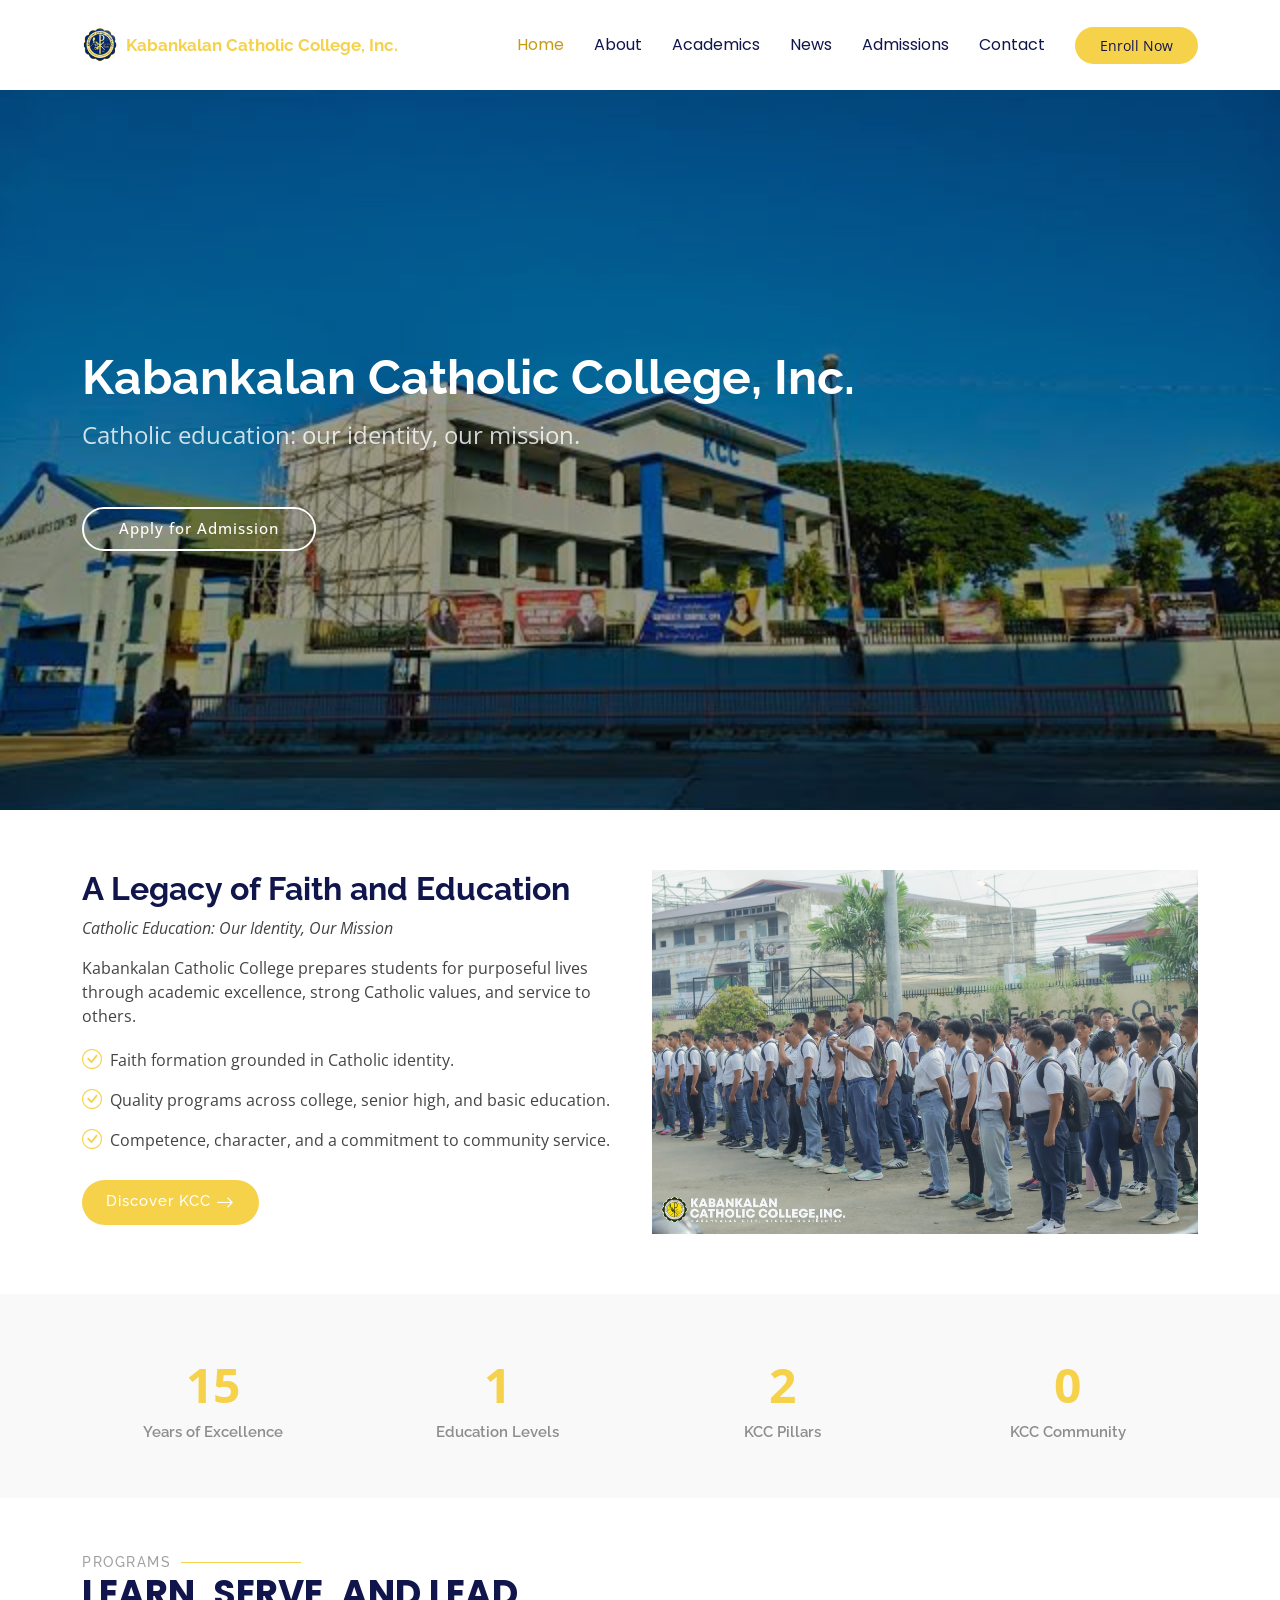
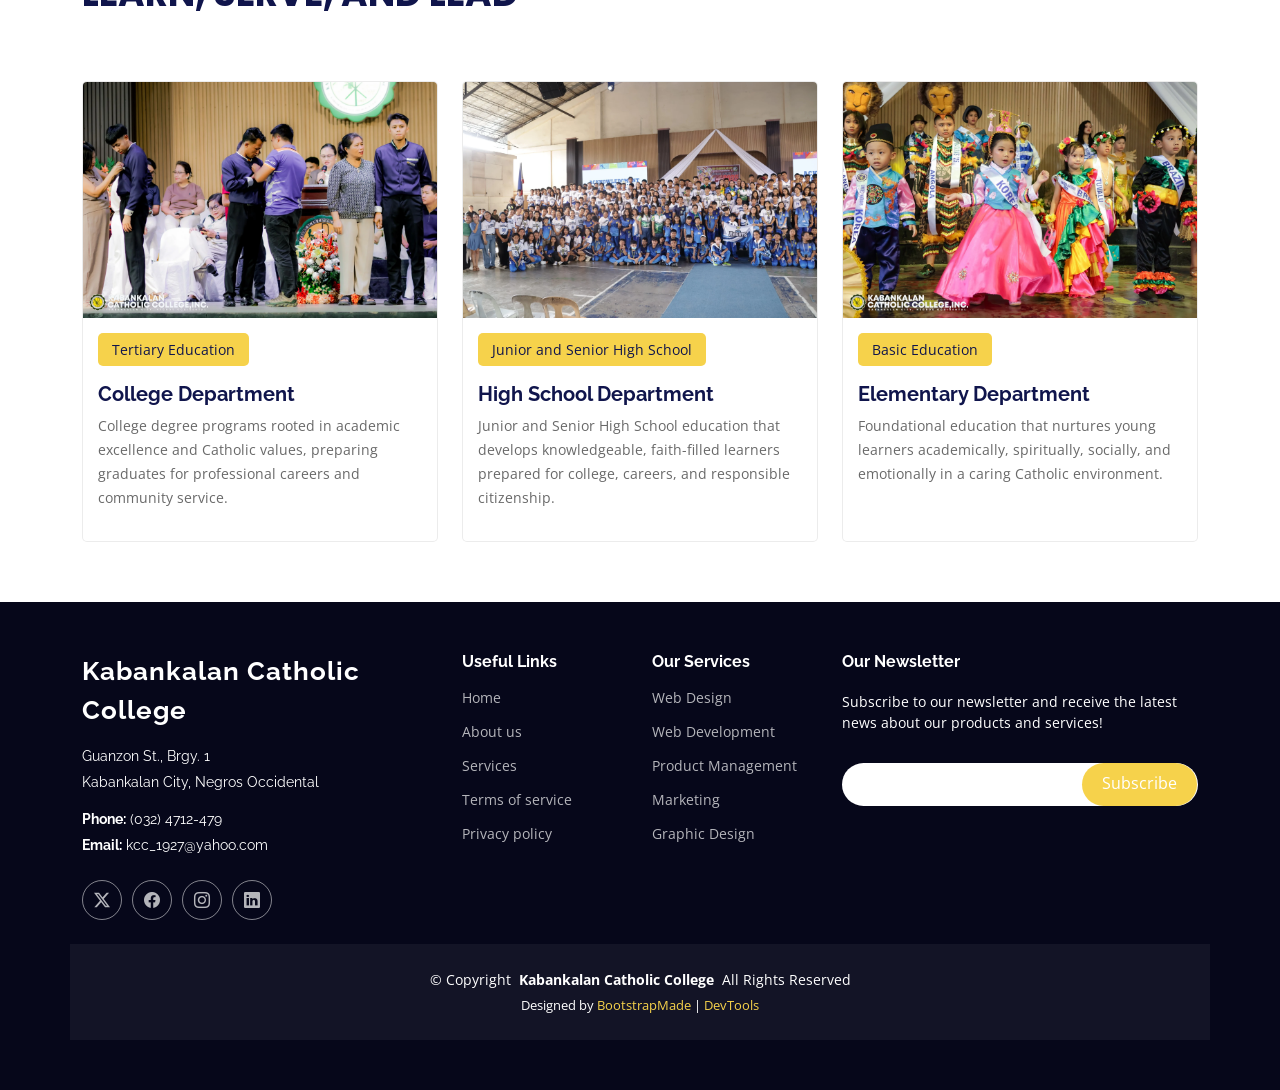
<file: index.html>
<!DOCTYPE html>
<html lang="en">

<head>
  <meta charset="utf-8">
  <meta content="width=device-width, initial-scale=1.0" name="viewport">
  <title>Kabankalan Catholic College, Inc.</title>
  <meta name="description" content="">
  <meta name="keywords" content="">

  <!-- Favicons -->
  <link href="assets/img/kcc/kcc-logo.png" rel="icon">
  <link href="assets/img/apple-touch-icon.png" rel="apple-touch-icon">

  <!-- Fonts -->
  <link href="https://fonts.googleapis.com" rel="preconnect">
  <link href="https://fonts.gstatic.com" rel="preconnect" crossorigin>
  <link href="https://fonts.googleapis.com/css2?family=Open+Sans:ital,wght@0,300;0,400;0,500;0,600;0,700;0,800;1,300;1,400;1,500;1,600;1,700;1,800&family=Poppins:ital,wght@0,100;0,200;0,300;0,400;0,500;0,600;0,700;0,800;0,900;1,100;1,200;1,300;1,400;1,500;1,600;1,700;1,800;1,900&family=Raleway:ital,wght@0,100;0,200;0,300;0,400;0,500;0,600;0,700;0,800;0,900;1,100;1,200;1,300;1,400;1,500;1,600;1,700;1,800;1,900&display=swap" rel="stylesheet">

  <!-- Vendor CSS Files -->
  <link href="assets/vendor/bootstrap/css/bootstrap.min.css" rel="stylesheet">
  <link href="assets/vendor/bootstrap-icons/bootstrap-icons.css" rel="stylesheet">
  <link href="assets/vendor/aos/aos.css" rel="stylesheet">
  <link href="assets/vendor/glightbox/css/glightbox.min.css" rel="stylesheet">
  <link href="assets/vendor/swiper/swiper-bundle.min.css" rel="stylesheet">

  <!-- Main CSS File -->
  <link href="assets/css/main.css" rel="stylesheet">

  <!-- =======================================================
  * Template Name: Mentor
  * Template URL: https://bootstrapmade.com/mentor-free-education-bootstrap-theme/
  * Updated: Jul 07 2025 with Bootstrap v5.3.7
  * Author: BootstrapMade.com
  * License: https://bootstrapmade.com/license/
  ======================================================== -->
</head>

<body class="index-page">

  <header id="header" class="header d-flex align-items-center sticky-top">
    <div class="container-fluid container-xl position-relative d-flex align-items-center">

      <a href="index.html" class="logo d-flex align-items-center me-auto">
        <img src="assets/img/kcc/kcc-logo.png" alt="Kabankalan Catholic College logo">
        <h1 class="sitename">Kabankalan Catholic College, Inc.</h1>
      </a>

      <nav id="navmenu" class="navmenu">
        <ul>
          <li><a href="index.html" class="active">Home<br></a></li>
          <li><a href="about.html">About</a></li>
          <li><a href="courses.html">Academics</a></li>
          <li><a href="trainers.html">News</a></li>
          <li><a href="events.html">Admissions</a></li>
          <li><a href="contact.html">Contact</a></li>
        </ul>
        <i class="mobile-nav-toggle d-xl-none bi bi-list"></i>
      </nav>

      <a class="btn-getstarted" href="https://kcc.wela.ph" target="_blank" rel="noopener">Enroll Now</a>

    </div>
  </header>

  <main class="main">

    <!-- Hero Section -->
    <section id="hero" class="hero section dark-background">

      <img src="assets/img/kcc/bg.png" alt="Kabankalan Catholic College academic event" data-aos="fade-in">

      <div class="container">
        <h2 data-aos="fade-up" data-aos-delay="100">Kabankalan Catholic College, Inc.</h2>
        <p data-aos="fade-up" data-aos-delay="200">Catholic education: our identity, our mission.</p>
        <div class="d-flex mt-4" data-aos="fade-up" data-aos-delay="300">
          <a href="https://kcc.wela.ph" target="_blank" rel="noopener" class="btn-get-started">Apply for Admission</a>
        </div>
      </div>

    </section><!-- /Hero Section -->

    <!-- About Section -->
    <section id="about" class="about section">

      <div class="container">

        <div class="row gy-4">

          <div class="col-lg-6 order-1 order-lg-2" data-aos="fade-up" data-aos-delay="100">
            <img src="assets/img/kcc/criminology-rites.webp" class="img-fluid" alt="KCC academic and community event">
          </div>

          <div class="col-lg-6 order-2 order-lg-1 content" data-aos="fade-up" data-aos-delay="200">
            <h3>A Legacy of Faith and Education</h3>
            <p class="fst-italic">
              Catholic Education: Our Identity, Our Mission
            </p>
            <p>
              Kabankalan Catholic College prepares students for purposeful lives through academic excellence, strong Catholic values, and service to others.
            </p>
            <ul>
              <li><i class="bi bi-check-circle"></i> <span>Faith formation grounded in Catholic identity.</span></li>
              <li><i class="bi bi-check-circle"></i> <span>Quality programs across college, senior high, and basic education.</span></li>
              <li><i class="bi bi-check-circle"></i> <span>Competence, character, and a commitment to community service.</span></li>
            </ul>
            <a href="about.html" class="read-more"><span>Discover KCC</span><i class="bi bi-arrow-right"></i></a>
          </div>

        </div>

      </div>

    </section><!-- /About Section -->

    <!-- Counts Section -->
    <section id="counts" class="section counts light-background">

      <div class="container" data-aos="fade-up" data-aos-delay="100">

        <div class="row gy-4">

          <div class="col-lg-3 col-md-6">
            <div class="stats-item text-center w-100 h-100">
              <span data-purecounter-start="0" data-purecounter-end="32" data-purecounter-duration="1" class="purecounter"></span>
              <p>Years of Excellence</p>
            </div>
          </div><!-- End Stats Item -->

          <div class="col-lg-3 col-md-6">
            <div class="stats-item text-center w-100 h-100">
              <span data-purecounter-start="0" data-purecounter-end="3" data-purecounter-duration="1" class="purecounter"></span>
              <p>Education Levels</p>
            </div>
          </div><!-- End Stats Item -->

          <div class="col-lg-3 col-md-6">
            <div class="stats-item text-center w-100 h-100">
              <span data-purecounter-start="0" data-purecounter-end="4" data-purecounter-duration="1" class="purecounter"></span>
              <p>KCC Pillars</p>
            </div>
          </div><!-- End Stats Item -->

          <div class="col-lg-3 col-md-6">
            <div class="stats-item text-center w-100 h-100">
              <span data-purecounter-start="0" data-purecounter-end="1" data-purecounter-duration="1" class="purecounter"></span>
              <p>KCC Community</p>
            </div>
          </div><!-- End Stats Item -->

        </div>

      </div>

    </section><!-- /Counts Section -->

    <!-- Courses Section -->
    <section id="courses" class="courses section">

      <!-- Section Title -->
      <div class="container section-title" data-aos="fade-up">
        <h2>Programs</h2>
        <p>Learn, Serve, and Lead</p>
      </div><!-- End Section Title -->

      <div class="container">

        <div class="row">

          <div class="col-lg-4 col-md-6 d-flex align-items-stretch" data-aos="zoom-in" data-aos-delay="100">
            <div class="course-item">
              <img src="assets/img/kcc/cmat-pinning.webp" class="img-fluid" alt="KCC College Department">
              <div class="course-content">
                <div class="d-flex justify-content-between align-items-center mb-3">
                  <p class="category">Tertiary Education</p>
                </div>

                <h3><a href="courses.html">College Department</a></h3>
                <p class="description">College degree programs rooted in academic excellence and Catholic values, preparing graduates for professional careers and community service.</p>
              </div>
            </div>
          </div> <!-- End Course Item-->

          <div class="col-lg-4 col-md-6 d-flex align-items-stretch mt-4 mt-md-0" data-aos="zoom-in" data-aos-delay="200">
            <div class="course-item">
              <img src="assets/img/kcc/image.png" class="img-fluid" alt="KCC High School Department">
              <div class="course-content">
                <div class="d-flex justify-content-between align-items-center mb-3">
                  <p class="category">Junior and Senior High School</p>
                </div>

                <h3><a href="courses.html">High School Department</a></h3>
                <p class="description">Junior and Senior High School education that develops knowledgeable, faith-filled learners prepared for college, careers, and responsible citizenship.</p>
              </div>
            </div>
          </div> <!-- End Course Item-->

          <div class="col-lg-4 col-md-6 d-flex align-items-stretch mt-4 mt-lg-0" data-aos="zoom-in" data-aos-delay="300">
            <div class="course-item">
              <img src="assets/img/course/elem.png" class="img-fluid" alt="KCC Elementary Department">
              <div class="course-content">
                <div class="d-flex justify-content-between align-items-center mb-3">
                  <p class="category">Basic Education</p>
                </div>

                <h3><a href="courses.html">Elementary Department</a></h3>
                <p class="description">Foundational education that nurtures young learners academically, spiritually, socially, and emotionally in a caring Catholic environment.</p>
              </div>
            </div>
          </div> <!-- End Course Item-->

        </div>

      </div>

    </section><!-- /Courses Section -->

  </main>

  <footer id="footer" class="footer position-relative light-background">

    <div class="container footer-top">
      <div class="row gy-4">
        <div class="col-lg-4 col-md-6 footer-about">
          <a href="index.html" class="logo d-flex align-items-center">
            <span class="sitename">Kabankalan Catholic College</span>
          </a>
          <div class="footer-contact pt-3">
            <p>Guanzon St., Brgy. 1</p>
            <p>Kabankalan City, Negros Occidental</p>
            <p class="mt-3"><strong>Phone:</strong> <span>(032) 4712-479</span></p>
            <p><strong>Email:</strong> <span>kcc_1927@yahoo.com</span></p>
          </div>
          <div class="social-links d-flex mt-4">
            <a href=""><i class="bi bi-twitter-x"></i></a>
            <a href=""><i class="bi bi-facebook"></i></a>
            <a href=""><i class="bi bi-instagram"></i></a>
            <a href=""><i class="bi bi-linkedin"></i></a>
          </div>
        </div>

        <div class="col-lg-2 col-md-3 footer-links">
          <h4>Useful Links</h4>
          <ul>
            <li><a href="#">Home</a></li>
            <li><a href="#">About us</a></li>
            <li><a href="#">Services</a></li>
            <li><a href="#">Terms of service</a></li>
            <li><a href="#">Privacy policy</a></li>
          </ul>
        </div>

        <div class="col-lg-2 col-md-3 footer-links">
          <h4>Our Services</h4>
          <ul>
            <li><a href="#">Web Design</a></li>
            <li><a href="#">Web Development</a></li>
            <li><a href="#">Product Management</a></li>
            <li><a href="#">Marketing</a></li>
            <li><a href="#">Graphic Design</a></li>
          </ul>
        </div>

        <div class="col-lg-4 col-md-12 footer-newsletter">
          <h4>Our Newsletter</h4>
          <p>Subscribe to our newsletter and receive the latest news about our products and services!</p>
          <form action="#" method="post" class="email-form">
            <div class="newsletter-form"><input type="email" name="email"><input type="submit" value="Subscribe"></div>
            <div class="loading">Loading</div>
            <div class="error-message"></div>
            <div class="sent-message">Your subscription request has been sent. Thank you!</div>
          </form>
        </div>

      </div>
    </div>

    <div class="container copyright text-center mt-4">
      <p>© <span>Copyright</span> <strong class="px-1 sitename">Kabankalan Catholic College</strong> <span>All Rights Reserved</span></p>
      <div class="credits">
        <!-- All the links in the footer should remain intact. -->
        <!-- You can delete the links only if you've purchased the pro version. -->
        <!-- Licensing information: https://bootstrapmade.com/license/ -->
        Designed by <a href="https://bootstrapmade.com/">BootstrapMade</a> | <a href="https://bootstrapmade.com/tools/">DevTools</a>
      </div>
    </div>

  </footer>

  <!-- Scroll Top -->
  <a href="#" id="scroll-top" class="scroll-top d-flex align-items-center justify-content-center"><i class="bi bi-arrow-up-short"></i></a>

  <!-- Preloader -->
  <div id="preloader"></div>

  <!-- Vendor JS Files -->
  <script src="assets/vendor/bootstrap/js/bootstrap.bundle.min.js"></script>
  <script src="assets/vendor/aos/aos.js"></script>
  <script src="assets/vendor/glightbox/js/glightbox.min.js"></script>
  <script src="assets/vendor/purecounter/purecounter_vanilla.js"></script>
  <script src="assets/vendor/swiper/swiper-bundle.min.js"></script>

  <!-- Main JS File -->
  <script src="assets/js/main.js"></script>

</body>

</html>
</file>
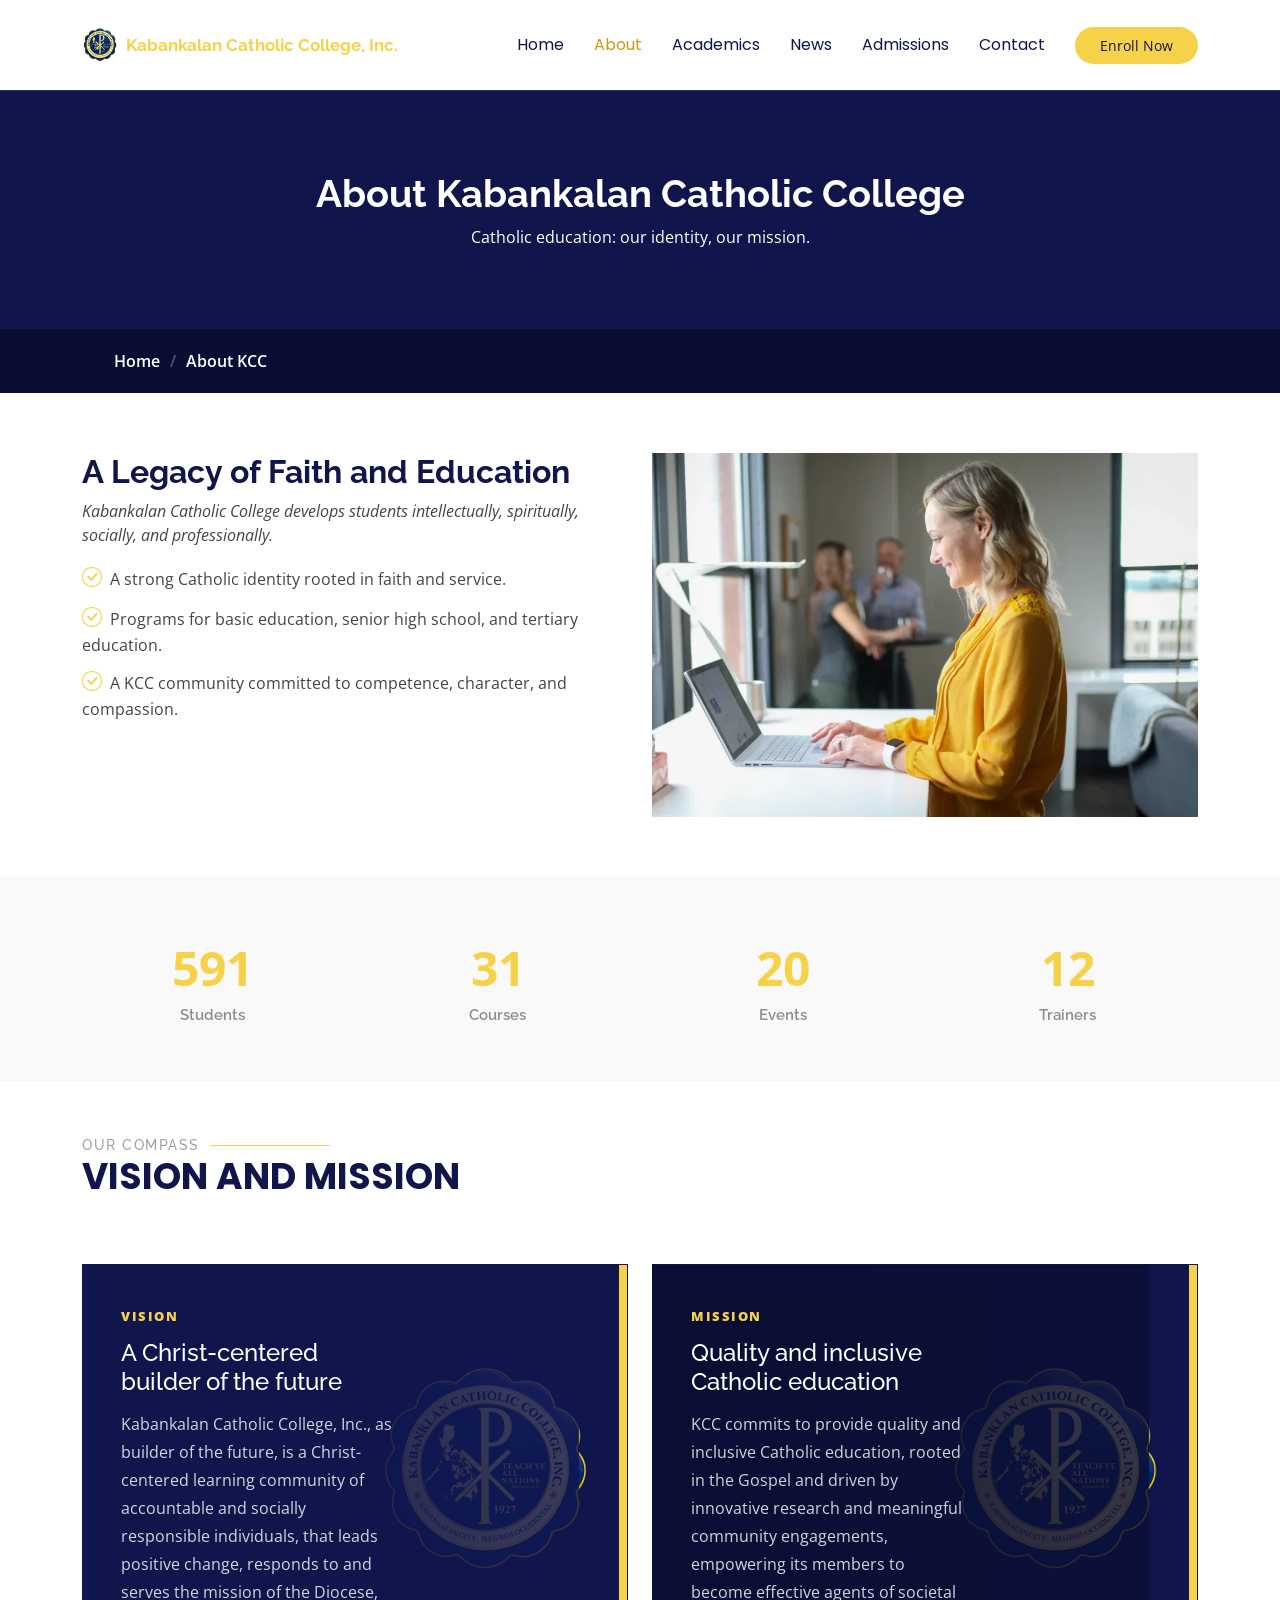
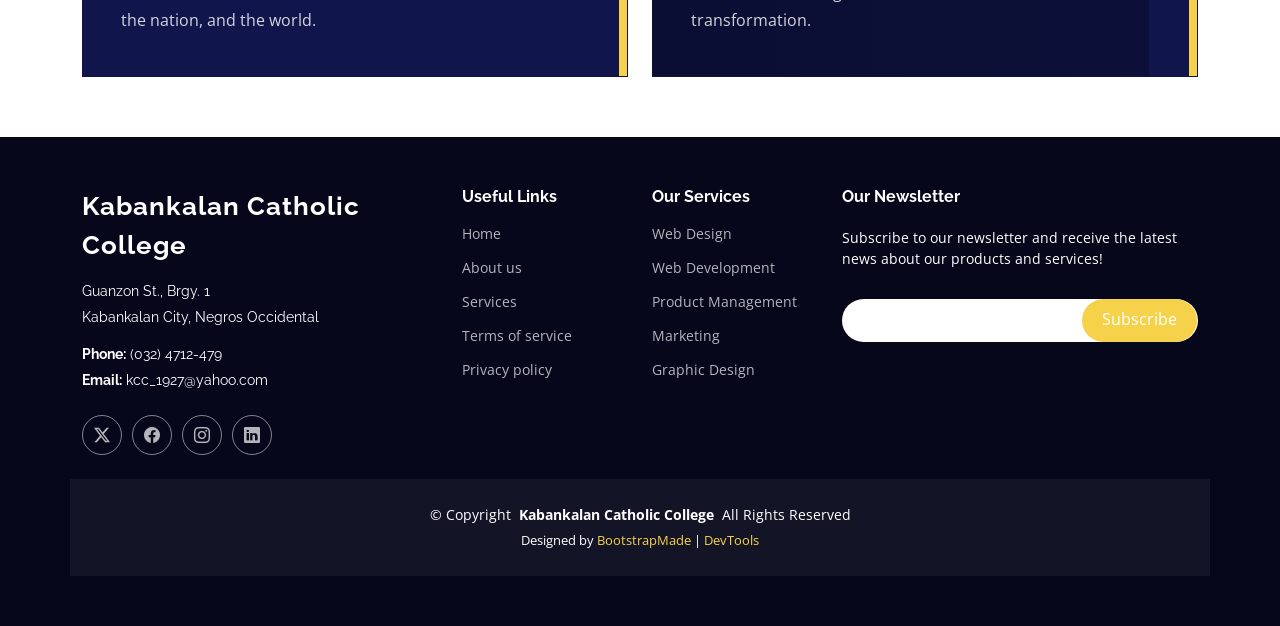
<file: about.html>
<!DOCTYPE html>
<html lang="en">

<head>
  <meta charset="utf-8">
  <meta content="width=device-width, initial-scale=1.0" name="viewport">
  <title>About KCC - Kabankalan Catholic College</title>
  <meta name="description" content="">
  <meta name="keywords" content="">

  <!-- Favicons -->
  <link href="assets/img/kcc/kcc-logo.png" rel="icon">
  <link href="assets/img/apple-touch-icon.png" rel="apple-touch-icon">

  <!-- Fonts -->
  <link href="https://fonts.googleapis.com" rel="preconnect">
  <link href="https://fonts.gstatic.com" rel="preconnect" crossorigin>
  <link href="https://fonts.googleapis.com/css2?family=Open+Sans:ital,wght@0,300;0,400;0,500;0,600;0,700;0,800;1,300;1,400;1,500;1,600;1,700;1,800&family=Poppins:ital,wght@0,100;0,200;0,300;0,400;0,500;0,600;0,700;0,800;0,900;1,100;1,200;1,300;1,400;1,500;1,600;1,700;1,800;1,900&family=Raleway:ital,wght@0,100;0,200;0,300;0,400;0,500;0,600;0,700;0,800;0,900;1,100;1,200;1,300;1,400;1,500;1,600;1,700;1,800;1,900&display=swap" rel="stylesheet">

  <!-- Vendor CSS Files -->
  <link href="assets/vendor/bootstrap/css/bootstrap.min.css" rel="stylesheet">
  <link href="assets/vendor/bootstrap-icons/bootstrap-icons.css" rel="stylesheet">
  <link href="assets/vendor/aos/aos.css" rel="stylesheet">
  <link href="assets/vendor/glightbox/css/glightbox.min.css" rel="stylesheet">
  <link href="assets/vendor/swiper/swiper-bundle.min.css" rel="stylesheet">

  <!-- Main CSS File -->
  <link href="assets/css/main.css" rel="stylesheet">

  <!-- =======================================================
  * Template Name: Mentor
  * Template URL: https://bootstrapmade.com/mentor-free-education-bootstrap-theme/
  * Updated: Jul 07 2025 with Bootstrap v5.3.7
  * Author: BootstrapMade.com
  * License: https://bootstrapmade.com/license/
  ======================================================== -->
</head>

<body class="about-page">

  <header id="header" class="header d-flex align-items-center sticky-top">
    <div class="container-fluid container-xl position-relative d-flex align-items-center">

      <a href="index.html" class="logo d-flex align-items-center me-auto">
        <img src="assets/img/kcc/kcc-logo.png" alt="Kabankalan Catholic College logo">
        <h1 class="sitename">Kabankalan Catholic College, Inc.</h1>
      </a>

      <nav id="navmenu" class="navmenu">
        <ul>
          <li><a href="index.html">Home<br></a></li>
          <li><a href="about.html" class="active">About</a></li>
          <li><a href="courses.html">Academics</a></li>
          <li><a href="trainers.html">News</a></li>
          <li><a href="events.html">Admissions</a></li>
          <li><a href="contact.html">Contact</a></li>
        </ul>
        <i class="mobile-nav-toggle d-xl-none bi bi-list"></i>
      </nav>

      <a class="btn-getstarted" href="https://kcc.wela.ph" target="_blank" rel="noopener">Enroll Now</a>

    </div>
  </header>

  <main class="main">

    <!-- Page Title -->
    <div class="page-title" data-aos="fade">
      <div class="heading">
        <div class="container">
          <div class="row d-flex justify-content-center text-center">
            <div class="col-lg-8">
              <h1>About Kabankalan Catholic College</h1>
              <p class="mb-0">Catholic education: our identity, our mission.</p>
            </div>
          </div>
        </div>
      </div>
      <nav class="breadcrumbs">
        <div class="container">
          <ol>
            <li><a href="index.html">Home</a></li>
            <li class="current">About KCC</li>
          </ol>
        </div>
      </nav>
    </div><!-- End Page Title -->

    <!-- About Us Section -->
    <section id="about-us" class="section about-us">

      <div class="container">

        <div class="row gy-4">

          <div class="col-lg-6 order-1 order-lg-2" data-aos="fade-up" data-aos-delay="100">
            <img src="assets/img/about/about-1.webp" class="img-fluid" alt="">
          </div>

          <div class="col-lg-6 order-2 order-lg-1 content" data-aos="fade-up" data-aos-delay="200">
            <h3>A Legacy of Faith and Education</h3>
            <p class="fst-italic">
              Kabankalan Catholic College develops students intellectually, spiritually, socially, and professionally.
            </p>
            <ul>
              <li><i class="bi bi-check-circle"></i> <span>A strong Catholic identity rooted in faith and service.</span></li>
              <li><i class="bi bi-check-circle"></i> <span>Programs for basic education, senior high school, and tertiary education.</span></li>
              <li><i class="bi bi-check-circle"></i> <span>A KCC community committed to competence, character, and compassion.</span></li>
            </ul>
          </div>

        </div>

      </div>

    </section><!-- /About Us Section -->

    <!-- Counts Section -->
    <section id="counts" class="section counts light-background">

      <div class="container" data-aos="fade-up" data-aos-delay="100">

        <div class="row gy-4">

          <div class="col-lg-3 col-md-6">
            <div class="stats-item text-center w-100 h-100">
              <span data-purecounter-start="0" data-purecounter-end="1232" data-purecounter-duration="1" class="purecounter"></span>
              <p>Students</p>
            </div>
          </div><!-- End Stats Item -->

          <div class="col-lg-3 col-md-6">
            <div class="stats-item text-center w-100 h-100">
              <span data-purecounter-start="0" data-purecounter-end="64" data-purecounter-duration="1" class="purecounter"></span>
              <p>Courses</p>
            </div>
          </div><!-- End Stats Item -->

          <div class="col-lg-3 col-md-6">
            <div class="stats-item text-center w-100 h-100">
              <span data-purecounter-start="0" data-purecounter-end="42" data-purecounter-duration="1" class="purecounter"></span>
              <p>Events</p>
            </div>
          </div><!-- End Stats Item -->

          <div class="col-lg-3 col-md-6">
            <div class="stats-item text-center w-100 h-100">
              <span data-purecounter-start="0" data-purecounter-end="24" data-purecounter-duration="1" class="purecounter"></span>
              <p>Trainers</p>
            </div>
          </div><!-- End Stats Item -->

        </div>

      </div>

    </section><!-- /Counts Section -->

    <!-- Vision and Mission Section -->
    <section id="vision-mission" class="vision-mission section">

      <div class="container section-title" data-aos="fade-up">
        <h2>Our Compass</h2>
        <p>Vision and Mission</p>
      </div>

      <div class="container" data-aos="fade-up" data-aos-delay="100">
        <div class="row gy-4">

          <div class="col-lg-6">
            <article class="kcc-principle principle-vision">
              <div class="principle-content">
                <span class="principle-label">Vision</span>
                <h3>A Christ-centered builder of the future</h3>
                <p>Kabankalan Catholic College, Inc., as builder of the future, is a Christ-centered learning community of accountable and socially responsible individuals, that leads positive change, responds to and serves the mission of the Diocese, the nation, and the world.</p>
              </div>
            </article>
          </div>

          <div class="col-lg-6">
            <article class="kcc-principle principle-mission">
              <div class="principle-content">
                <span class="principle-label">Mission</span>
                <h3>Quality and inclusive Catholic education</h3>
                <p>KCC commits to provide quality and inclusive Catholic education, rooted in the Gospel and driven by innovative research and meaningful community engagements, empowering its members to become effective agents of societal transformation.</p>
              </div>
            </article>
          </div>

        </div>
      </div>

    </section><!-- /Vision and Mission Section -->

  </main>

  <footer id="footer" class="footer position-relative light-background">

    <div class="container footer-top">
      <div class="row gy-4">
        <div class="col-lg-4 col-md-6 footer-about">
          <a href="index.html" class="logo d-flex align-items-center">
            <span class="sitename">Kabankalan Catholic College</span>
          </a>
          <div class="footer-contact pt-3">
            <p>Guanzon St., Brgy. 1</p>
            <p>Kabankalan City, Negros Occidental</p>
            <p class="mt-3"><strong>Phone:</strong> <span>(032) 4712-479</span></p>
            <p><strong>Email:</strong> <span>kcc_1927@yahoo.com</span></p>
          </div>
          <div class="social-links d-flex mt-4">
            <a href=""><i class="bi bi-twitter-x"></i></a>
            <a href=""><i class="bi bi-facebook"></i></a>
            <a href=""><i class="bi bi-instagram"></i></a>
            <a href=""><i class="bi bi-linkedin"></i></a>
          </div>
        </div>

        <div class="col-lg-2 col-md-3 footer-links">
          <h4>Useful Links</h4>
          <ul>
            <li><a href="#">Home</a></li>
            <li><a href="#">About us</a></li>
            <li><a href="#">Services</a></li>
            <li><a href="#">Terms of service</a></li>
            <li><a href="#">Privacy policy</a></li>
          </ul>
        </div>

        <div class="col-lg-2 col-md-3 footer-links">
          <h4>Our Services</h4>
          <ul>
            <li><a href="#">Web Design</a></li>
            <li><a href="#">Web Development</a></li>
            <li><a href="#">Product Management</a></li>
            <li><a href="#">Marketing</a></li>
            <li><a href="#">Graphic Design</a></li>
          </ul>
        </div>

        <div class="col-lg-4 col-md-12 footer-newsletter">
          <h4>Our Newsletter</h4>
          <p>Subscribe to our newsletter and receive the latest news about our products and services!</p>
          <form action="#" method="post" class="email-form">
            <div class="newsletter-form"><input type="email" name="email"><input type="submit" value="Subscribe"></div>
            <div class="loading">Loading</div>
            <div class="error-message"></div>
            <div class="sent-message">Your subscription request has been sent. Thank you!</div>
          </form>
        </div>

      </div>
    </div>

    <div class="container copyright text-center mt-4">
      <p>© <span>Copyright</span> <strong class="px-1 sitename">Kabankalan Catholic College</strong> <span>All Rights Reserved</span></p>
      <div class="credits">
        <!-- All the links in the footer should remain intact. -->
        <!-- You can delete the links only if you've purchased the pro version. -->
        <!-- Licensing information: https://bootstrapmade.com/license/ -->
        Designed by <a href="https://bootstrapmade.com/">BootstrapMade</a> | <a href="https://bootstrapmade.com/tools/">DevTools</a>
      </div>
    </div>

  </footer>

  <!-- Scroll Top -->
  <a href="#" id="scroll-top" class="scroll-top d-flex align-items-center justify-content-center"><i class="bi bi-arrow-up-short"></i></a>

  <!-- Preloader -->
  <div id="preloader"></div>

  <!-- Vendor JS Files -->
  <script src="assets/vendor/bootstrap/js/bootstrap.bundle.min.js"></script>
  <script src="assets/vendor/aos/aos.js"></script>
  <script src="assets/vendor/glightbox/js/glightbox.min.js"></script>
  <script src="assets/vendor/purecounter/purecounter_vanilla.js"></script>
  <script src="assets/vendor/swiper/swiper-bundle.min.js"></script>

  <!-- Main JS File -->
  <script src="assets/js/main.js"></script>

</body>

</html>
</file>
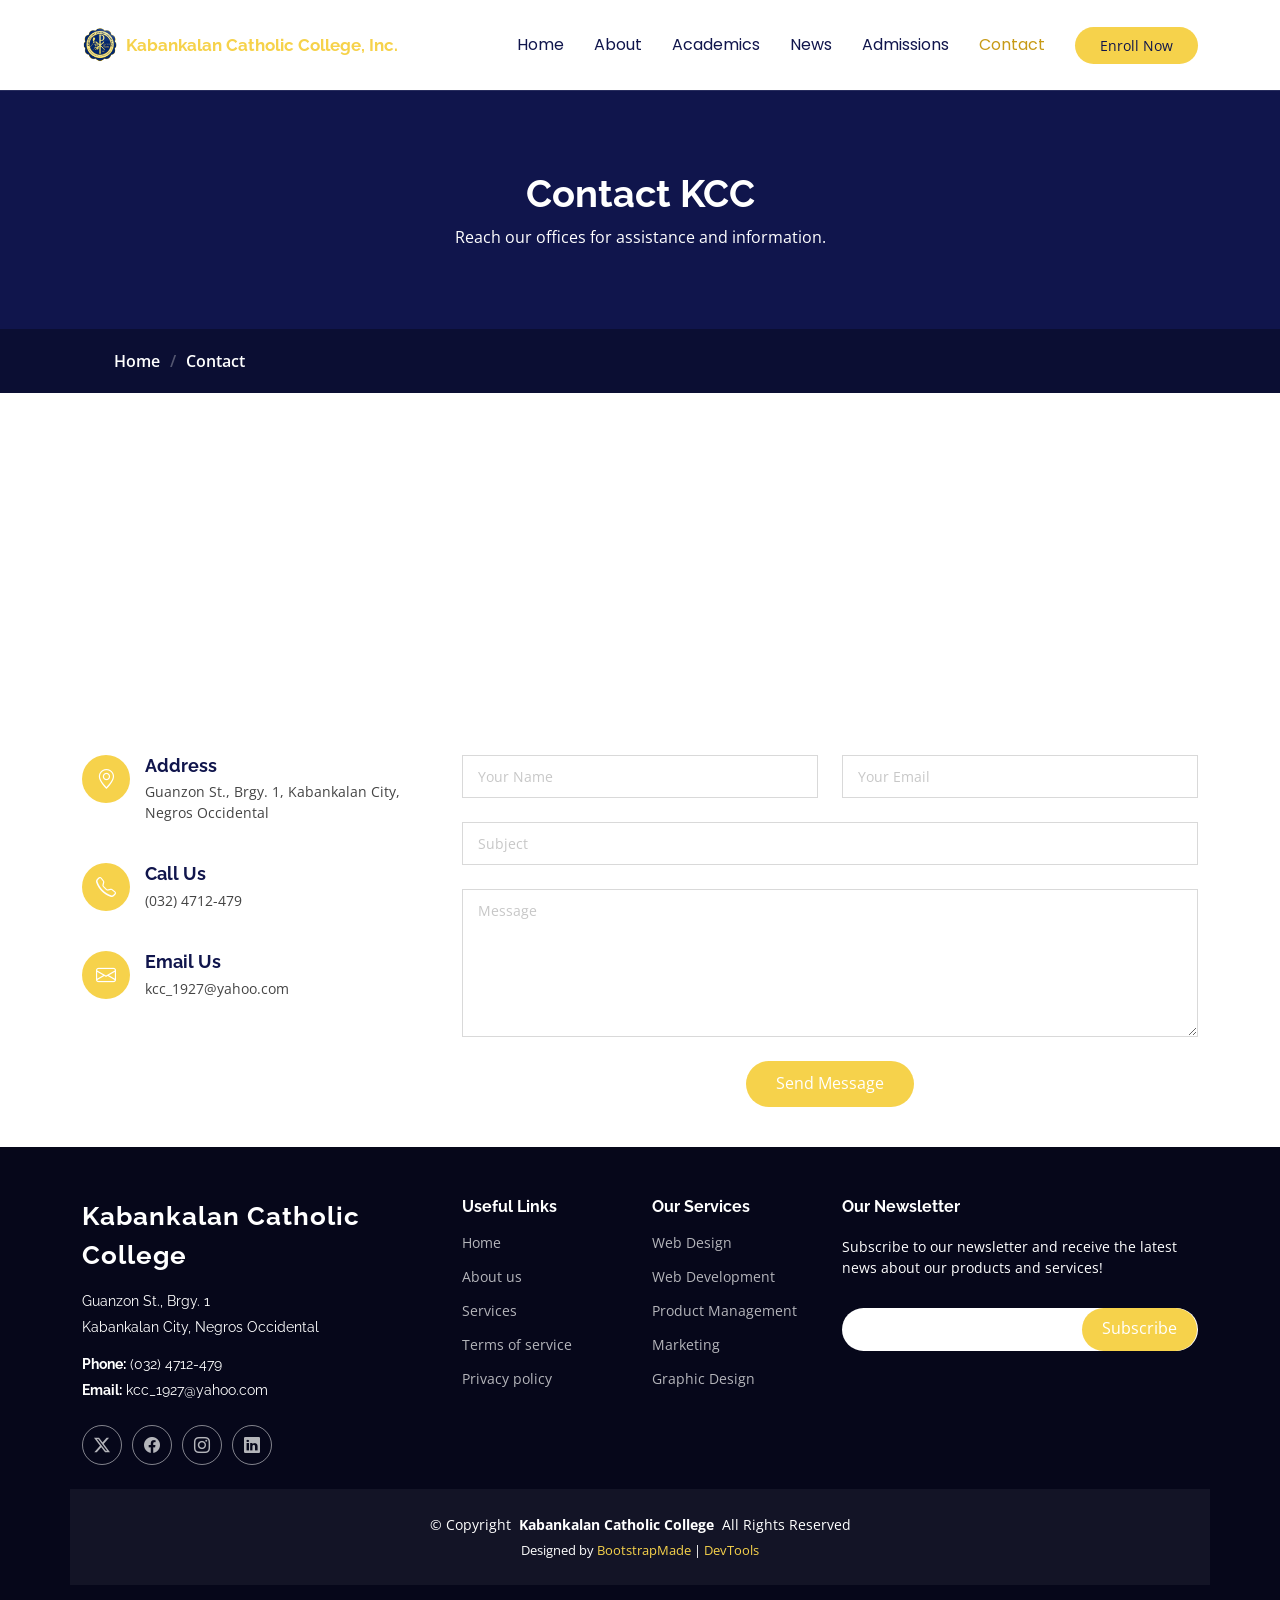
<file: contact.html>
<!DOCTYPE html>
<html lang="en">

<head>
  <meta charset="utf-8">
  <meta content="width=device-width, initial-scale=1.0" name="viewport">
  <title>Contact - Kabankalan Catholic College</title>
  <meta name="description" content="">
  <meta name="keywords" content="">

  <!-- Favicons -->
  <link href="assets/img/kcc/kcc-logo.png" rel="icon">
  <link href="assets/img/apple-touch-icon.png" rel="apple-touch-icon">

  <!-- Fonts -->
  <link href="https://fonts.googleapis.com" rel="preconnect">
  <link href="https://fonts.gstatic.com" rel="preconnect" crossorigin>
  <link
    href="https://fonts.googleapis.com/css2?family=Open+Sans:ital,wght@0,300;0,400;0,500;0,600;0,700;0,800;1,300;1,400;1,500;1,600;1,700;1,800&family=Poppins:ital,wght@0,100;0,200;0,300;0,400;0,500;0,600;0,700;0,800;0,900;1,100;1,200;1,300;1,400;1,500;1,600;1,700;1,800;1,900&family=Raleway:ital,wght@0,100;0,200;0,300;0,400;0,500;0,600;0,700;0,800;0,900;1,100;1,200;1,300;1,400;1,500;1,600;1,700;1,800;1,900&display=swap"
    rel="stylesheet">

  <!-- Vendor CSS Files -->
  <link href="assets/vendor/bootstrap/css/bootstrap.min.css" rel="stylesheet">
  <link href="assets/vendor/bootstrap-icons/bootstrap-icons.css" rel="stylesheet">
  <link href="assets/vendor/aos/aos.css" rel="stylesheet">
  <link href="assets/vendor/glightbox/css/glightbox.min.css" rel="stylesheet">
  <link href="assets/vendor/swiper/swiper-bundle.min.css" rel="stylesheet">

  <!-- Main CSS File -->
  <link href="assets/css/main.css" rel="stylesheet">

  <!-- =======================================================
  * Template Name: Mentor
  * Template URL: https://bootstrapmade.com/mentor-free-education-bootstrap-theme/
  * Updated: Jul 07 2025 with Bootstrap v5.3.7
  * Author: BootstrapMade.com
  * License: https://bootstrapmade.com/license/
  ======================================================== -->
</head>

<body class="contact-page">

  <header id="header" class="header d-flex align-items-center sticky-top">
    <div class="container-fluid container-xl position-relative d-flex align-items-center">

      <a href="index.html" class="logo d-flex align-items-center me-auto">
        <img src="assets/img/kcc/kcc-logo.png" alt="Kabankalan Catholic College logo">
        <h1 class="sitename">Kabankalan Catholic College, Inc.</h1>
      </a>

      <nav id="navmenu" class="navmenu">
        <ul>
          <li><a href="index.html">Home<br></a></li>
          <li><a href="about.html">About</a></li>
          <li><a href="courses.html">Academics</a></li>
          <li><a href="trainers.html">News</a></li>
          <li><a href="events.html">Admissions</a></li>
          <li><a href="contact.html" class="active">Contact</a></li>
        </ul>
        <i class="mobile-nav-toggle d-xl-none bi bi-list"></i>
      </nav>

      <a class="btn-getstarted" href="https://kcc.wela.ph" target="_blank" rel="noopener">Enroll Now</a>

    </div>
  </header>

  <main class="main">

    <!-- Page Title -->
    <div class="page-title" data-aos="fade">
      <div class="heading">
        <div class="container">
          <div class="row d-flex justify-content-center text-center">
            <div class="col-lg-8">
              <h1>Contact KCC</h1>
              <p class="mb-0">Reach our offices for assistance and information.</p>
            </div>
          </div>
        </div>
      </div>
      <nav class="breadcrumbs">
        <div class="container">
          <ol>
            <li><a href="index.html">Home</a></li>
            <li class="current">Contact</li>
          </ol>
        </div>
      </nav>
    </div><!-- End Page Title -->

    <!-- Contact Section -->
    <section id="contact" class="contact section">

      <div class="mb-5" data-aos="fade-up" data-aos-delay="200">
        <iframe style="border:0; width: 100%; height: 300px;"
          src="https://www.google.com/maps/embed?pb=!1m14!1m8!1m3!1d48389.78314118045!2d-74.006138!3d40.710059!3m2!1i1024!2i768!4f13.1!3m3!1m2!1s0x89c25a22a3bda30d%3A0xb89d1fe6bc499443!2sDowntown%20Conference%20Center!5e0!3m2!1sen!2sus!4v1676961268712!5m2!1sen!2sus"
          frameborder="0" allowfullscreen="" loading="lazy" referrerpolicy="no-referrer-when-downgrade"></iframe>
      </div><!-- End Google Maps -->

      <div class="container" data-aos="fade-up" data-aos-delay="100">

        <div class="row gy-4">

          <div class="col-lg-4">
            <div class="info-item d-flex" data-aos="fade-up" data-aos-delay="300">
              <i class="bi bi-geo-alt flex-shrink-0"></i>
              <div>
                <h3>Address</h3>
                <p>Guanzon St., Brgy. 1, Kabankalan City, Negros Occidental</p>
              </div>
            </div><!-- End Info Item -->

            <div class="info-item d-flex" data-aos="fade-up" data-aos-delay="400">
              <i class="bi bi-telephone flex-shrink-0"></i>
              <div>
                <h3>Call Us</h3>
                <p>(032) 4712-479</p>
              </div>
            </div><!-- End Info Item -->

            <div class="info-item d-flex" data-aos="fade-up" data-aos-delay="500">
              <i class="bi bi-envelope flex-shrink-0"></i>
              <div>
                <h3>Email Us</h3>
                <p>kcc_1927@yahoo.com</p>
              </div>
            </div><!-- End Info Item -->

          </div>

          <div class="col-lg-8">
            <form action="#" method="post" class="email-form" data-aos="fade-up" data-aos-delay="200">
              <div class="row gy-4">

                <div class="col-md-6">
                  <input type="text" name="name" class="form-control" placeholder="Your Name" required="">
                </div>

                <div class="col-md-6 ">
                  <input type="email" class="form-control" name="email" placeholder="Your Email" required="">
                </div>

                <div class="col-md-12">
                  <input type="text" class="form-control" name="subject" placeholder="Subject" required="">
                </div>

                <div class="col-md-12">
                  <textarea class="form-control" name="message" rows="6" placeholder="Message" required=""></textarea>
                </div>

                <div class="col-md-12 text-center">
                  <div class="loading">Loading</div>
                  <div class="error-message"></div>
                  <div class="sent-message">Your message has been sent. Thank you!</div>

                  <button type="submit">Send Message</button>
                </div>

              </div>
            </form>
          </div><!-- End Contact Form -->

        </div>

      </div>

    </section><!-- /Contact Section -->

  </main>

  <footer id="footer" class="footer position-relative light-background">

    <div class="container footer-top">
      <div class="row gy-4">
        <div class="col-lg-4 col-md-6 footer-about">
          <a href="index.html" class="logo d-flex align-items-center">
            <span class="sitename">Kabankalan Catholic College</span>
          </a>
          <div class="footer-contact pt-3">
            <p>Guanzon St., Brgy. 1</p>
            <p>Kabankalan City, Negros Occidental</p>
            <p class="mt-3"><strong>Phone:</strong> <span>(032) 4712-479</span></p>
            <p><strong>Email:</strong> <span>kcc_1927@yahoo.com</span></p>
          </div>
          <div class="social-links d-flex mt-4">
            <a href=""><i class="bi bi-twitter-x"></i></a>
            <a href=""><i class="bi bi-facebook"></i></a>
            <a href=""><i class="bi bi-instagram"></i></a>
            <a href=""><i class="bi bi-linkedin"></i></a>
          </div>
        </div>

        <div class="col-lg-2 col-md-3 footer-links">
          <h4>Useful Links</h4>
          <ul>
            <li><a href="#">Home</a></li>
            <li><a href="#">About us</a></li>
            <li><a href="#">Services</a></li>
            <li><a href="#">Terms of service</a></li>
            <li><a href="#">Privacy policy</a></li>
          </ul>
        </div>

        <div class="col-lg-2 col-md-3 footer-links">
          <h4>Our Services</h4>
          <ul>
            <li><a href="#">Web Design</a></li>
            <li><a href="#">Web Development</a></li>
            <li><a href="#">Product Management</a></li>
            <li><a href="#">Marketing</a></li>
            <li><a href="#">Graphic Design</a></li>
          </ul>
        </div>

        <div class="col-lg-4 col-md-12 footer-newsletter">
          <h4>Our Newsletter</h4>
          <p>Subscribe to our newsletter and receive the latest news about our products and services!</p>
          <form action="#" method="post" class="email-form">
            <div class="newsletter-form"><input type="email" name="email"><input type="submit" value="Subscribe"></div>
            <div class="loading">Loading</div>
            <div class="error-message"></div>
            <div class="sent-message">Your subscription request has been sent. Thank you!</div>
          </form>
        </div>

      </div>
    </div>

    <div class="container copyright text-center mt-4">
      <p>© <span>Copyright</span> <strong class="px-1 sitename">Kabankalan Catholic College</strong> <span>All Rights Reserved</span></p>
      <div class="credits">
        <!-- All the links in the footer should remain intact. -->
        <!-- You can delete the links only if you've purchased the pro version. -->
        <!-- Licensing information: https://bootstrapmade.com/license/ -->
        Designed by <a href="https://bootstrapmade.com/">BootstrapMade</a> | <a
          href="https://bootstrapmade.com/tools/">DevTools</a>
      </div>
    </div>

  </footer>

  <!-- Scroll Top -->
  <a href="#" id="scroll-top" class="scroll-top d-flex align-items-center justify-content-center"><i
      class="bi bi-arrow-up-short"></i></a>

  <!-- Preloader -->
  <div id="preloader"></div>

  <!-- Vendor JS Files -->
  <script src="assets/vendor/bootstrap/js/bootstrap.bundle.min.js"></script>
  <script src="assets/vendor/aos/aos.js"></script>
  <script src="assets/vendor/glightbox/js/glightbox.min.js"></script>
  <script src="assets/vendor/purecounter/purecounter_vanilla.js"></script>
  <script src="assets/vendor/swiper/swiper-bundle.min.js"></script>

  <!-- Main JS File -->
  <script src="assets/js/main.js"></script>

</body>

</html>
</file>
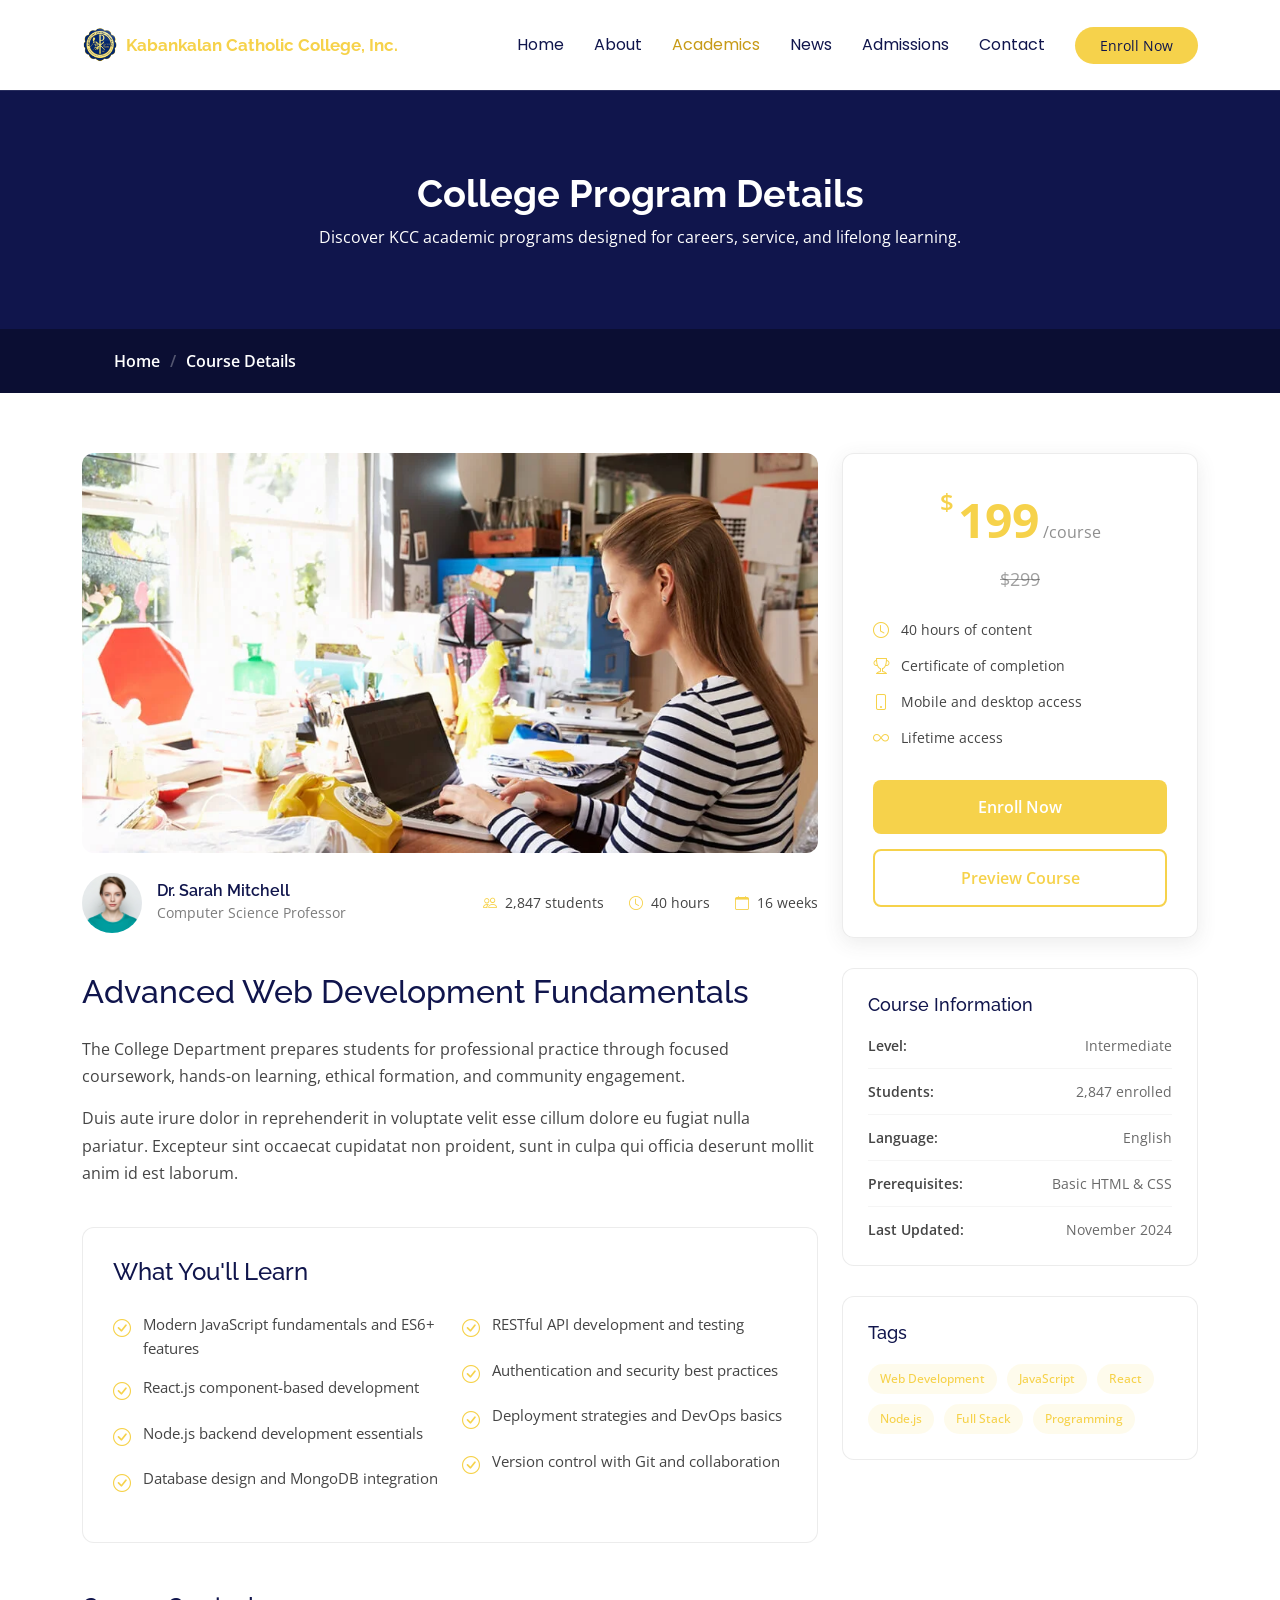
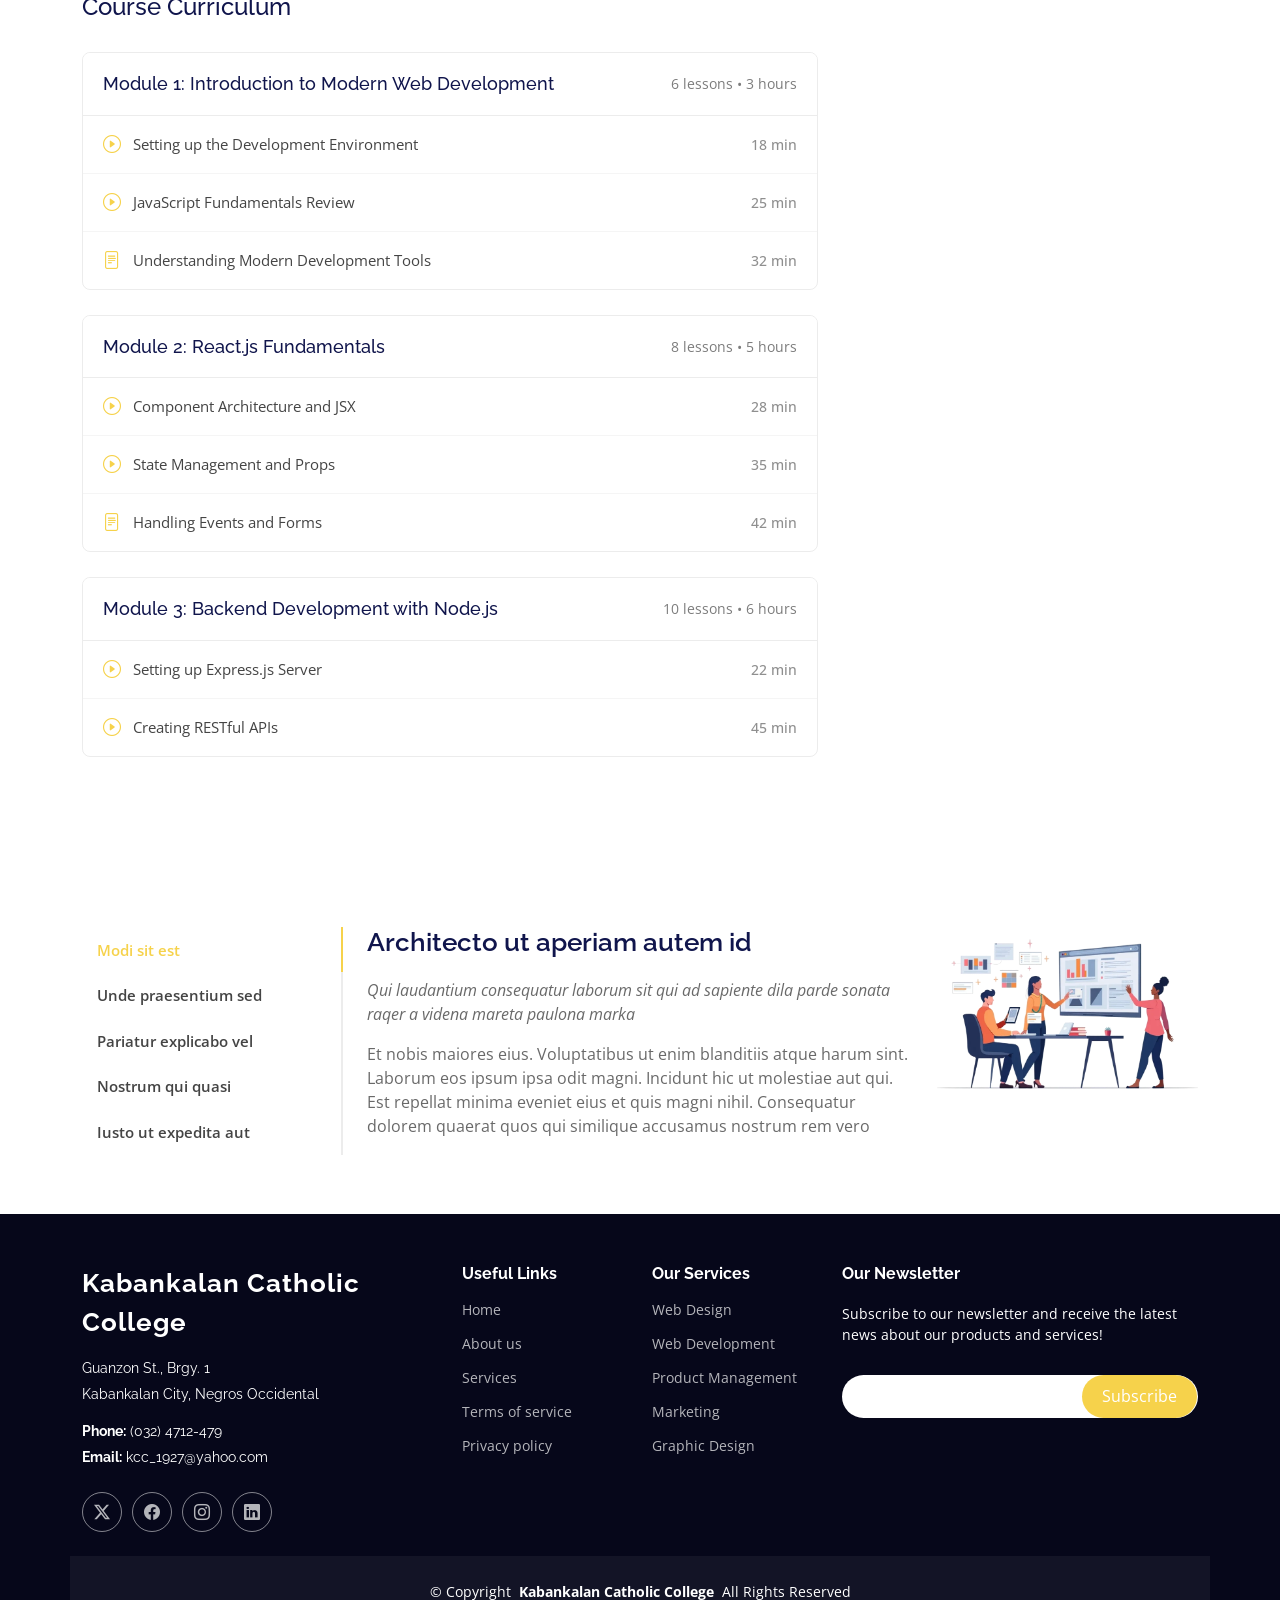
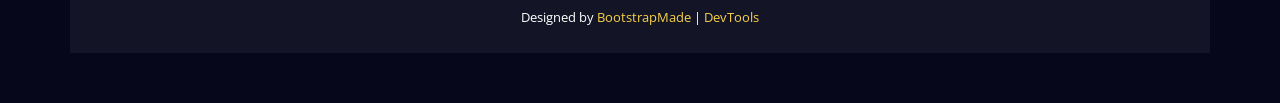
<file: course-details.html>
<!DOCTYPE html>
<html lang="en">

<head>
  <meta charset="utf-8">
  <meta content="width=device-width, initial-scale=1.0" name="viewport">
  <title>College Program Details - Kabankalan Catholic College</title>
  <meta name="description" content="">
  <meta name="keywords" content="">

  <!-- Favicons -->
  <link href="assets/img/kcc/kcc-logo.png" rel="icon">
  <link href="assets/img/apple-touch-icon.png" rel="apple-touch-icon">

  <!-- Fonts -->
  <link href="https://fonts.googleapis.com" rel="preconnect">
  <link href="https://fonts.gstatic.com" rel="preconnect" crossorigin>
  <link href="https://fonts.googleapis.com/css2?family=Open+Sans:ital,wght@0,300;0,400;0,500;0,600;0,700;0,800;1,300;1,400;1,500;1,600;1,700;1,800&family=Poppins:ital,wght@0,100;0,200;0,300;0,400;0,500;0,600;0,700;0,800;0,900;1,100;1,200;1,300;1,400;1,500;1,600;1,700;1,800;1,900&family=Raleway:ital,wght@0,100;0,200;0,300;0,400;0,500;0,600;0,700;0,800;0,900;1,100;1,200;1,300;1,400;1,500;1,600;1,700;1,800;1,900&display=swap" rel="stylesheet">

  <!-- Vendor CSS Files -->
  <link href="assets/vendor/bootstrap/css/bootstrap.min.css" rel="stylesheet">
  <link href="assets/vendor/bootstrap-icons/bootstrap-icons.css" rel="stylesheet">
  <link href="assets/vendor/aos/aos.css" rel="stylesheet">
  <link href="assets/vendor/glightbox/css/glightbox.min.css" rel="stylesheet">
  <link href="assets/vendor/swiper/swiper-bundle.min.css" rel="stylesheet">

  <!-- Main CSS File -->
  <link href="assets/css/main.css" rel="stylesheet">

  <!-- =======================================================
  * Template Name: Mentor
  * Template URL: https://bootstrapmade.com/mentor-free-education-bootstrap-theme/
  * Updated: Jul 07 2025 with Bootstrap v5.3.7
  * Author: BootstrapMade.com
  * License: https://bootstrapmade.com/license/
  ======================================================== -->
</head>

<body class="course-details-page">

  <header id="header" class="header d-flex align-items-center sticky-top">
    <div class="container-fluid container-xl position-relative d-flex align-items-center">

      <a href="index.html" class="logo d-flex align-items-center me-auto">
        <img src="assets/img/kcc/kcc-logo.png" alt="Kabankalan Catholic College logo">
        <h1 class="sitename">Kabankalan Catholic College, Inc.</h1>
      </a>

      <nav id="navmenu" class="navmenu">
        <ul>
          <li><a href="index.html">Home<br></a></li>
          <li><a href="about.html">About</a></li>
          <li><a href="courses.html" class="active">Academics</a></li>
          <li><a href="trainers.html">News</a></li>
          <li><a href="events.html">Admissions</a></li>
          <li><a href="contact.html">Contact</a></li>
        </ul>
        <i class="mobile-nav-toggle d-xl-none bi bi-list"></i>
      </nav>

      <a class="btn-getstarted" href="https://kcc.wela.ph" target="_blank" rel="noopener">Enroll Now</a>

    </div>
  </header>

  <main class="main">

    <!-- Page Title -->
    <div class="page-title" data-aos="fade">
      <div class="heading">
        <div class="container">
          <div class="row d-flex justify-content-center text-center">
            <div class="col-lg-8">
              <h1>College Program Details</h1>
              <p class="mb-0">Discover KCC academic programs designed for careers, service, and lifelong learning.</p>
            </div>
          </div>
        </div>
      </div>
      <nav class="breadcrumbs">
        <div class="container">
          <ol>
            <li><a href="index.html">Home</a></li>
            <li class="current">Course Details</li>
          </ol>
        </div>
      </nav>
    </div><!-- End Page Title -->

    <!-- Course Details Section -->
    <section id="course-details" class="course-details section">

      <div class="container" data-aos="fade-up" data-aos-delay="100">

        <div class="row">
          <div class="col-lg-8">

            <!-- Course Header -->
            <div class="course-header" data-aos="fade-up" data-aos-delay="200">
              <div class="course-image">
                <img src="assets/img/course/course-details-1.webp" alt="Course Image" class="img-fluid">
              </div>
              <div class="course-meta">
                <div class="instructor">
                  <img src="assets/img/person/person-f-3.webp" alt="Instructor" class="instructor-avatar">
                  <div class="instructor-info">
                    <h6>Dr. Sarah Mitchell</h6>
                    <span>Computer Science Professor</span>
                  </div>
                </div>
                <div class="course-stats">
                  <div class="stat-item">
                    <i class="bi bi-people"></i>
                    <span>2,847 students</span>
                  </div>
                  <div class="stat-item">
                    <i class="bi bi-clock"></i>
                    <span>40 hours</span>
                  </div>
                  <div class="stat-item">
                    <i class="bi bi-calendar"></i>
                    <span>16 weeks</span>
                  </div>
                </div>
              </div>
            </div><!-- End Course Header -->

            <!-- Course Content -->
            <div class="course-content" data-aos="fade-up" data-aos-delay="300">
              <h2>Advanced Web Development Fundamentals</h2>

              <div class="course-description">
                <p>The College Department prepares students for professional practice through focused coursework, hands-on learning, ethical formation, and community engagement.</p>

                <p>Duis aute irure dolor in reprehenderit in voluptate velit esse cillum dolore eu fugiat nulla pariatur. Excepteur sint occaecat cupidatat non proident, sunt in culpa qui officia deserunt mollit anim id est laborum.</p>
              </div>

              <div class="what-you-learn">
                <h3>What You'll Learn</h3>
                <div class="row">
                  <div class="col-md-6">
                    <ul class="learn-list">
                      <li><i class="bi bi-check-circle"></i>Modern JavaScript fundamentals and ES6+ features</li>
                      <li><i class="bi bi-check-circle"></i>React.js component-based development</li>
                      <li><i class="bi bi-check-circle"></i>Node.js backend development essentials</li>
                      <li><i class="bi bi-check-circle"></i>Database design and MongoDB integration</li>
                    </ul>
                  </div>
                  <div class="col-md-6">
                    <ul class="learn-list">
                      <li><i class="bi bi-check-circle"></i>RESTful API development and testing</li>
                      <li><i class="bi bi-check-circle"></i>Authentication and security best practices</li>
                      <li><i class="bi bi-check-circle"></i>Deployment strategies and DevOps basics</li>
                      <li><i class="bi bi-check-circle"></i>Version control with Git and collaboration</li>
                    </ul>
                  </div>
                </div>
              </div>

            </div><!-- End Course Content -->

            <!-- Course Curriculum -->
            <div class="course-curriculum" data-aos="fade-up" data-aos-delay="400">
              <h3>Course Curriculum</h3>

              <div class="curriculum-section">
                <div class="section-header">
                  <h4>Module 1: Introduction to Modern Web Development</h4>
                  <span class="lessons-count">6 lessons • 3 hours</span>
                </div>
                <div class="lessons">
                  <div class="lesson-item">
                    <div class="lesson-info">
                      <i class="bi bi-play-circle"></i>
                      <span>Setting up the Development Environment</span>
                    </div>
                    <span class="lesson-duration">18 min</span>
                  </div>
                  <div class="lesson-item">
                    <div class="lesson-info">
                      <i class="bi bi-play-circle"></i>
                      <span>JavaScript Fundamentals Review</span>
                    </div>
                    <span class="lesson-duration">25 min</span>
                  </div>
                  <div class="lesson-item">
                    <div class="lesson-info">
                      <i class="bi bi-file-text"></i>
                      <span>Understanding Modern Development Tools</span>
                    </div>
                    <span class="lesson-duration">32 min</span>
                  </div>
                </div>
              </div>

              <div class="curriculum-section">
                <div class="section-header">
                  <h4>Module 2: React.js Fundamentals</h4>
                  <span class="lessons-count">8 lessons • 5 hours</span>
                </div>
                <div class="lessons">
                  <div class="lesson-item">
                    <div class="lesson-info">
                      <i class="bi bi-play-circle"></i>
                      <span>Component Architecture and JSX</span>
                    </div>
                    <span class="lesson-duration">28 min</span>
                  </div>
                  <div class="lesson-item">
                    <div class="lesson-info">
                      <i class="bi bi-play-circle"></i>
                      <span>State Management and Props</span>
                    </div>
                    <span class="lesson-duration">35 min</span>
                  </div>
                  <div class="lesson-item">
                    <div class="lesson-info">
                      <i class="bi bi-file-text"></i>
                      <span>Handling Events and Forms</span>
                    </div>
                    <span class="lesson-duration">42 min</span>
                  </div>
                </div>
              </div>

              <div class="curriculum-section">
                <div class="section-header">
                  <h4>Module 3: Backend Development with Node.js</h4>
                  <span class="lessons-count">10 lessons • 6 hours</span>
                </div>
                <div class="lessons">
                  <div class="lesson-item">
                    <div class="lesson-info">
                      <i class="bi bi-play-circle"></i>
                      <span>Setting up Express.js Server</span>
                    </div>
                    <span class="lesson-duration">22 min</span>
                  </div>
                  <div class="lesson-item">
                    <div class="lesson-info">
                      <i class="bi bi-play-circle"></i>
                      <span>Creating RESTful APIs</span>
                    </div>
                    <span class="lesson-duration">45 min</span>
                  </div>
                </div>
              </div>

            </div><!-- End Course Curriculum -->

          </div>

          <div class="col-lg-4">

            <!-- Course Sidebar -->
            <div class="course-sidebar" data-aos="fade-up" data-aos-delay="200">

              <!-- Pricing Card -->
              <div class="pricing-card">
                <div class="price">
                  <span class="currency">$</span>
                  <span class="amount">199</span>
                  <span class="period">/course</span>
                </div>
                <div class="original-price">$299</div>

                <div class="course-features">
                  <div class="feature">
                    <i class="bi bi-clock"></i>
                    <span>40 hours of content</span>
                  </div>
                  <div class="feature">
                    <i class="bi bi-trophy"></i>
                    <span>Certificate of completion</span>
                  </div>
                  <div class="feature">
                    <i class="bi bi-phone"></i>
                    <span>Mobile and desktop access</span>
                  </div>
                  <div class="feature">
                    <i class="bi bi-infinity"></i>
                    <span>Lifetime access</span>
                  </div>
                </div>

                <button class="btn-enroll">Enroll Now</button>
                <button class="btn-preview">Preview Course</button>
              </div><!-- End Pricing Card -->

              <!-- Course Info -->
              <div class="course-info-card">
                <h4>Course Information</h4>
                <div class="info-item">
                  <span class="label">Level:</span>
                  <span class="value">Intermediate</span>
                </div>
                <div class="info-item">
                  <span class="label">Students:</span>
                  <span class="value">2,847 enrolled</span>
                </div>
                <div class="info-item">
                  <span class="label">Language:</span>
                  <span class="value">English</span>
                </div>
                <div class="info-item">
                  <span class="label">Prerequisites:</span>
                  <span class="value">Basic HTML &amp; CSS</span>
                </div>
                <div class="info-item">
                  <span class="label">Last Updated:</span>
                  <span class="value">November 2024</span>
                </div>
              </div><!-- End Course Info -->

              <!-- Tags -->
              <div class="course-tags">
                <h4>Tags</h4>
                <div class="tags-list">
                  <span class="tag">Web Development</span>
                  <span class="tag">JavaScript</span>
                  <span class="tag">React</span>
                  <span class="tag">Node.js</span>
                  <span class="tag">Full Stack</span>
                  <span class="tag">Programming</span>
                </div>
              </div><!-- End Tags -->

            </div><!-- End Course Sidebar -->

          </div>

        </div>

      </div>

    </section><!-- /Course Details Section -->

    <!-- Tabs Section -->
    <section id="tabs" class="tabs section">

      <div class="container" data-aos="fade-up" data-aos-delay="100">

        <div class="row">
          <div class="col-lg-3">
            <ul class="nav nav-tabs flex-column">
              <li class="nav-item">
                <a class="nav-link active show" data-bs-toggle="tab" href="#tab-1">Modi sit est</a>
              </li>
              <li class="nav-item">
                <a class="nav-link" data-bs-toggle="tab" href="#tab-2">Unde praesentium sed</a>
              </li>
              <li class="nav-item">
                <a class="nav-link" data-bs-toggle="tab" href="#tab-3">Pariatur explicabo vel</a>
              </li>
              <li class="nav-item">
                <a class="nav-link" data-bs-toggle="tab" href="#tab-4">Nostrum qui quasi</a>
              </li>
              <li class="nav-item">
                <a class="nav-link" data-bs-toggle="tab" href="#tab-5">Iusto ut expedita aut</a>
              </li>
            </ul>
          </div>
          <div class="col-lg-9 mt-4 mt-lg-0">
            <div class="tab-content">
              <div class="tab-pane active show" id="tab-1">
                <div class="row">
                  <div class="col-lg-8 details order-2 order-lg-1">
                    <h3>Architecto ut aperiam autem id</h3>
                    <p class="fst-italic">Qui laudantium consequatur laborum sit qui ad sapiente dila parde sonata raqer a videna mareta paulona marka</p>
                    <p>Et nobis maiores eius. Voluptatibus ut enim blanditiis atque harum sint. Laborum eos ipsum ipsa odit magni. Incidunt hic ut molestiae aut qui. Est repellat minima eveniet eius et quis magni nihil. Consequatur dolorem quaerat quos qui similique accusamus nostrum rem vero</p>
                  </div>
                  <div class="col-lg-4 text-center order-1 order-lg-2">
                    <img src="assets/img/illustration/illustration-13.webp" alt="" class="img-fluid">
                  </div>
                </div>
              </div>
              <div class="tab-pane" id="tab-2">
                <div class="row">
                  <div class="col-lg-8 details order-2 order-lg-1">
                    <h3>Et blanditiis nemo veritatis excepturi</h3>
                    <p class="fst-italic">Qui laudantium consequatur laborum sit qui ad sapiente dila parde sonata raqer a videna mareta paulona marka</p>
                    <p>Ea ipsum voluptatem consequatur quis est. Illum error ullam omnis quia et reiciendis sunt sunt est. Non aliquid repellendus itaque accusamus eius et velit ipsa voluptates. Optio nesciunt eaque beatae accusamus lerode pakto madirna desera vafle de nideran pal</p>
                  </div>
                  <div class="col-lg-4 text-center order-1 order-lg-2">
                    <img src="assets/img/illustration/illustration-11.webp" alt="" class="img-fluid">
                  </div>
                </div>
              </div>
              <div class="tab-pane" id="tab-3">
                <div class="row">
                  <div class="col-lg-8 details order-2 order-lg-1">
                    <h3>Impedit facilis occaecati odio neque aperiam sit</h3>
                    <p class="fst-italic">Eos voluptatibus quo. Odio similique illum id quidem non enim fuga. Qui natus non sunt dicta dolor et. In asperiores velit quaerat perferendis aut</p>
                    <p>Iure officiis odit rerum. Harum sequi eum illum corrupti culpa veritatis quisquam. Neque necessitatibus illo rerum eum ut. Commodi ipsam minima molestiae sed laboriosam a iste odio. Earum odit nesciunt fugiat sit ullam. Soluta et harum voluptatem optio quae</p>
                  </div>
                  <div class="col-lg-4 text-center order-1 order-lg-2">
                    <img src="assets/img/illustration/illustration-14.webp" alt="" class="img-fluid">
                  </div>
                </div>
              </div>
              <div class="tab-pane" id="tab-4">
                <div class="row">
                  <div class="col-lg-8 details order-2 order-lg-1">
                    <h3>Fuga dolores inventore laboriosam ut est accusamus laboriosam dolore</h3>
                    <p class="fst-italic">Totam aperiam accusamus. Repellat consequuntur iure voluptas iure porro quis delectus</p>
                    <p>Eaque consequuntur consequuntur libero expedita in voluptas. Nostrum ipsam necessitatibus aliquam fugiat debitis quis velit. Eum ex maxime error in consequatur corporis atque. Eligendi asperiores sed qui veritatis aperiam quia a laborum inventore</p>
                  </div>
                  <div class="col-lg-4 text-center order-1 order-lg-2">
                    <img src="assets/img/illustration/illustration-12.webp" alt="" class="img-fluid">
                  </div>
                </div>
              </div>
              <div class="tab-pane" id="tab-5">
                <div class="row">
                  <div class="col-lg-8 details order-2 order-lg-1">
                    <h3>Est eveniet ipsam sindera pad rone matrelat sando reda</h3>
                    <p class="fst-italic">Omnis blanditiis saepe eos autem qui sunt debitis porro quia.</p>
                    <p>Exercitationem nostrum omnis. Ut reiciendis repudiandae minus. Omnis recusandae ut non quam ut quod eius qui. Ipsum quia odit vero atque qui quibusdam amet. Occaecati sed est sint aut vitae molestiae voluptate vel</p>
                  </div>
                  <div class="col-lg-4 text-center order-1 order-lg-2">
                    <img src="assets/img/illustration/illustration-10.webp" alt="" class="img-fluid">
                  </div>
                </div>
              </div>
            </div>
          </div>
        </div>

      </div>

    </section><!-- /Tabs Section -->

  </main>

  <footer id="footer" class="footer position-relative light-background">

    <div class="container footer-top">
      <div class="row gy-4">
        <div class="col-lg-4 col-md-6 footer-about">
          <a href="index.html" class="logo d-flex align-items-center">
            <span class="sitename">Kabankalan Catholic College</span>
          </a>
          <div class="footer-contact pt-3">
            <p>Guanzon St., Brgy. 1</p>
            <p>Kabankalan City, Negros Occidental</p>
            <p class="mt-3"><strong>Phone:</strong> <span>(032) 4712-479</span></p>
            <p><strong>Email:</strong> <span>kcc_1927@yahoo.com</span></p>
          </div>
          <div class="social-links d-flex mt-4">
            <a href=""><i class="bi bi-twitter-x"></i></a>
            <a href=""><i class="bi bi-facebook"></i></a>
            <a href=""><i class="bi bi-instagram"></i></a>
            <a href=""><i class="bi bi-linkedin"></i></a>
          </div>
        </div>

        <div class="col-lg-2 col-md-3 footer-links">
          <h4>Useful Links</h4>
          <ul>
            <li><a href="#">Home</a></li>
            <li><a href="#">About us</a></li>
            <li><a href="#">Services</a></li>
            <li><a href="#">Terms of service</a></li>
            <li><a href="#">Privacy policy</a></li>
          </ul>
        </div>

        <div class="col-lg-2 col-md-3 footer-links">
          <h4>Our Services</h4>
          <ul>
            <li><a href="#">Web Design</a></li>
            <li><a href="#">Web Development</a></li>
            <li><a href="#">Product Management</a></li>
            <li><a href="#">Marketing</a></li>
            <li><a href="#">Graphic Design</a></li>
          </ul>
        </div>

        <div class="col-lg-4 col-md-12 footer-newsletter">
          <h4>Our Newsletter</h4>
          <p>Subscribe to our newsletter and receive the latest news about our products and services!</p>
          <form action="#" method="post" class="email-form">
            <div class="newsletter-form"><input type="email" name="email"><input type="submit" value="Subscribe"></div>
            <div class="loading">Loading</div>
            <div class="error-message"></div>
            <div class="sent-message">Your subscription request has been sent. Thank you!</div>
          </form>
        </div>

      </div>
    </div>

    <div class="container copyright text-center mt-4">
      <p>© <span>Copyright</span> <strong class="px-1 sitename">Kabankalan Catholic College</strong> <span>All Rights Reserved</span></p>
      <div class="credits">
        <!-- All the links in the footer should remain intact. -->
        <!-- You can delete the links only if you've purchased the pro version. -->
        <!-- Licensing information: https://bootstrapmade.com/license/ -->
        Designed by <a href="https://bootstrapmade.com/">BootstrapMade</a> | <a href="https://bootstrapmade.com/tools/">DevTools</a>
      </div>
    </div>

  </footer>

  <!-- Scroll Top -->
  <a href="#" id="scroll-top" class="scroll-top d-flex align-items-center justify-content-center"><i class="bi bi-arrow-up-short"></i></a>

  <!-- Preloader -->
  <div id="preloader"></div>

  <!-- Vendor JS Files -->
  <script src="assets/vendor/bootstrap/js/bootstrap.bundle.min.js"></script>
  <script src="assets/vendor/aos/aos.js"></script>
  <script src="assets/vendor/glightbox/js/glightbox.min.js"></script>
  <script src="assets/vendor/purecounter/purecounter_vanilla.js"></script>
  <script src="assets/vendor/swiper/swiper-bundle.min.js"></script>

  <!-- Main JS File -->
  <script src="assets/js/main.js"></script>

</body>

</html>
</file>
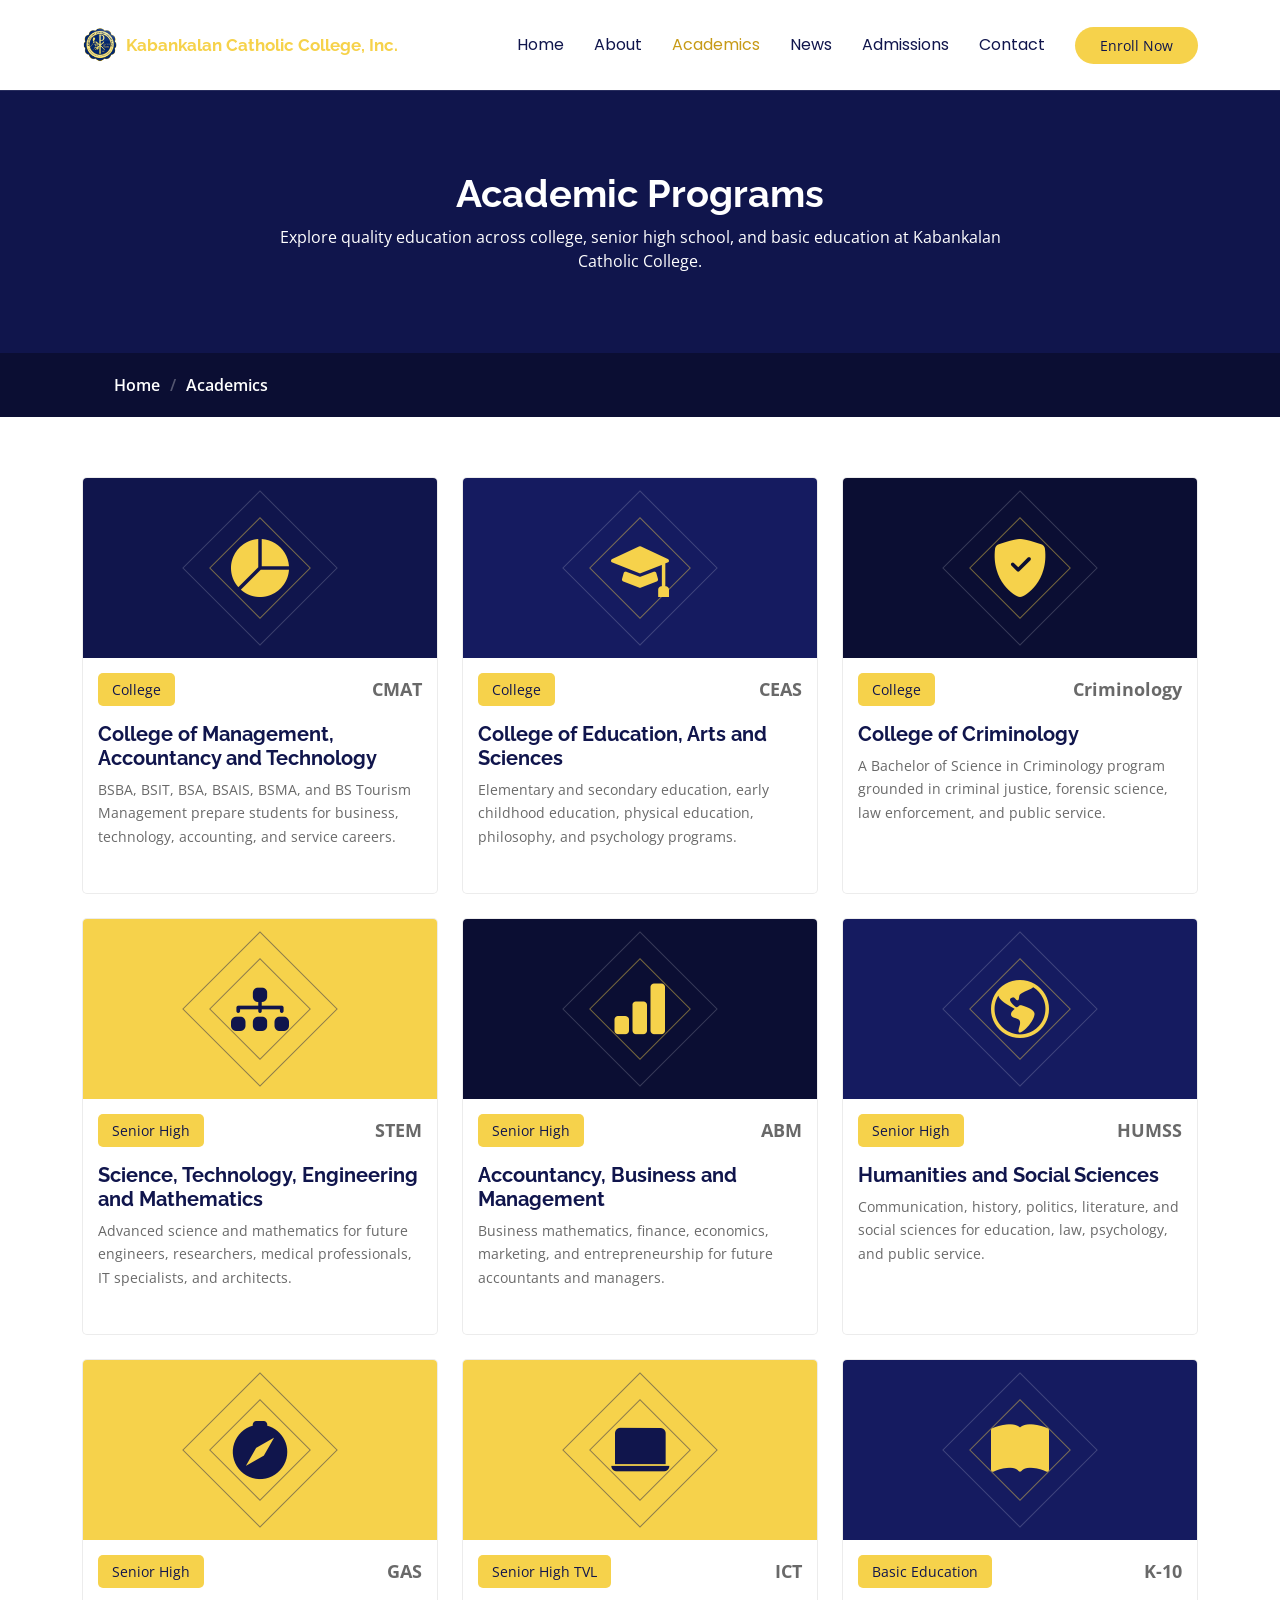
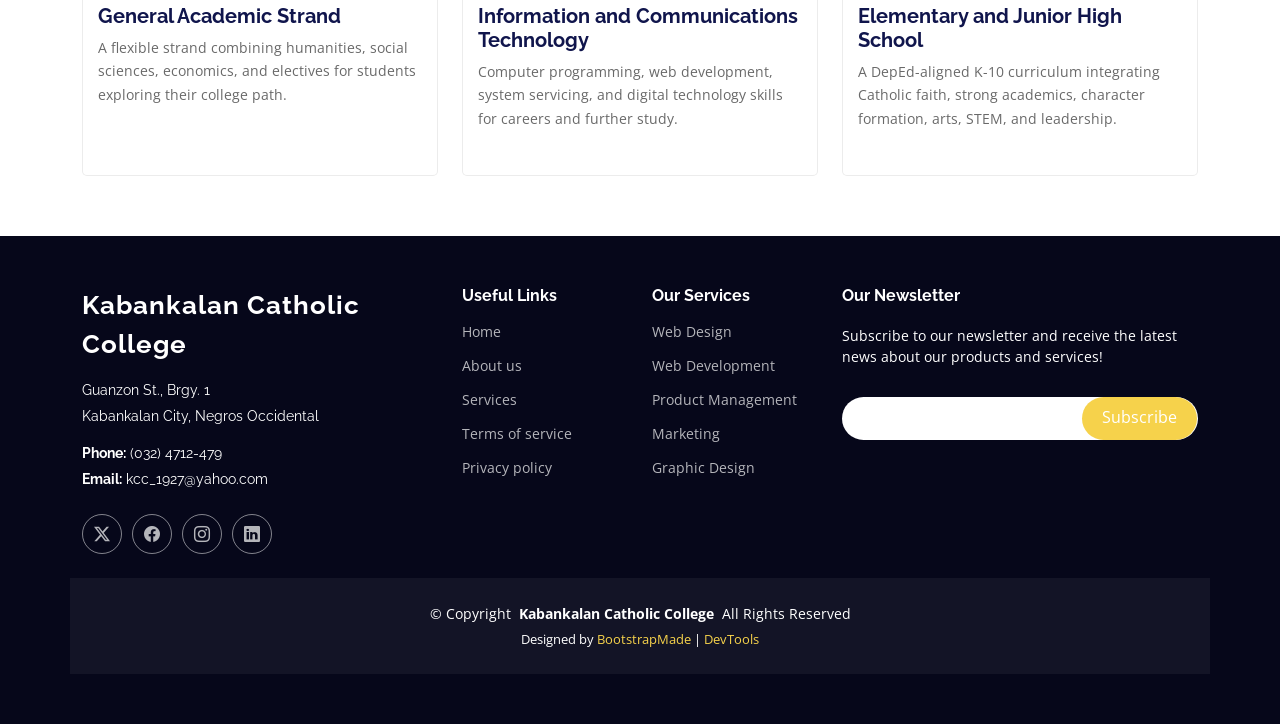
<file: courses.html>
<!DOCTYPE html>
<html lang="en">

<head>
  <meta charset="utf-8">
  <meta content="width=device-width, initial-scale=1.0" name="viewport">
  <title>Academic Programs - Kabankalan Catholic College</title>
  <meta name="description" content="">
  <meta name="keywords" content="">

  <!-- Favicons -->
  <link href="assets/img/kcc/kcc-logo.png" rel="icon">
  <link href="assets/img/apple-touch-icon.png" rel="apple-touch-icon">

  <!-- Fonts -->
  <link href="https://fonts.googleapis.com" rel="preconnect">
  <link href="https://fonts.gstatic.com" rel="preconnect" crossorigin>
  <link
    href="https://fonts.googleapis.com/css2?family=Open+Sans:ital,wght@0,300;0,400;0,500;0,600;0,700;0,800;1,300;1,400;1,500;1,600;1,700;1,800&family=Poppins:ital,wght@0,100;0,200;0,300;0,400;0,500;0,600;0,700;0,800;0,900;1,100;1,200;1,300;1,400;1,500;1,600;1,700;1,800;1,900&family=Raleway:ital,wght@0,100;0,200;0,300;0,400;0,500;0,600;0,700;0,800;0,900;1,100;1,200;1,300;1,400;1,500;1,600;1,700;1,800;1,900&display=swap"
    rel="stylesheet">

  <!-- Vendor CSS Files -->
  <link href="assets/vendor/bootstrap/css/bootstrap.min.css" rel="stylesheet">
  <link href="assets/vendor/bootstrap-icons/bootstrap-icons.css" rel="stylesheet">
  <link href="assets/vendor/aos/aos.css" rel="stylesheet">
  <link href="assets/vendor/glightbox/css/glightbox.min.css" rel="stylesheet">
  <link href="assets/vendor/swiper/swiper-bundle.min.css" rel="stylesheet">

  <!-- Main CSS File -->
  <link href="assets/css/main.css" rel="stylesheet">

  <!-- =======================================================
  * Template Name: Mentor
  * Template URL: https://bootstrapmade.com/mentor-free-education-bootstrap-theme/
  * Updated: Jul 07 2025 with Bootstrap v5.3.7
  * Author: BootstrapMade.com
  * License: https://bootstrapmade.com/license/
  ======================================================== -->
</head>

<body class="courses-page">

  <header id="header" class="header d-flex align-items-center sticky-top">
    <div class="container-fluid container-xl position-relative d-flex align-items-center">

      <a href="index.html" class="logo d-flex align-items-center me-auto">
        <img src="assets/img/kcc/kcc-logo.png" alt="Kabankalan Catholic College logo">
        <h1 class="sitename">Kabankalan Catholic College, Inc.</h1>
      </a>

      <nav id="navmenu" class="navmenu">
        <ul>
          <li><a href="index.html">Home<br></a></li>
          <li><a href="about.html">About</a></li>
          <li><a href="courses.html" class="active">Academics</a></li>
          <li><a href="trainers.html">News</a></li>
          <li><a href="events.html">Admissions</a></li>
          <li><a href="contact.html">Contact</a></li>
        </ul>
        <i class="mobile-nav-toggle d-xl-none bi bi-list"></i>
      </nav>

      <a class="btn-getstarted" href="https://kcc.wela.ph" target="_blank" rel="noopener">Enroll Now</a>

    </div>
  </header>

  <main class="main">

    <!-- Page Title -->
    <div class="page-title" data-aos="fade">
      <div class="heading">
        <div class="container">
          <div class="row d-flex justify-content-center text-center">
            <div class="col-lg-8">
              <h1>Academic Programs</h1>
              <p class="mb-0">Explore quality education across college, senior high school, and basic education at Kabankalan Catholic College.</p>
            </div>
          </div>
        </div>
      </div>
      <nav class="breadcrumbs">
        <div class="container">
          <ol>
            <li><a href="index.html">Home</a></li>
            <li class="current">Academics</li>
          </ol>
        </div>
      </nav>
    </div><!-- End Page Title -->

    <!-- Courses Section -->
    <section id="courses" class="courses section">

      <div class="container">

        <div class="row">

          <div class="col-lg-4 col-md-6 d-flex align-items-stretch" data-aos="zoom-in" data-aos-delay="100">
            <div class="course-item">
              <div class="course-symbol course-symbol-cmat" aria-label="Business, accounting and technology symbol">
                <i class="bi bi-pie-chart-fill"></i>
              </div>
              <div class="course-content">
                <div class="d-flex justify-content-between align-items-center mb-3">
                  <p class="category">College</p>
                  <p class="price">CMAT</p>
                </div>

                <h3>College of Management, Accountancy and Technology</h3>
                <p class="description">BSBA, BSIT, BSA, BSAIS, BSMA, and BS Tourism Management prepare students for business, technology, accounting, and service careers.</p>
              </div>
            </div>
          </div> <!-- End Course Item-->

          <div class="col-lg-4 col-md-6 d-flex align-items-stretch mt-4 mt-md-0" data-aos="zoom-in"
            data-aos-delay="200">
            <div class="course-item">
              <div class="course-symbol course-symbol-ceas" aria-label="Education, arts and sciences symbol">
                <i class="bi bi-mortarboard-fill"></i>
              </div>
              <div class="course-content">
                <div class="d-flex justify-content-between align-items-center mb-3">
                  <p class="category">College</p>
                  <p class="price">CEAS</p>
                </div>

                <h3>College of Education, Arts and Sciences</h3>
                <p class="description">Elementary and secondary education, early childhood education, physical education, philosophy, and psychology programs.</p>
              </div>
            </div>
          </div> <!-- End Course Item-->

          <div class="col-lg-4 col-md-6 d-flex align-items-stretch mt-4 mt-lg-0" data-aos="zoom-in"
            data-aos-delay="300">
            <div class="course-item">
              <div class="course-symbol course-symbol-criminology" aria-label="Criminology symbol">
                <i class="bi bi-shield-fill-check"></i>
              </div>
              <div class="course-content">
                <div class="d-flex justify-content-between align-items-center mb-3">
                  <p class="category">College</p>
                  <p class="price">Criminology</p>
                </div>

                <h3>College of Criminology</h3>
                <p class="description">A Bachelor of Science in Criminology program grounded in criminal justice, forensic science, law enforcement, and public service.</p>
              </div>
            </div>
          </div> <!-- End Course Item-->

          <div class="col-lg-4 col-md-6 d-flex align-items-stretch mt-4" data-aos="zoom-in" data-aos-delay="400">
            <div class="course-item">
              <div class="course-symbol course-symbol-stem"><i class="bi bi-diagram-3-fill"></i></div>
              <div class="course-content">
                <div class="d-flex justify-content-between align-items-center mb-3"><p class="category">Senior High</p><p class="price">STEM</p></div>
                <h3>Science, Technology, Engineering and Mathematics</h3>
                <p class="description">Advanced science and mathematics for future engineers, researchers, medical professionals, IT specialists, and architects.</p>
              </div>
            </div>
          </div>

          <div class="col-lg-4 col-md-6 d-flex align-items-stretch mt-4" data-aos="zoom-in" data-aos-delay="500">
            <div class="course-item">
              <div class="course-symbol course-symbol-abm"><i class="bi bi-bar-chart-fill"></i></div>
              <div class="course-content">
                <div class="d-flex justify-content-between align-items-center mb-3"><p class="category">Senior High</p><p class="price">ABM</p></div>
                <h3>Accountancy, Business and Management</h3>
                <p class="description">Business mathematics, finance, economics, marketing, and entrepreneurship for future accountants and managers.</p>
              </div>
            </div>
          </div>

          <div class="col-lg-4 col-md-6 d-flex align-items-stretch mt-4" data-aos="zoom-in" data-aos-delay="600">
            <div class="course-item">
              <div class="course-symbol course-symbol-humss"><i class="bi bi-globe-americas"></i></div>
              <div class="course-content">
                <div class="d-flex justify-content-between align-items-center mb-3"><p class="category">Senior High</p><p class="price">HUMSS</p></div>
                <h3>Humanities and Social Sciences</h3>
                <p class="description">Communication, history, politics, literature, and social sciences for education, law, psychology, and public service.</p>
              </div>
            </div>
          </div>

          <div class="col-lg-4 col-md-6 d-flex align-items-stretch mt-4" data-aos="zoom-in" data-aos-delay="700">
            <div class="course-item">
              <div class="course-symbol course-symbol-gas"><i class="bi bi-compass-fill"></i></div>
              <div class="course-content">
                <div class="d-flex justify-content-between align-items-center mb-3"><p class="category">Senior High</p><p class="price">GAS</p></div>
                <h3>General Academic Strand</h3>
                <p class="description">A flexible strand combining humanities, social sciences, economics, and electives for students exploring their college path.</p>
              </div>
            </div>
          </div>

          <div class="col-lg-4 col-md-6 d-flex align-items-stretch mt-4" data-aos="zoom-in" data-aos-delay="800">
            <div class="course-item">
              <div class="course-symbol course-symbol-ict"><i class="bi bi-laptop-fill"></i></div>
              <div class="course-content">
                <div class="d-flex justify-content-between align-items-center mb-3"><p class="category">Senior High TVL</p><p class="price">ICT</p></div>
                <h3>Information and Communications Technology</h3>
                <p class="description">Computer programming, web development, system servicing, and digital technology skills for careers and further study.</p>
              </div>
            </div>
          </div>

          <div class="col-lg-4 col-md-6 d-flex align-items-stretch mt-4" data-aos="zoom-in" data-aos-delay="900">
            <div class="course-item">
              <div class="course-symbol course-symbol-basic"><i class="bi bi-book-fill"></i></div>
              <div class="course-content">
                <div class="d-flex justify-content-between align-items-center mb-3"><p class="category">Basic Education</p><p class="price">K-10</p></div>
                <h3>Elementary and Junior High School</h3>
                <p class="description">A DepEd-aligned K-10 curriculum integrating Catholic faith, strong academics, character formation, arts, STEM, and leadership.</p>
              </div>
            </div>
          </div>

        </div>

      </div>

    </section><!-- /Courses Section -->

  </main>

  <footer id="footer" class="footer position-relative light-background">

    <div class="container footer-top">
      <div class="row gy-4">
        <div class="col-lg-4 col-md-6 footer-about">
          <a href="index.html" class="logo d-flex align-items-center">
            <span class="sitename">Kabankalan Catholic College</span>
          </a>
          <div class="footer-contact pt-3">
            <p>Guanzon St., Brgy. 1</p>
            <p>Kabankalan City, Negros Occidental</p>
            <p class="mt-3"><strong>Phone:</strong> <span>(032) 4712-479</span></p>
            <p><strong>Email:</strong> <span>kcc_1927@yahoo.com</span></p>
          </div>
          <div class="social-links d-flex mt-4">
            <a href=""><i class="bi bi-twitter-x"></i></a>
            <a href=""><i class="bi bi-facebook"></i></a>
            <a href=""><i class="bi bi-instagram"></i></a>
            <a href=""><i class="bi bi-linkedin"></i></a>
          </div>
        </div>

        <div class="col-lg-2 col-md-3 footer-links">
          <h4>Useful Links</h4>
          <ul>
            <li><a href="#">Home</a></li>
            <li><a href="#">About us</a></li>
            <li><a href="#">Services</a></li>
            <li><a href="#">Terms of service</a></li>
            <li><a href="#">Privacy policy</a></li>
          </ul>
        </div>

        <div class="col-lg-2 col-md-3 footer-links">
          <h4>Our Services</h4>
          <ul>
            <li><a href="#">Web Design</a></li>
            <li><a href="#">Web Development</a></li>
            <li><a href="#">Product Management</a></li>
            <li><a href="#">Marketing</a></li>
            <li><a href="#">Graphic Design</a></li>
          </ul>
        </div>

        <div class="col-lg-4 col-md-12 footer-newsletter">
          <h4>Our Newsletter</h4>
          <p>Subscribe to our newsletter and receive the latest news about our products and services!</p>
          <form action="#" method="post" class="email-form">
            <div class="newsletter-form"><input type="email" name="email"><input type="submit" value="Subscribe"></div>
            <div class="loading">Loading</div>
            <div class="error-message"></div>
            <div class="sent-message">Your subscription request has been sent. Thank you!</div>
          </form>
        </div>

      </div>
    </div>

    <div class="container copyright text-center mt-4">
      <p>© <span>Copyright</span> <strong class="px-1 sitename">Kabankalan Catholic College</strong> <span>All Rights Reserved</span></p>
      <div class="credits">
        <!-- All the links in the footer should remain intact. -->
        <!-- You can delete the links only if you've purchased the pro version. -->
        <!-- Licensing information: https://bootstrapmade.com/license/ -->
        Designed by <a href="https://bootstrapmade.com/">BootstrapMade</a> | <a
          href="https://bootstrapmade.com/tools/">DevTools</a>
      </div>
    </div>

  </footer>

  <!-- Scroll Top -->
  <a href="#" id="scroll-top" class="scroll-top d-flex align-items-center justify-content-center"><i
      class="bi bi-arrow-up-short"></i></a>

  <!-- Preloader -->
  <div id="preloader"></div>

  <!-- Vendor JS Files -->
  <script src="assets/vendor/bootstrap/js/bootstrap.bundle.min.js"></script>
  <script src="assets/vendor/aos/aos.js"></script>
  <script src="assets/vendor/glightbox/js/glightbox.min.js"></script>
  <script src="assets/vendor/purecounter/purecounter_vanilla.js"></script>
  <script src="assets/vendor/swiper/swiper-bundle.min.js"></script>

  <!-- Main JS File -->
  <script src="assets/js/main.js"></script>

</body>

</html>
</file>
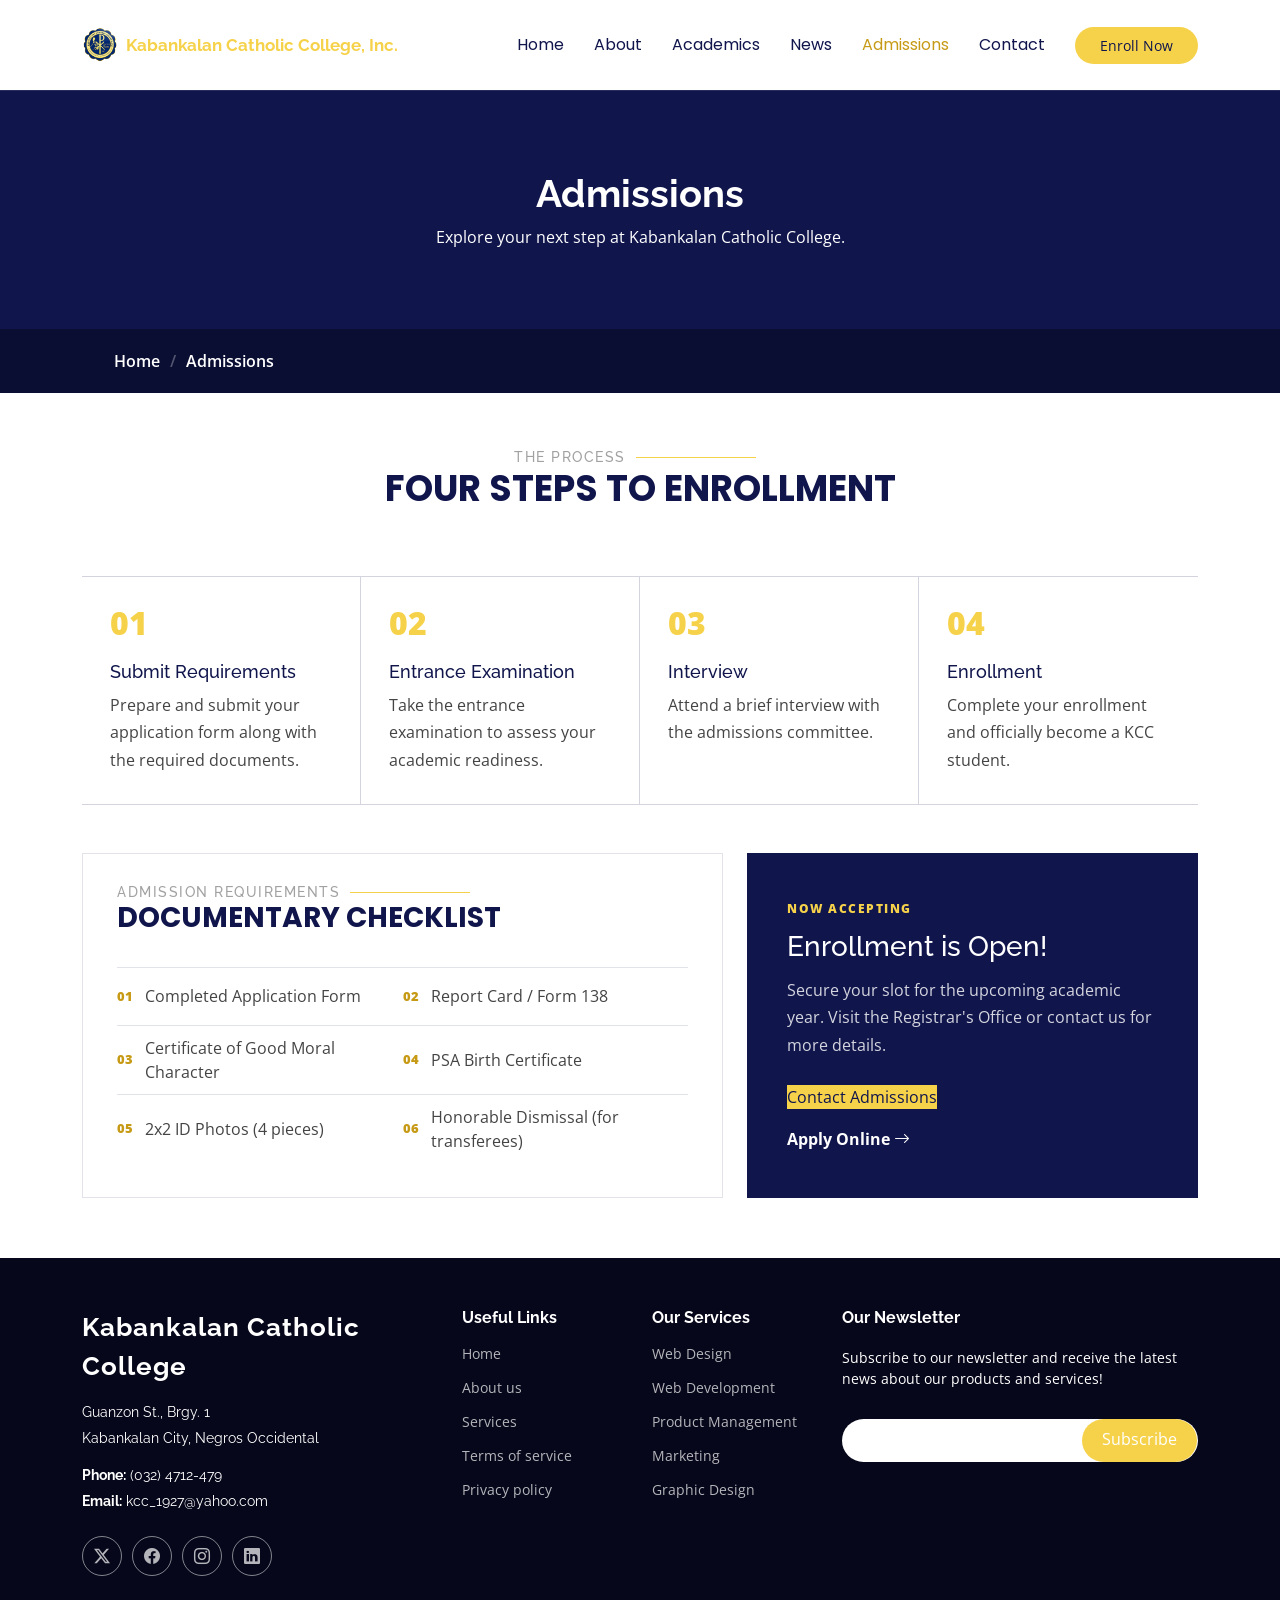
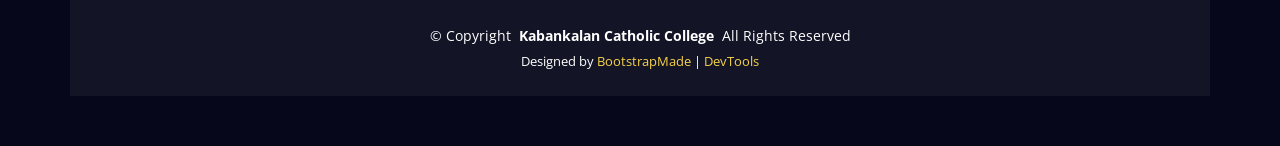
<file: events.html>
<!DOCTYPE html>
<html lang="en">

<head>
  <meta charset="utf-8">
  <meta content="width=device-width, initial-scale=1.0" name="viewport">
  <title>Admissions - Kabankalan Catholic College</title>
  <meta name="description" content="">
  <meta name="keywords" content="">

  <!-- Favicons -->
  <link href="assets/img/kcc/kcc-logo.png" rel="icon">
  <link href="assets/img/apple-touch-icon.png" rel="apple-touch-icon">

  <!-- Fonts -->
  <link href="https://fonts.googleapis.com" rel="preconnect">
  <link href="https://fonts.gstatic.com" rel="preconnect" crossorigin>
  <link href="https://fonts.googleapis.com/css2?family=Open+Sans:ital,wght@0,300;0,400;0,500;0,600;0,700;0,800;1,300;1,400;1,500;1,600;1,700;1,800&family=Poppins:ital,wght@0,100;0,200;0,300;0,400;0,500;0,600;0,700;0,800;0,900;1,100;1,200;1,300;1,400;1,500;1,600;1,700;1,800;1,900&family=Raleway:ital,wght@0,100;0,200;0,300;0,400;0,500;0,600;0,700;0,800;0,900;1,100;1,200;1,300;1,400;1,500;1,600;1,700;1,800;1,900&display=swap" rel="stylesheet">

  <!-- Vendor CSS Files -->
  <link href="assets/vendor/bootstrap/css/bootstrap.min.css" rel="stylesheet">
  <link href="assets/vendor/bootstrap-icons/bootstrap-icons.css" rel="stylesheet">
  <link href="assets/vendor/aos/aos.css" rel="stylesheet">
  <link href="assets/vendor/glightbox/css/glightbox.min.css" rel="stylesheet">
  <link href="assets/vendor/swiper/swiper-bundle.min.css" rel="stylesheet">

  <!-- Main CSS File -->
  <link href="assets/css/main.css" rel="stylesheet">

  <!-- =======================================================
  * Template Name: Mentor
  * Template URL: https://bootstrapmade.com/mentor-free-education-bootstrap-theme/
  * Updated: Jul 07 2025 with Bootstrap v5.3.7
  * Author: BootstrapMade.com
  * License: https://bootstrapmade.com/license/
  ======================================================== -->
</head>

<body class="events-page">

  <header id="header" class="header d-flex align-items-center sticky-top">
    <div class="container-fluid container-xl position-relative d-flex align-items-center">

      <a href="index.html" class="logo d-flex align-items-center me-auto">
        <img src="assets/img/kcc/kcc-logo.png" alt="Kabankalan Catholic College logo">
        <h1 class="sitename">Kabankalan Catholic College, Inc.</h1>
      </a>

      <nav id="navmenu" class="navmenu">
        <ul>
          <li><a href="index.html">Home<br></a></li>
          <li><a href="about.html">About</a></li>
          <li><a href="courses.html">Academics</a></li>
          <li><a href="trainers.html">News</a></li>
          <li><a href="events.html" class="active">Admissions</a></li>
          <li><a href="contact.html">Contact</a></li>
        </ul>
        <i class="mobile-nav-toggle d-xl-none bi bi-list"></i>
      </nav>

      <a class="btn-getstarted" href="https://kcc.wela.ph" target="_blank" rel="noopener">Enroll Now</a>

    </div>
  </header>

  <main class="main">

    <!-- Page Title -->
    <div class="page-title" data-aos="fade">
      <div class="heading">
        <div class="container">
          <div class="row d-flex justify-content-center text-center">
            <div class="col-lg-8">
              <h1>Admissions</h1>
              <p class="mb-0">Explore your next step at Kabankalan Catholic College.</p>
            </div>
          </div>
        </div>
      </div>
      <nav class="breadcrumbs">
        <div class="container">
          <ol>
            <li><a href="index.html">Home</a></li>
            <li class="current">Admissions</li>
          </ol>
        </div>
      </nav>
    </div><!-- End Page Title -->

    <!-- Admissions Process Section -->
    <section id="admissions" class="admissions section">

      <div class="container">

        <div class="section-title" data-aos="fade-up">
          <h2>The Process</h2>
          <p>Four Steps to Enrollment</p>
        </div>

        <div class="admission-steps" data-aos="fade-up" data-aos-delay="100">
          <article class="admission-step">
            <span class="step-number">01</span>
            <div>
              <h3>Submit Requirements</h3>
              <p>Prepare and submit your application form along with the required documents.</p>
            </div>
          </article>

          <article class="admission-step">
            <span class="step-number">02</span>
            <div>
              <h3>Entrance Examination</h3>
              <p>Take the entrance examination to assess your academic readiness.</p>
            </div>
          </article>

          <article class="admission-step">
            <span class="step-number">03</span>
            <div>
              <h3>Interview</h3>
              <p>Attend a brief interview with the admissions committee.</p>
            </div>
          </article>

          <article class="admission-step">
            <span class="step-number">04</span>
            <div>
              <h3>Enrollment</h3>
              <p>Complete your enrollment and officially become a KCC student.</p>
            </div>
          </article>
        </div>

        <div class="row gy-4 align-items-stretch mt-4">
          <div class="col-lg-7" data-aos="fade-up" data-aos-delay="200">
            <div class="requirements-panel">
              <div class="section-title text-start">
                <h2>Admission Requirements</h2>
                <p>Documentary Checklist</p>
              </div>

              <ol class="requirements-list">
                <li><span>01</span>Completed Application Form</li>
                <li><span>02</span>Report Card / Form 138</li>
                <li><span>03</span>Certificate of Good Moral Character</li>
                <li><span>04</span>PSA Birth Certificate</li>
                <li><span>05</span>2x2 ID Photos (4 pieces)</li>
                <li><span>06</span>Honorable Dismissal (for transferees)</li>
              </ol>
            </div>
          </div>

          <div class="col-lg-5" data-aos="fade-up" data-aos-delay="300">
            <aside class="enrollment-panel">
              <span class="status-label">Now Accepting</span>
              <h3>Enrollment is Open!</h3>
              <p>Secure your slot for the upcoming academic year. Visit the Registrar's Office or contact us for more details.</p>
              <a href="contact.html" class="btn-getstarted">Contact Admissions</a>
              <a href="https://kcc.wela.ph" target="_blank" rel="noopener" class="online-link">Apply Online <i class="bi bi-arrow-right"></i></a>
            </aside>
          </div>
        </div>

      </div>

    </section><!-- /Admissions Process Section -->

  </main>

  <footer id="footer" class="footer position-relative light-background">

    <div class="container footer-top">
      <div class="row gy-4">
        <div class="col-lg-4 col-md-6 footer-about">
          <a href="index.html" class="logo d-flex align-items-center">
            <span class="sitename">Kabankalan Catholic College</span>
          </a>
          <div class="footer-contact pt-3">
            <p>Guanzon St., Brgy. 1</p>
            <p>Kabankalan City, Negros Occidental</p>
            <p class="mt-3"><strong>Phone:</strong> <span>(032) 4712-479</span></p>
            <p><strong>Email:</strong> <span>kcc_1927@yahoo.com</span></p>
          </div>
          <div class="social-links d-flex mt-4">
            <a href=""><i class="bi bi-twitter-x"></i></a>
            <a href=""><i class="bi bi-facebook"></i></a>
            <a href=""><i class="bi bi-instagram"></i></a>
            <a href=""><i class="bi bi-linkedin"></i></a>
          </div>
        </div>

        <div class="col-lg-2 col-md-3 footer-links">
          <h4>Useful Links</h4>
          <ul>
            <li><a href="#">Home</a></li>
            <li><a href="#">About us</a></li>
            <li><a href="#">Services</a></li>
            <li><a href="#">Terms of service</a></li>
            <li><a href="#">Privacy policy</a></li>
          </ul>
        </div>

        <div class="col-lg-2 col-md-3 footer-links">
          <h4>Our Services</h4>
          <ul>
            <li><a href="#">Web Design</a></li>
            <li><a href="#">Web Development</a></li>
            <li><a href="#">Product Management</a></li>
            <li><a href="#">Marketing</a></li>
            <li><a href="#">Graphic Design</a></li>
          </ul>
        </div>

        <div class="col-lg-4 col-md-12 footer-newsletter">
          <h4>Our Newsletter</h4>
          <p>Subscribe to our newsletter and receive the latest news about our products and services!</p>
          <form action="#" method="post" class="email-form">
            <div class="newsletter-form"><input type="email" name="email"><input type="submit" value="Subscribe"></div>
            <div class="loading">Loading</div>
            <div class="error-message"></div>
            <div class="sent-message">Your subscription request has been sent. Thank you!</div>
          </form>
        </div>

      </div>
    </div>

    <div class="container copyright text-center mt-4">
      <p>© <span>Copyright</span> <strong class="px-1 sitename">Kabankalan Catholic College</strong> <span>All Rights Reserved</span></p>
      <div class="credits">
        <!-- All the links in the footer should remain intact. -->
        <!-- You can delete the links only if you've purchased the pro version. -->
        <!-- Licensing information: https://bootstrapmade.com/license/ -->
        Designed by <a href="https://bootstrapmade.com/">BootstrapMade</a> | <a href="https://bootstrapmade.com/tools/">DevTools</a>
      </div>
    </div>

  </footer>

  <!-- Scroll Top -->
  <a href="#" id="scroll-top" class="scroll-top d-flex align-items-center justify-content-center"><i class="bi bi-arrow-up-short"></i></a>

  <!-- Preloader -->
  <div id="preloader"></div>

  <!-- Vendor JS Files -->
  <script src="assets/vendor/bootstrap/js/bootstrap.bundle.min.js"></script>
  <script src="assets/vendor/aos/aos.js"></script>
  <script src="assets/vendor/glightbox/js/glightbox.min.js"></script>
  <script src="assets/vendor/purecounter/purecounter_vanilla.js"></script>
  <script src="assets/vendor/swiper/swiper-bundle.min.js"></script>

  <!-- Main JS File -->
  <script src="assets/js/main.js"></script>

</body>

</html>
</file>
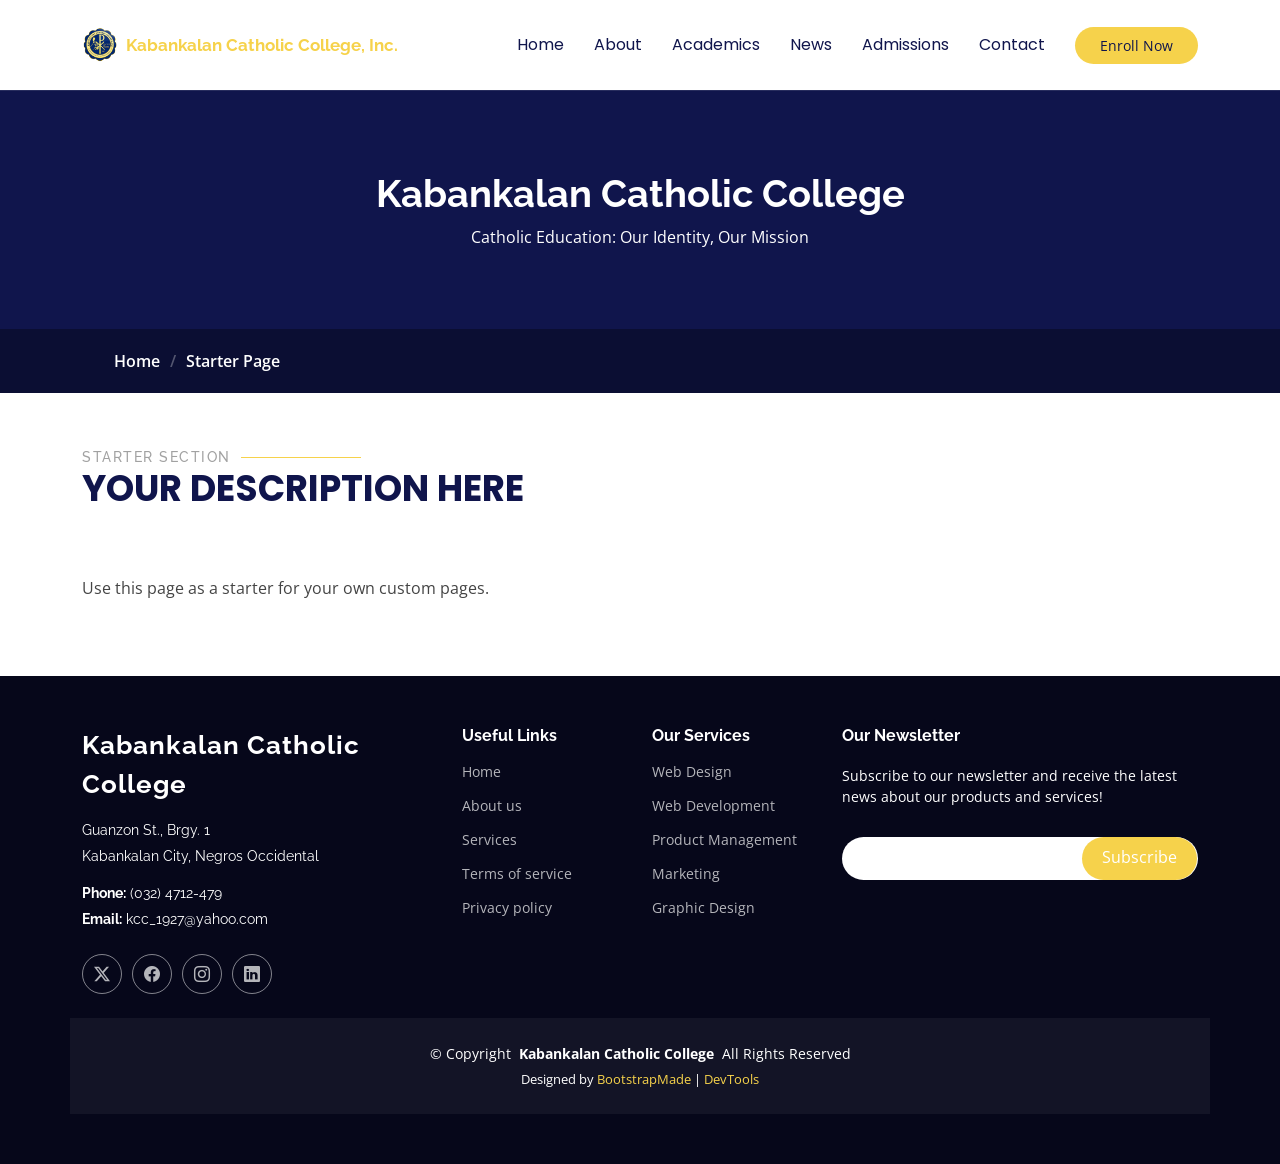
<file: starter-page.html>
<!DOCTYPE html>
<html lang="en">

<head>
  <meta charset="utf-8">
  <meta content="width=device-width, initial-scale=1.0" name="viewport">
  <title>Kabankalan Catholic College</title>
  <meta name="description" content="">
  <meta name="keywords" content="">

  <!-- Favicons -->
  <link href="assets/img/kcc/kcc-logo.png" rel="icon">
  <link href="assets/img/apple-touch-icon.png" rel="apple-touch-icon">

  <!-- Fonts -->
  <link href="https://fonts.googleapis.com" rel="preconnect">
  <link href="https://fonts.gstatic.com" rel="preconnect" crossorigin>
  <link href="https://fonts.googleapis.com/css2?family=Open+Sans:ital,wght@0,300;0,400;0,500;0,600;0,700;0,800;1,300;1,400;1,500;1,600;1,700;1,800&family=Poppins:ital,wght@0,100;0,200;0,300;0,400;0,500;0,600;0,700;0,800;0,900;1,100;1,200;1,300;1,400;1,500;1,600;1,700;1,800;1,900&family=Raleway:ital,wght@0,100;0,200;0,300;0,400;0,500;0,600;0,700;0,800;0,900;1,100;1,200;1,300;1,400;1,500;1,600;1,700;1,800;1,900&display=swap" rel="stylesheet">

  <!-- Vendor CSS Files -->
  <link href="assets/vendor/bootstrap/css/bootstrap.min.css" rel="stylesheet">
  <link href="assets/vendor/bootstrap-icons/bootstrap-icons.css" rel="stylesheet">
  <link href="assets/vendor/aos/aos.css" rel="stylesheet">
  <link href="assets/vendor/glightbox/css/glightbox.min.css" rel="stylesheet">
  <link href="assets/vendor/swiper/swiper-bundle.min.css" rel="stylesheet">

  <!-- Main CSS File -->
  <link href="assets/css/main.css" rel="stylesheet">

  <!-- =======================================================
  * Template Name: Mentor
  * Template URL: https://bootstrapmade.com/mentor-free-education-bootstrap-theme/
  * Updated: Jul 07 2025 with Bootstrap v5.3.7
  * Author: BootstrapMade.com
  * License: https://bootstrapmade.com/license/
  ======================================================== -->
</head>

<body class="starter-page-page">

  <header id="header" class="header d-flex align-items-center sticky-top">
    <div class="container-fluid container-xl position-relative d-flex align-items-center">

      <a href="index.html" class="logo d-flex align-items-center me-auto">
        <img src="assets/img/kcc/kcc-logo.png" alt="Kabankalan Catholic College logo">
        <h1 class="sitename">Kabankalan Catholic College, Inc.</h1>
      </a>

      <nav id="navmenu" class="navmenu">
        <ul>
          <li><a href="index.html">Home<br></a></li>
          <li><a href="about.html">About</a></li>
          <li><a href="courses.html">Academics</a></li>
          <li><a href="trainers.html">News</a></li>
          <li><a href="events.html">Admissions</a></li>
          <li><a href="contact.html">Contact</a></li>
        </ul>
        <i class="mobile-nav-toggle d-xl-none bi bi-list"></i>
      </nav>

      <a class="btn-getstarted" href="https://kcc.wela.ph" target="_blank" rel="noopener">Enroll Now</a>

    </div>
  </header>

  <main class="main">

    <!-- Page Title -->
    <div class="page-title" data-aos="fade">
      <div class="heading">
        <div class="container">
          <div class="row d-flex justify-content-center text-center">
            <div class="col-lg-8">
              <h1>Kabankalan Catholic College</h1>
              <p class="mb-0">Catholic Education: Our Identity, Our Mission</p>
            </div>
          </div>
        </div>
      </div>
      <nav class="breadcrumbs">
        <div class="container">
          <ol>
            <li><a href="index.html">Home</a></li>
            <li class="current">Starter Page</li>
          </ol>
        </div>
      </nav>
    </div><!-- End Page Title -->

    <!-- Starter Section Section -->
    <section id="starter-section" class="starter-section section">

      <!-- Section Title -->
      <div class="container section-title" data-aos="fade-up">
        <h2>Starter Section</h2>
        <p>Your Description Here<br></p>
      </div><!-- End Section Title -->

      <div class="container" data-aos="fade-up">
        <p>Use this page as a starter for your own custom pages.</p>
      </div>

    </section><!-- /Starter Section Section -->

  </main>

  <footer id="footer" class="footer position-relative light-background">

    <div class="container footer-top">
      <div class="row gy-4">
        <div class="col-lg-4 col-md-6 footer-about">
          <a href="index.html" class="logo d-flex align-items-center">
            <span class="sitename">Kabankalan Catholic College</span>
          </a>
          <div class="footer-contact pt-3">
            <p>Guanzon St., Brgy. 1</p>
            <p>Kabankalan City, Negros Occidental</p>
            <p class="mt-3"><strong>Phone:</strong> <span>(032) 4712-479</span></p>
            <p><strong>Email:</strong> <span>kcc_1927@yahoo.com</span></p>
          </div>
          <div class="social-links d-flex mt-4">
            <a href=""><i class="bi bi-twitter-x"></i></a>
            <a href=""><i class="bi bi-facebook"></i></a>
            <a href=""><i class="bi bi-instagram"></i></a>
            <a href=""><i class="bi bi-linkedin"></i></a>
          </div>
        </div>

        <div class="col-lg-2 col-md-3 footer-links">
          <h4>Useful Links</h4>
          <ul>
            <li><a href="#">Home</a></li>
            <li><a href="#">About us</a></li>
            <li><a href="#">Services</a></li>
            <li><a href="#">Terms of service</a></li>
            <li><a href="#">Privacy policy</a></li>
          </ul>
        </div>

        <div class="col-lg-2 col-md-3 footer-links">
          <h4>Our Services</h4>
          <ul>
            <li><a href="#">Web Design</a></li>
            <li><a href="#">Web Development</a></li>
            <li><a href="#">Product Management</a></li>
            <li><a href="#">Marketing</a></li>
            <li><a href="#">Graphic Design</a></li>
          </ul>
        </div>

        <div class="col-lg-4 col-md-12 footer-newsletter">
          <h4>Our Newsletter</h4>
          <p>Subscribe to our newsletter and receive the latest news about our products and services!</p>
          <form action="#" method="post" class="email-form">
            <div class="newsletter-form"><input type="email" name="email"><input type="submit" value="Subscribe"></div>
            <div class="loading">Loading</div>
            <div class="error-message"></div>
            <div class="sent-message">Your subscription request has been sent. Thank you!</div>
          </form>
        </div>

      </div>
    </div>

    <div class="container copyright text-center mt-4">
      <p>© <span>Copyright</span> <strong class="px-1 sitename">Kabankalan Catholic College</strong> <span>All Rights Reserved</span></p>
      <div class="credits">
        <!-- All the links in the footer should remain intact. -->
        <!-- You can delete the links only if you've purchased the pro version. -->
        <!-- Licensing information: https://bootstrapmade.com/license/ -->
        Designed by <a href="https://bootstrapmade.com/">BootstrapMade</a> | <a href="https://bootstrapmade.com/tools/">DevTools</a>
      </div>
    </div>

  </footer>

  <!-- Scroll Top -->
  <a href="#" id="scroll-top" class="scroll-top d-flex align-items-center justify-content-center"><i class="bi bi-arrow-up-short"></i></a>

  <!-- Preloader -->
  <div id="preloader"></div>

  <!-- Vendor JS Files -->
  <script src="assets/vendor/bootstrap/js/bootstrap.bundle.min.js"></script>
  <script src="assets/vendor/aos/aos.js"></script>
  <script src="assets/vendor/glightbox/js/glightbox.min.js"></script>
  <script src="assets/vendor/purecounter/purecounter_vanilla.js"></script>
  <script src="assets/vendor/swiper/swiper-bundle.min.js"></script>

  <!-- Main JS File -->
  <script src="assets/js/main.js"></script>

</body>

</html>
</file>
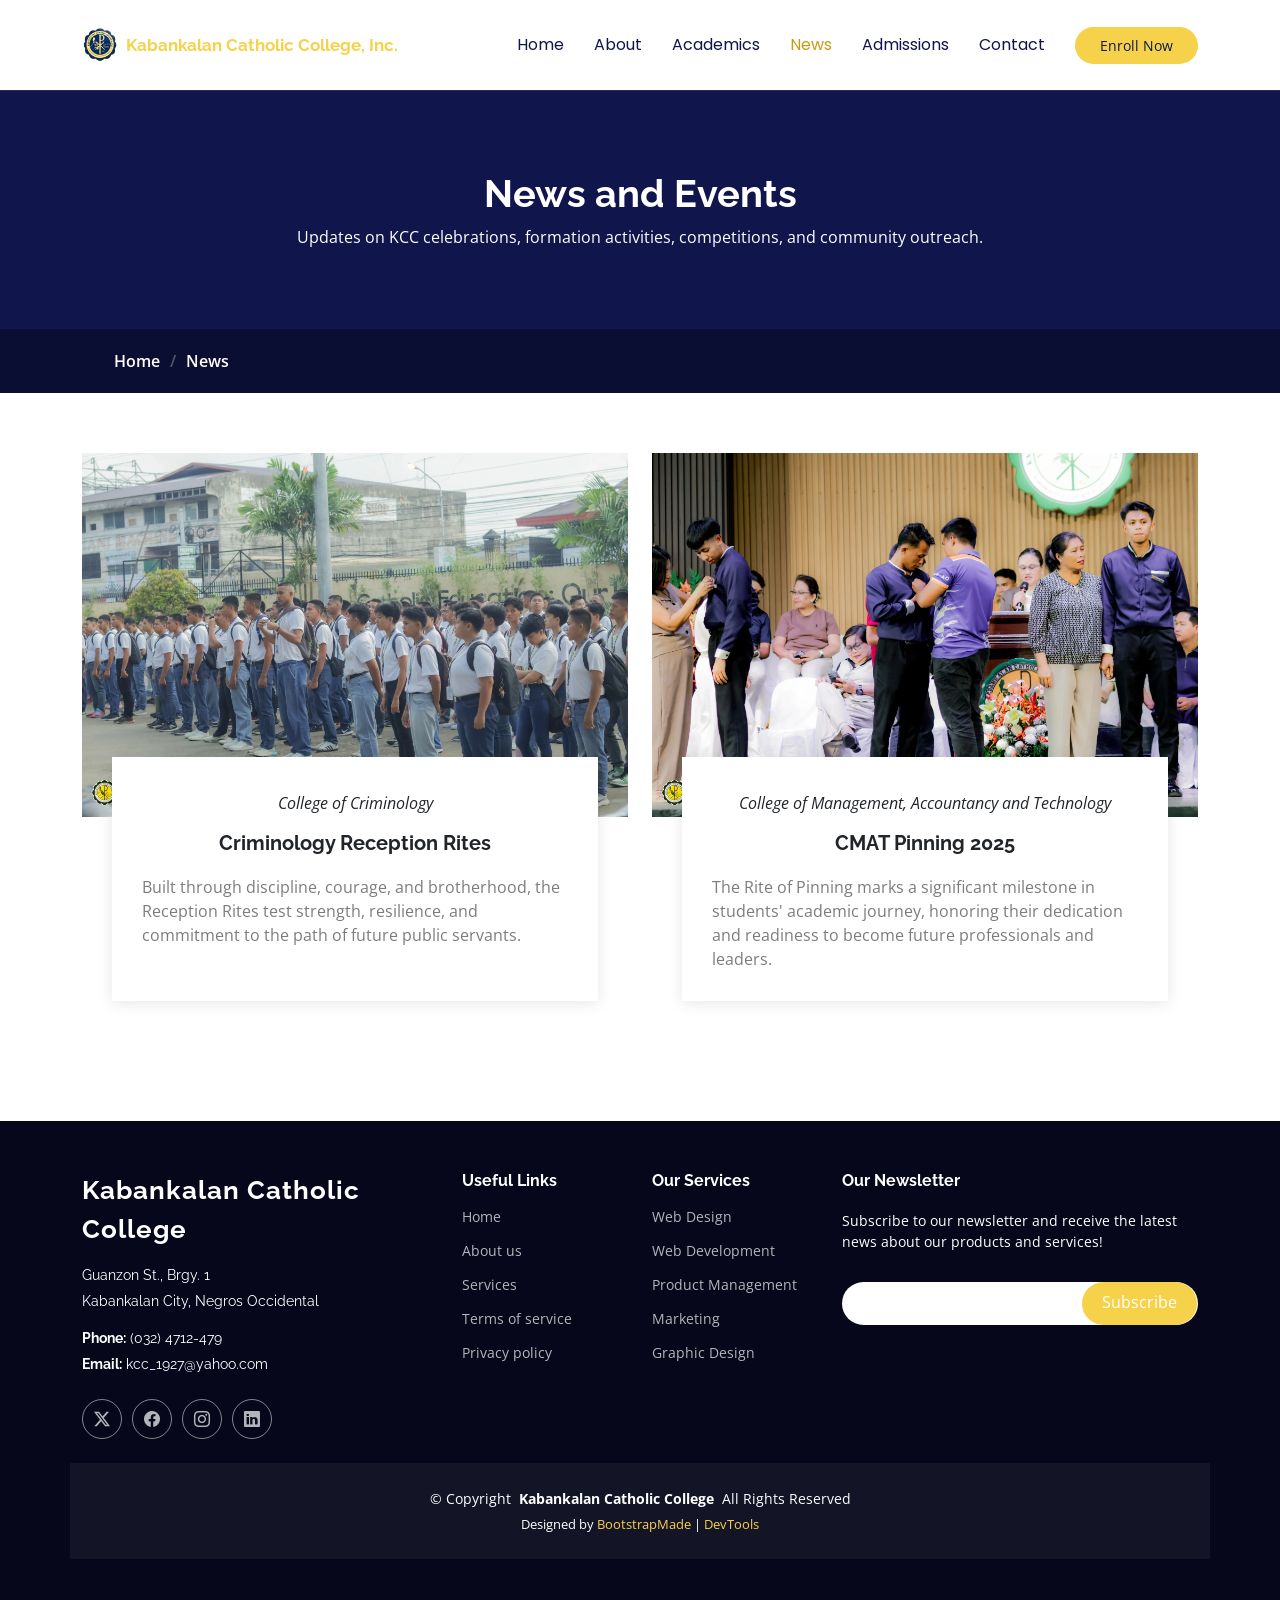
<file: trainers.html>
<!DOCTYPE html>
<html lang="en">

<head>
  <meta charset="utf-8">
  <meta content="width=device-width, initial-scale=1.0" name="viewport">
  <title>News and Events - Kabankalan Catholic College</title>
  <meta name="description" content="">
  <meta name="keywords" content="">

  <!-- Favicons -->
  <link href="assets/img/kcc/kcc-logo.png" rel="icon">
  <link href="assets/img/apple-touch-icon.png" rel="apple-touch-icon">

  <!-- Fonts -->
  <link href="https://fonts.googleapis.com" rel="preconnect">
  <link href="https://fonts.gstatic.com" rel="preconnect" crossorigin>
  <link href="https://fonts.googleapis.com/css2?family=Open+Sans:ital,wght@0,300;0,400;0,500;0,600;0,700;0,800;1,300;1,400;1,500;1,600;1,700;1,800&family=Poppins:ital,wght@0,100;0,200;0,300;0,400;0,500;0,600;0,700;0,800;0,900;1,100;1,200;1,300;1,400;1,500;1,600;1,700;1,800;1,900&family=Raleway:ital,wght@0,100;0,200;0,300;0,400;0,500;0,600;0,700;0,800;0,900;1,100;1,200;1,300;1,400;1,500;1,600;1,700;1,800;1,900&display=swap" rel="stylesheet">

  <!-- Vendor CSS Files -->
  <link href="assets/vendor/bootstrap/css/bootstrap.min.css" rel="stylesheet">
  <link href="assets/vendor/bootstrap-icons/bootstrap-icons.css" rel="stylesheet">
  <link href="assets/vendor/aos/aos.css" rel="stylesheet">
  <link href="assets/vendor/glightbox/css/glightbox.min.css" rel="stylesheet">
  <link href="assets/vendor/swiper/swiper-bundle.min.css" rel="stylesheet">

  <!-- Main CSS File -->
  <link href="assets/css/main.css" rel="stylesheet">

  <!-- =======================================================
  * Template Name: Mentor
  * Template URL: https://bootstrapmade.com/mentor-free-education-bootstrap-theme/
  * Updated: Jul 07 2025 with Bootstrap v5.3.7
  * Author: BootstrapMade.com
  * License: https://bootstrapmade.com/license/
  ======================================================== -->
</head>

<body class="trainers-page">

  <header id="header" class="header d-flex align-items-center sticky-top">
    <div class="container-fluid container-xl position-relative d-flex align-items-center">

      <a href="index.html" class="logo d-flex align-items-center me-auto">
        <img src="assets/img/kcc/kcc-logo.png" alt="Kabankalan Catholic College logo">
        <h1 class="sitename">Kabankalan Catholic College, Inc.</h1>
      </a>

      <nav id="navmenu" class="navmenu">
        <ul>
          <li><a href="index.html">Home<br></a></li>
          <li><a href="about.html">About</a></li>
          <li><a href="courses.html">Academics</a></li>
          <li><a href="trainers.html" class="active">News</a></li>
          <li><a href="events.html">Admissions</a></li>
          <li><a href="contact.html">Contact</a></li>
        </ul>
        <i class="mobile-nav-toggle d-xl-none bi bi-list"></i>
      </nav>

      <a class="btn-getstarted" href="https://kcc.wela.ph" target="_blank" rel="noopener">Enroll Now</a>

    </div>
  </header>

  <main class="main">

    <!-- Page Title -->
    <div class="page-title" data-aos="fade">
      <div class="heading">
        <div class="container">
          <div class="row d-flex justify-content-center text-center">
            <div class="col-lg-8">
              <h1>News and Events</h1>
              <p class="mb-0">Updates on KCC celebrations, formation activities, competitions, and community outreach.</p>
            </div>
          </div>
        </div>
      </div>
      <nav class="breadcrumbs">
        <div class="container">
          <ol>
            <li><a href="index.html">Home</a></li>
            <li class="current">News</li>
          </ol>
        </div>
      </nav>
    </div><!-- End Page Title -->

    <!-- News Section -->
    <section id="news" class="events section">

      <div class="container" data-aos="fade-up">

        <div class="row gy-4">

          <div class="col-lg-6 d-flex align-items-stretch">
            <article class="card w-100">
              <div class="card-img">
                <img src="assets/img/kcc/criminology-rites.webp" class="img-fluid" alt="Criminology Reception Rites">
              </div>
              <div class="card-body">
                <p class="fst-italic text-center">College of Criminology</p>
                <h5 class="card-title text-center">Criminology Reception Rites</h5>
                <p class="card-text">Built through discipline, courage, and brotherhood, the Reception Rites test strength, resilience, and commitment to the path of future public servants.</p>
              </div>
            </article>
          </div>

          <div class="col-lg-6 d-flex align-items-stretch">
            <article class="card w-100">
              <div class="card-img">
                <img src="assets/img/kcc/cmat-pinning.webp" class="img-fluid" alt="CMAT Pinning 2025">
              </div>
              <div class="card-body">
                <p class="fst-italic text-center">College of Management, Accountancy and Technology</p>
                <h5 class="card-title text-center">CMAT Pinning 2025</h5>
                <p class="card-text">The Rite of Pinning marks a significant milestone in students' academic journey, honoring their dedication and readiness to become future professionals and leaders.</p>
              </div>
            </article>
          </div>

        </div>

      </div>

    </section><!-- /News Section -->

  </main>

  <footer id="footer" class="footer position-relative light-background">

    <div class="container footer-top">
      <div class="row gy-4">
        <div class="col-lg-4 col-md-6 footer-about">
          <a href="index.html" class="logo d-flex align-items-center">
            <span class="sitename">Kabankalan Catholic College</span>
          </a>
          <div class="footer-contact pt-3">
            <p>Guanzon St., Brgy. 1</p>
            <p>Kabankalan City, Negros Occidental</p>
            <p class="mt-3"><strong>Phone:</strong> <span>(032) 4712-479</span></p>
            <p><strong>Email:</strong> <span>kcc_1927@yahoo.com</span></p>
          </div>
          <div class="social-links d-flex mt-4">
            <a href=""><i class="bi bi-twitter-x"></i></a>
            <a href=""><i class="bi bi-facebook"></i></a>
            <a href=""><i class="bi bi-instagram"></i></a>
            <a href=""><i class="bi bi-linkedin"></i></a>
          </div>
        </div>

        <div class="col-lg-2 col-md-3 footer-links">
          <h4>Useful Links</h4>
          <ul>
            <li><a href="#">Home</a></li>
            <li><a href="#">About us</a></li>
            <li><a href="#">Services</a></li>
            <li><a href="#">Terms of service</a></li>
            <li><a href="#">Privacy policy</a></li>
          </ul>
        </div>

        <div class="col-lg-2 col-md-3 footer-links">
          <h4>Our Services</h4>
          <ul>
            <li><a href="#">Web Design</a></li>
            <li><a href="#">Web Development</a></li>
            <li><a href="#">Product Management</a></li>
            <li><a href="#">Marketing</a></li>
            <li><a href="#">Graphic Design</a></li>
          </ul>
        </div>

        <div class="col-lg-4 col-md-12 footer-newsletter">
          <h4>Our Newsletter</h4>
          <p>Subscribe to our newsletter and receive the latest news about our products and services!</p>
          <form action="#" method="post" class="email-form">
            <div class="newsletter-form"><input type="email" name="email"><input type="submit" value="Subscribe"></div>
            <div class="loading">Loading</div>
            <div class="error-message"></div>
            <div class="sent-message">Your subscription request has been sent. Thank you!</div>
          </form>
        </div>

      </div>
    </div>

    <div class="container copyright text-center mt-4">
      <p>© <span>Copyright</span> <strong class="px-1 sitename">Kabankalan Catholic College</strong> <span>All Rights Reserved</span></p>
      <div class="credits">
        <!-- All the links in the footer should remain intact. -->
        <!-- You can delete the links only if you've purchased the pro version. -->
        <!-- Licensing information: https://bootstrapmade.com/license/ -->
        Designed by <a href="https://bootstrapmade.com/">BootstrapMade</a> | <a href="https://bootstrapmade.com/tools/">DevTools</a>
      </div>
    </div>

  </footer>

  <!-- Scroll Top -->
  <a href="#" id="scroll-top" class="scroll-top d-flex align-items-center justify-content-center"><i class="bi bi-arrow-up-short"></i></a>

  <!-- Preloader -->
  <div id="preloader"></div>

  <!-- Vendor JS Files -->
  <script src="assets/vendor/bootstrap/js/bootstrap.bundle.min.js"></script>
  <script src="assets/vendor/aos/aos.js"></script>
  <script src="assets/vendor/glightbox/js/glightbox.min.js"></script>
  <script src="assets/vendor/purecounter/purecounter_vanilla.js"></script>
  <script src="assets/vendor/swiper/swiper-bundle.min.js"></script>

  <!-- Main JS File -->
  <script src="assets/js/main.js"></script>

</body>

</html>
</file>
<file: assets/css/main.css>
/**
* Template Name: Mentor
* Template URL: https://bootstrapmade.com/mentor-free-education-bootstrap-theme/
* Updated: Jul 07 2025 with Bootstrap v5.3.7
* Author: BootstrapMade.com
* License: https://bootstrapmade.com/license/
*/

/*--------------------------------------------------------------
# Font & Color Variables
# Help: https://bootstrapmade.com/color-system/
--------------------------------------------------------------*/
/* Fonts */
:root {
  --default-font: "Open Sans",  system-ui, -apple-system, "Segoe UI", Roboto, "Helvetica Neue", Arial, "Noto Sans", "Liberation Sans", sans-serif, "Apple Color Emoji", "Segoe UI Emoji", "Segoe UI Symbol", "Noto Color Emoji";
  --heading-font: "Raleway",  sans-serif;
  --nav-font: "Poppins",  sans-serif;
}

/* Global Colors - The following color variables are used throughout the website. Updating them here will change the color scheme of the entire website */
:root { 
  --background-color: #ffffff; /* Background color for the entire website, including individual sections */
  --default-color: #444444; /* Default color used for the majority of the text content across the entire website */
  --heading-color: #10154c; /* Deep navy headings inspired by the Kabankalan Catholic College theme */
  --accent-color: #f6d24b; /* Warm gold accent used for highlights, buttons, and links */
  --surface-color: #ffffff; /* The surface color is used as a background of boxed elements within sections, such as cards, icon boxes, or other elements that require a visual separation from the global background. */
  --contrast-color: #ffffff; /* Contrast color for text, ensuring readability against backgrounds of accent, heading, or default colors. */
}

/* Nav Menu Colors - The following color variables are used specifically for the navigation menu. They are separate from the global colors to allow for more customization options */
:root {
  --nav-color: #10154c;  /* The default color of the main navmenu links */
  --nav-hover-color: #c79a16; /* Applied to main navmenu links when they are hovered over or active */
  --nav-mobile-background-color: #ffffff; /* Used as the background color for mobile navigation menu */
  --nav-dropdown-background-color: #ffffff; /* Used as the background color for dropdown items that appear when hovering over primary navigation items */
  --nav-dropdown-color: #10154c; /* Used for navigation links of the dropdown items in the navigation menu. */
  --nav-dropdown-hover-color: #c79a16; /* Similar to --nav-hover-color, this color is applied to dropdown navigation links when they are hovered over. */
}

/* Color Presets - These classes override global colors when applied to any section or element, providing reuse of the sam color scheme. */

.light-background {
  --background-color: #f9f9f9;
  --surface-color: #ffffff;
}

.dark-background {
  --background-color: #060606;
  --default-color: #ffffff;
  --heading-color: #ffffff;
  --surface-color: #252525;
  --contrast-color: #ffffff;
}

/* Smooth scroll */
:root {
  scroll-behavior: smooth;
}

/*--------------------------------------------------------------
# General Styling & Shared Classes
--------------------------------------------------------------*/
body {
  color: var(--default-color);
  background-color: var(--background-color);
  font-family: var(--default-font);
}

a {
  color: var(--accent-color);
  text-decoration: none;
  transition: 0.3s;
}

a:hover {
  color: color-mix(in srgb, var(--accent-color), transparent 25%);
  text-decoration: none;
}

h1,
h2,
h3,
h4,
h5,
h6 {
  color: var(--heading-color);
  font-family: var(--heading-font);
}

/* Email Form Messages
------------------------------*/
.email-form .error-message {
  display: none;
  background: #df1529;
  color: #ffffff;
  text-align: left;
  padding: 15px;
  margin-bottom: 24px;
  font-weight: 600;
}

.email-form .sent-message {
  display: none;
  color: #ffffff;
  background: #059652;
  text-align: center;
  padding: 15px;
  margin-bottom: 24px;
  font-weight: 600;
}

.email-form .loading {
  display: none;
  background: var(--surface-color);
  text-align: center;
  padding: 15px;
  margin-bottom: 24px;
}

.email-form .loading:before {
  content: "";
  display: inline-block;
  border-radius: 50%;
  width: 24px;
  height: 24px;
  margin: 0 10px -6px 0;
  border: 3px solid var(--accent-color);
  border-top-color: var(--surface-color);
  animation: email-form-loading 1s linear infinite;
}

@keyframes email-form-loading {
  0% {
    transform: rotate(0deg);
  }

  100% {
    transform: rotate(360deg);
  }
}

/* Pulsating Play Button
------------------------------*/
.pulsating-play-btn {
  width: 94px;
  height: 94px;
  background: radial-gradient(var(--accent-color) 50%, color-mix(in srgb, var(--accent-color), transparent 75%) 52%);
  border-radius: 50%;
  display: block;
  position: relative;
  overflow: hidden;
}

.pulsating-play-btn:before {
  content: "";
  position: absolute;
  width: 120px;
  height: 120px;
  animation-delay: 0s;
  animation: pulsate-play-btn 2s;
  animation-direction: forwards;
  animation-iteration-count: infinite;
  animation-timing-function: steps;
  opacity: 1;
  border-radius: 50%;
  border: 5px solid color-mix(in srgb, var(--accent-color), transparent 30%);
  top: -15%;
  left: -15%;
  background: rgba(198, 16, 0, 0);
}

.pulsating-play-btn:after {
  content: "";
  position: absolute;
  left: 50%;
  top: 50%;
  transform: translateX(-40%) translateY(-50%);
  width: 0;
  height: 0;
  border-top: 10px solid transparent;
  border-bottom: 10px solid transparent;
  border-left: 15px solid #fff;
  z-index: 100;
  transition: all 400ms cubic-bezier(0.55, 0.055, 0.675, 0.19);
}

.pulsating-play-btn:hover:before {
  content: "";
  position: absolute;
  left: 50%;
  top: 50%;
  transform: translateX(-40%) translateY(-50%);
  width: 0;
  height: 0;
  border: none;
  border-top: 10px solid transparent;
  border-bottom: 10px solid transparent;
  border-left: 15px solid #fff;
  z-index: 200;
  animation: none;
  border-radius: 0;
}

.pulsating-play-btn:hover:after {
  border-left: 15px solid var(--accent-color);
  transform: scale(20);
}

@keyframes pulsate-play-btn {
  0% {
    transform: scale(0.6, 0.6);
    opacity: 1;
  }

  100% {
    transform: scale(1, 1);
    opacity: 0;
  }
}

/*--------------------------------------------------------------
# Global Header
--------------------------------------------------------------*/
.header {
  color: var(--default-color);
  background-color: var(--background-color);
  padding: 15px 0;
  transition: all 0.5s;
  z-index: 997;
}

.header .logo {
  line-height: 1;
  min-width: 0;
}

.header .logo img {
  max-height: 36px;
  margin-right: 8px;
  flex-shrink: 0;
}

.header .logo h1 {
  font-weight: 700;
  font-size: clamp(14px, 1.35vw, 24px);
  margin: 0;
  letter-spacing: 0;
  text-transform: none;
  white-space: nowrap;
  color: var(--accent-color);
}

.header .btn-getstarted,
.header .btn-getstarted:focus {
  color: #10154c;
  background: var(--accent-color);
  font-size: 14px;
  padding: 8px 25px;
  margin: 0 0 0 30px;
  border-radius: 50px;
  transition: 0.3s;
}

.header .btn-getstarted:hover,
.header .btn-getstarted:focus:hover {
  color: var(--contrast-color);
  background: color-mix(in srgb, var(--accent-color), transparent 15%);
}

@media (max-width: 1200px) {
  .header .logo {
    order: 1;
  }

  .header .btn-getstarted {
    order: 2;
    margin: 0 15px 0 0;
    padding: 6px 15px;
  }

  .header .navmenu {
    order: 3;
  }
}

.scrolled .header {
  box-shadow: 0px 0 18px rgba(0, 0, 0, 0.1);
}

/*--------------------------------------------------------------
# Navigation Menu
--------------------------------------------------------------*/
/* Navmenu - Desktop */
@media (min-width: 1200px) {
  .navmenu {
    padding: 0;
  }

  .navmenu ul {
    margin: 0;
    padding: 0;
    display: flex;
    list-style: none;
    align-items: center;
  }

  .navmenu li {
    position: relative;
  }

  .navmenu a,
  .navmenu a:focus {
    color: var(--nav-color);
    padding: 18px 15px;
    font-size: 16px;
    font-family: var(--nav-font);
    font-weight: 400;
    display: flex;
    align-items: center;
    justify-content: space-between;
    white-space: nowrap;
    transition: 0.3s;
  }

  .navmenu a i,
  .navmenu a:focus i {
    font-size: 12px;
    line-height: 0;
    margin-left: 5px;
    transition: 0.3s;
  }

  .navmenu li:last-child a {
    padding-right: 0;
  }

  .navmenu li:hover>a,
  .navmenu .active,
  .navmenu .active:focus {
    color: var(--nav-hover-color);
  }

  .navmenu .dropdown ul {
    margin: 0;
    padding: 10px 0;
    background: var(--nav-dropdown-background-color);
    display: block;
    position: absolute;
    visibility: hidden;
    left: 14px;
    top: 130%;
    opacity: 0;
    transition: 0.3s;
    border-radius: 4px;
    z-index: 99;
    box-shadow: 0px 0px 30px rgba(0, 0, 0, 0.1);
  }

  .navmenu .dropdown ul li {
    min-width: 200px;
  }

  .navmenu .dropdown ul a {
    padding: 10px 20px;
    font-size: 15px;
    text-transform: none;
    color: var(--nav-dropdown-color);
  }

  .navmenu .dropdown ul a i {
    font-size: 12px;
  }

  .navmenu .dropdown ul a:hover,
  .navmenu .dropdown ul .active:hover,
  .navmenu .dropdown ul li:hover>a {
    color: var(--nav-dropdown-hover-color);
  }

  .navmenu .dropdown:hover>ul {
    opacity: 1;
    top: 100%;
    visibility: visible;
  }

  .navmenu .dropdown .dropdown ul {
    top: 0;
    left: -90%;
    visibility: hidden;
  }

  .navmenu .dropdown .dropdown:hover>ul {
    opacity: 1;
    top: 0;
    left: -100%;
    visibility: visible;
  }
}

/* Navmenu - Mobile */
@media (max-width: 1199px) {
  .mobile-nav-toggle {
    color: var(--nav-color);
    font-size: 28px;
    line-height: 0;
    margin-right: 10px;
    cursor: pointer;
    transition: color 0.3s;
  }

  .navmenu {
    padding: 0;
    z-index: 9997;
  }

  .navmenu ul {
    display: none;
    list-style: none;
    position: absolute;
    inset: 60px 20px 20px 20px;
    padding: 10px 0;
    margin: 0;
    border-radius: 6px;
    background-color: var(--nav-mobile-background-color);
    border: 1px solid color-mix(in srgb, var(--default-color), transparent 90%);
    box-shadow: none;
    overflow-y: auto;
    transition: 0.3s;
    z-index: 9998;
  }

  .navmenu a,
  .navmenu a:focus {
    color: var(--nav-dropdown-color);
    padding: 10px 20px;
    font-family: var(--nav-font);
    font-size: 17px;
    font-weight: 500;
    display: flex;
    align-items: center;
    justify-content: space-between;
    white-space: nowrap;
    transition: 0.3s;
  }

  .navmenu a i,
  .navmenu a:focus i {
    font-size: 12px;
    line-height: 0;
    margin-left: 5px;
    width: 30px;
    height: 30px;
    display: flex;
    align-items: center;
    justify-content: center;
    border-radius: 50%;
    transition: 0.3s;
    background-color: color-mix(in srgb, var(--accent-color), transparent 90%);
  }

  .navmenu a i:hover,
  .navmenu a:focus i:hover {
    background-color: var(--accent-color);
    color: var(--contrast-color);
  }

  .navmenu a:hover,
  .navmenu .active,
  .navmenu .active:focus {
    color: var(--nav-dropdown-hover-color);
  }

  .navmenu .active i,
  .navmenu .active:focus i {
    background-color: var(--accent-color);
    color: var(--contrast-color);
    transform: rotate(180deg);
  }

  .navmenu .dropdown ul {
    position: static;
    display: none;
    z-index: 99;
    padding: 10px 0;
    margin: 10px 20px;
    background-color: var(--nav-dropdown-background-color);
    transition: all 0.5s ease-in-out;
  }

  .navmenu .dropdown ul ul {
    background-color: rgba(33, 37, 41, 0.1);
  }

  .navmenu .dropdown>.dropdown-active {
    display: block;
    background-color: rgba(33, 37, 41, 0.03);
  }

  .mobile-nav-active {
    overflow: hidden;
  }

  .mobile-nav-active .mobile-nav-toggle {
    color: #fff;
    position: absolute;
    font-size: 32px;
    top: 15px;
    right: 15px;
    margin-right: 0;
    z-index: 9999;
  }

  .mobile-nav-active .navmenu {
    position: fixed;
    overflow: hidden;
    inset: 0;
    background: rgba(33, 37, 41, 0.8);
    transition: 0.3s;
  }

  .mobile-nav-active .navmenu>ul {
    display: block;
  }
}

/*--------------------------------------------------------------
# Global Footer
--------------------------------------------------------------*/
.footer {
  --default-color: #ffffff;
  --heading-color: #ffffff;
  color: var(--default-color);
  background-color: #06071a;
  font-size: 14px;
  padding-bottom: 50px;
  position: relative;
}

.footer .footer-top {
  padding-top: 50px;
}

.footer .footer-about .logo {
  margin-bottom: 0;
}

.footer .footer-about .logo img {
  max-height: 40px;
  margin-right: 6px;
}

.footer .footer-about .logo span {
  font-size: 26px;
  font-weight: 700;
  letter-spacing: 1px;
  font-family: var(--heading-font);
  color: var(--heading-color);
}

.footer .footer-about p {
  font-size: 14px;
  font-family: var(--heading-font);
}

.footer .social-links a {
  display: flex;
  align-items: center;
  justify-content: center;
  width: 40px;
  height: 40px;
  border-radius: 50%;
  border: 1px solid color-mix(in srgb, var(--default-color), transparent 50%);
  font-size: 16px;
  color: color-mix(in srgb, var(--default-color), transparent 30%);
  margin-right: 10px;
  transition: 0.3s;
}

.footer .social-links a:hover {
  color: var(--accent-color);
  border-color: var(--accent-color);
}

.footer h4 {
  font-size: 16px;
  font-weight: bold;
  position: relative;
  padding-bottom: 12px;
}

.footer .footer-links {
  margin-bottom: 30px;
}

.footer .footer-links ul {
  list-style: none;
  padding: 0;
  margin: 0;
}

.footer .footer-links ul i {
  padding-right: 2px;
  font-size: 12px;
  line-height: 0;
}

.footer .footer-links ul li {
  padding: 10px 0;
  display: flex;
  align-items: center;
}

.footer .footer-links ul li:first-child {
  padding-top: 0;
}

.footer .footer-links ul a {
  color: color-mix(in srgb, var(--default-color), transparent 30%);
  display: inline-block;
  line-height: 1;
}

.footer .footer-links ul a:hover {
  color: var(--accent-color);
}

.footer .footer-contact p {
  margin-bottom: 5px;
}

.footer .footer-newsletter .newsletter-form {
  margin-top: 30px;
  margin-bottom: 15px;
  padding: 6px 8px;
  position: relative;
  border-radius: 50px;
  border: 1px solid color-mix(in srgb, var(--default-color), transparent 80%);
  display: flex;
  background-color: var(--surface-color);
  transition: 0.3s;
}

.footer .footer-newsletter .newsletter-form:focus-within {
  border-color: var(--accent-color);
}

.footer .footer-newsletter .newsletter-form input[type=email] {
  border: 0;
  padding: 4px 8px;
  width: 100%;
  background-color: var(--surface-color);
  color: var(--default-color);
}

.footer .footer-newsletter .newsletter-form input[type=email]:focus-visible {
  outline: none;
}

.footer .footer-newsletter .newsletter-form input[type=submit] {
  border: 0;
  font-size: 16px;
  padding: 0 20px 2px 20px;
  margin: -7px -8px -7px 0;
  background: var(--accent-color);
  color: var(--contrast-color);
  transition: 0.3s;
  border-radius: 50px;
}

.footer .footer-newsletter .newsletter-form input[type=submit]:hover {
  background: color-mix(in srgb, var(--accent-color), transparent 20%);
}

.footer .copyright {
  padding-top: 25px;
  padding-bottom: 25px;
  background-color: color-mix(in srgb, var(--default-color), transparent 95%);
}

.footer .copyright p {
  margin-bottom: 0;
}

.footer .credits {
  margin-top: 6px;
  font-size: 13px;
}

/*--------------------------------------------------------------
# Preloader
--------------------------------------------------------------*/
#preloader {
  position: fixed;
  inset: 0;
  z-index: 999999;
  overflow: hidden;
  background: var(--background-color);
  transition: all 0.6s ease-out;
}

#preloader:before {
  content: "";
  position: fixed;
  top: calc(50% - 30px);
  left: calc(50% - 30px);
  border: 6px solid #ffffff;
  border-color: var(--accent-color) transparent var(--accent-color) transparent;
  border-radius: 50%;
  width: 60px;
  height: 60px;
  animation: animate-preloader 1.5s linear infinite;
}

@keyframes animate-preloader {
  0% {
    transform: rotate(0deg);
  }

  100% {
    transform: rotate(360deg);
  }
}

/*--------------------------------------------------------------
# Scroll Top Button
--------------------------------------------------------------*/
.scroll-top {
  position: fixed;
  visibility: hidden;
  opacity: 0;
  right: 15px;
  bottom: -15px;
  z-index: 99999;
  background-color: var(--accent-color);
  width: 44px;
  height: 44px;
  border-radius: 50px;
  transition: all 0.4s;
}

.scroll-top i {
  font-size: 24px;
  color: var(--contrast-color);
  line-height: 0;
}

.scroll-top:hover {
  background-color: color-mix(in srgb, var(--accent-color), transparent 20%);
  color: var(--contrast-color);
}

.scroll-top.active {
  visibility: visible;
  opacity: 1;
  bottom: 15px;
}

/*--------------------------------------------------------------
# Disable aos animation delay on mobile devices
--------------------------------------------------------------*/
@media screen and (max-width: 768px) {
  [data-aos-delay] {
    transition-delay: 0 !important;
  }
}

/*--------------------------------------------------------------
# Global Page Titles & Breadcrumbs
--------------------------------------------------------------*/
.page-title {
  --default-color: var(--contrast-color);
  --background-color: #10154c;
  --heading-color: var(--contrast-color);
  color: var(--default-color);
  background-color: var(--background-color);
  position: relative;
}

.page-title {
  --background-color: #10154c;
}

.page-title nav {
  background-color: #0b0e33;
}

.page-title .heading {
  padding: 80px 0;
  border-top: 1px solid color-mix(in srgb, var(--default-color), transparent 90%);
}

.page-title .heading h1 {
  font-size: 38px;
  font-weight: 700;
}

.page-title nav {
  background-color: #0b0e33;
  padding: 20px 0;
}

.page-title nav a {
  color: var(--default-color);
}

.page-title nav ol {
  display: flex;
  flex-wrap: wrap;
  list-style: none;
  margin: 0;
  font-size: 16px;
  font-weight: 600;
}

.page-title nav ol li+li {
  padding-left: 10px;
}

.page-title nav ol li+li::before {
  content: "/";
  display: inline-block;
  padding-right: 10px;
  color: color-mix(in srgb, var(--default-color), transparent 70%);
}

/*--------------------------------------------------------------
# Global Sections
--------------------------------------------------------------*/
section,
.section {
  color: var(--default-color);
  background-color: var(--background-color);
  padding: 60px 0;
  scroll-margin-top: 900px;
  overflow: clip;
}

@media (max-width: 1199px) {

  section,
  .section {
    scroll-margin-top: 66px;
  }
}

/*--------------------------------------------------------------
# Global Section Titles
--------------------------------------------------------------*/
.section-title {
  padding-bottom: 60px;
  position: relative;
}

.section-title h2 {
  font-size: 14px;
  font-weight: 500;
  padding: 0;
  line-height: 1px;
  margin: 0;
  letter-spacing: 1.5px;
  text-transform: uppercase;
  color: color-mix(in srgb, var(--default-color), transparent 50%);
  position: relative;
}

.section-title h2::after {
  content: "";
  width: 120px;
  height: 1px;
  display: inline-block;
  background: var(--accent-color);
  margin: 4px 10px;
}

.section-title p {
  color: var(--heading-color);
  margin: 0;
  font-size: 36px;
  font-weight: 700;
  font-family: var(--nav-font);
  text-transform: uppercase;
}

.admissions {
  --admissions-navy: #10154c;
}

.admissions .section-title {
  text-align: center;
}

.admission-steps {
  display: grid;
  grid-template-columns: repeat(4, minmax(0, 1fr));
  border-top: 1px solid color-mix(in srgb, var(--heading-color), transparent 82%);
}

.admission-step {
  min-height: 190px;
  padding: 30px 28px;
  border-right: 1px solid color-mix(in srgb, var(--heading-color), transparent 82%);
  border-bottom: 1px solid color-mix(in srgb, var(--heading-color), transparent 82%);
}

.admission-step:last-child {
  border-right: 0;
}

.admission-step .step-number {
  display: block;
  color: var(--accent-color);
  font-size: 32px;
  font-weight: 800;
  line-height: 1;
  margin-bottom: 22px;
}

.admission-step h3 {
  font-size: 18px;
  margin-bottom: 10px;
}

.admission-step p {
  margin: 0;
  line-height: 1.7;
}

.requirements-panel {
  height: 100%;
  padding: 34px;
  background: var(--surface-color);
  border: 1px solid color-mix(in srgb, var(--heading-color), transparent 88%);
}

.requirements-panel .section-title {
  padding-bottom: 28px;
}

.requirements-panel .section-title p {
  font-size: 28px;
}

.requirements-list {
  display: grid;
  grid-template-columns: repeat(2, minmax(0, 1fr));
  gap: 0;
  list-style: none;
  margin: 0;
  padding: 0;
}

.requirements-list li {
  min-height: 58px;
  display: flex;
  align-items: center;
  gap: 12px;
  padding: 10px 14px 10px 0;
  border-top: 1px solid color-mix(in srgb, var(--heading-color), transparent 88%);
}

.requirements-list li span {
  color: #c79a16;
  font-size: 13px;
  font-weight: 800;
}

.enrollment-panel {
  min-height: 100%;
  display: flex;
  flex-direction: column;
  justify-content: center;
  padding: 40px;
  color: var(--contrast-color);
  background: var(--admissions-navy);
}

.enrollment-panel .status-label {
  color: var(--accent-color);
  font-size: 12px;
  font-weight: 800;
  text-transform: uppercase;
  letter-spacing: 1.5px;
}

.enrollment-panel h3 {
  color: var(--contrast-color);
  margin: 12px 0 14px;
}

.enrollment-panel p {
  color: color-mix(in srgb, var(--contrast-color), transparent 18%);
  line-height: 1.7;
}

.enrollment-panel .btn-getstarted {
  align-self: flex-start;
  margin-top: 10px;
  color: var(--admissions-navy);
  background: var(--accent-color);
}

.enrollment-panel .online-link {
  color: var(--contrast-color);
  margin-top: 18px;
  font-weight: 700;
}

@media (max-width: 992px) {
  .admission-steps {
    grid-template-columns: repeat(2, minmax(0, 1fr));
  }

  .admission-step:nth-child(2) {
    border-right: 0;
  }
}

@media (max-width: 576px) {
  .admission-steps,
  .requirements-list {
    grid-template-columns: 1fr;
  }

  .admission-step,
  .admission-step:nth-child(2) {
    border-right: 0;
  }

  .requirements-panel,
  .enrollment-panel {
    padding: 28px 22px;
  }
}

/*--------------------------------------------------------------
# Hero Section
--------------------------------------------------------------*/
.hero {
  width: 100%;
  min-height: 80vh;
  position: relative;
  padding: 80px 0;
  display: flex;
  align-items: center;
  justify-content: center;
  color: var(--default-color);
}

.hero img {
  position: absolute;
  inset: 0;
  display: block;
  width: 100%;
  height: 100%;
  object-fit: cover;
  z-index: 1;
}

.hero:before {
  content: "";
  background: color-mix(in srgb, var(--background-color), transparent 60%);
  position: absolute;
  inset: 0;
  z-index: 2;
}

.hero .container {
  position: relative;
  z-index: 3;
}

.hero h2 {
  margin: 0;
  font-size: 48px;
  font-weight: 700;
}

.hero p {
  color: color-mix(in srgb, var(--default-color), transparent 20%);
  margin: 10px 0 0 0;
  font-size: 24px;
}

.hero .btn-get-started {
  font-weight: 500;
  font-size: 15px;
  letter-spacing: 1px;
  display: inline-block;
  padding: 8px 35px 10px 35px;
  border-radius: 50px;
  transition: 0.4s;
  margin-top: 30px;
  border: 2px solid var(--default-color);
  color: var(--default-color);
}

.hero .btn-get-started:hover {
  background: var(--accent-color);
  border: 2px solid var(--accent-color);
}

@media (max-width: 768px) {
  .hero h2 {
    font-size: 32px;
  }

  .hero p {
    font-size: 18px;
  }
}

/*--------------------------------------------------------------
# About Section
--------------------------------------------------------------*/
.about .content h3 {
  font-size: 2rem;
  font-weight: 700;
}

.about .content ul {
  list-style: none;
  padding: 0;
}

.about .content ul li {
  padding-bottom: 10px;
}

.about .content ul i {
  font-size: 1.25rem;
  margin-right: 4px;
  color: var(--accent-color);
}

.about .content p:last-child {
  margin-bottom: 0;
}

.about .content .read-more {
  background: var(--accent-color);
  color: var(--contrast-color);
  font-family: var(--heading-font);
  font-weight: 500;
  font-size: 15px;
  letter-spacing: 1px;
  padding: 10px 24px 12px 24px;
  border-radius: 50px;
  transition: 0.3s;
  display: inline-flex;
  align-items: center;
  justify-content: center;
}

.about .content .read-more i {
  font-size: 18px;
  margin-left: 5px;
  line-height: 0;
  transition: 0.3s;
}

.about .content .read-more:hover {
  background: color-mix(in srgb, var(--accent-color), transparent 20%);
  padding-right: 19px;
}

.about .content .read-more:hover i {
  margin-left: 10px;
}

/*--------------------------------------------------------------
# Counts Section
--------------------------------------------------------------*/
.counts {
  padding: 25px 0;
}

.counts .stats-item {
  padding: 30px;
  width: 100%;
}

.counts .stats-item span {
  font-size: 48px;
  display: block;
  color: var(--accent-color);
  font-weight: 700;
}

.counts .stats-item p {
  color: color-mix(in srgb, var(--default-color), transparent 40%);
  padding: 0;
  margin: 0;
  font-family: var(--heading-font);
  font-size: 15px;
  font-weight: 600;
}

/*--------------------------------------------------------------
# Why Us Section
--------------------------------------------------------------*/
.why-us .why-box {
  color: var(--contrast-color);
  background: var(--accent-color);
  padding: 30px;
}

.why-us .why-box h3 {
  color: var(--contrast-color);
  font-weight: 700;
  font-size: 34px;
  margin-bottom: 30px;
}

.why-us .why-box p {
  margin-bottom: 30px;
}

.why-us .why-box .more-btn {
  display: inline-block;
  background: color-mix(in srgb, var(--contrast-color), transparent 85%);
  padding: 8px 40px 10px 40px;
  color: var(--contrast-color);
  transition: all ease-in-out 0.4s;
  border-radius: 50px;
}

.why-us .why-box .more-btn i {
  font-size: 14px;
}

.why-us .why-box .more-btn:hover {
  color: var(--accent-color);
  background: var(--surface-color);
}

.why-us .icon-box {
  background-color: var(--surface-color);
  text-align: center;
  padding: 40px 30px;
  width: 100%;
  height: 100%;
  border: 1px solid color-mix(in srgb, var(--default-color), transparent 90%);
}

.why-us .icon-box i {
  color: var(--accent-color);
  font-size: 32px;
  margin-bottom: 30px;
  background: color-mix(in srgb, var(--accent-color), transparent 95%);
  border-radius: 50px;
  display: flex;
  align-items: center;
  justify-content: center;
  width: 72px;
  height: 72px;
  transition: 0.3s;
}

.why-us .icon-box h4 {
  font-size: 20px;
  font-weight: 700;
  margin: 0 0 30px 0;
}

.why-us .icon-box p {
  font-size: 15px;
  color: color-mix(in srgb, var(--default-color), transparent 30%);
}

.why-us .icon-box:hover i {
  color: var(--contrast-color);
  background: var(--accent-color);
}

/*--------------------------------------------------------------
# Features Section
--------------------------------------------------------------*/
.features {
  padding: 10px 0;
}

.features .features-item {
  background-color: var(--surface-color);
  display: flex;
  align-items: center;
  padding: 20px;
  transition: 0.3s;
  border: 1px solid color-mix(in srgb, var(--default-color), transparent 90%);
  position: relative;
}

.features .features-item i {
  font-size: 32px;
  padding-right: 10px;
  line-height: 0;
}

.features .features-item h3 {
  font-weight: 700;
  margin: 0;
  padding: 0;
  line-height: 1;
  font-size: 16px;
}

.features .features-item h3 a {
  color: var(--heading-color);
  transition: 0.3s;
}

.features .features-item:hover {
  border-color: var(--accent-color);
}

.features .features-item:hover h3 a {
  color: var(--accent-color);
}

/*--------------------------------------------------------------
# Courses Section
--------------------------------------------------------------*/
.courses .course-item {
  width: 100%;
  background-color: var(--surface-color);
  border: 1px solid color-mix(in srgb, var(--default-color), transparent 90%);
  border-radius: 5px;
  overflow: hidden;
}

.courses .course-symbol {
  min-height: 180px;
  display: flex;
  align-items: center;
  justify-content: center;
  color: var(--accent-color);
  background: #10154c;
  position: relative;
}

.courses .course-symbol::before,
.courses .course-symbol::after {
  content: "";
  position: absolute;
  width: 72px;
  height: 72px;
  border: 1px solid color-mix(in srgb, var(--accent-color), transparent 55%);
  transform: rotate(45deg);
}

.courses .course-symbol::after {
  width: 110px;
  height: 110px;
  border-color: color-mix(in srgb, var(--contrast-color), transparent 82%);
}

.courses .course-symbol i {
  position: relative;
  z-index: 1;
  font-size: 58px;
  line-height: 1;
}

.courses .course-symbol-ceas,
.courses .course-symbol-humss,
.courses .course-symbol-basic {
  background: #151b60;
}

.courses .course-symbol-criminology,
.courses .course-symbol-abm {
  background: #0b0e33;
}

.courses .course-symbol-stem,
.courses .course-symbol-ict,
.courses .course-symbol-gas {
  color: #10154c;
  background: var(--accent-color);
}

.courses .course-symbol-stem::before,
.courses .course-symbol-stem::after,
.courses .course-symbol-ict::before,
.courses .course-symbol-ict::after,
.courses .course-symbol-gas::before,
.courses .course-symbol-gas::after {
  border-color: color-mix(in srgb, #10154c, transparent 55%);
}

.courses .course-content {
  padding: 15px;
}

.courses .course-content h3 {
  font-weight: 700;
  font-size: 20px;
}

.courses .course-content h3 a {
  color: var(--heading-color);
  transition: 0.3s;
}

.courses .course-content h3 a:hover {
  color: var(--accent-color);
}

.courses .course-content .category {
  background: var(--accent-color);
  color: #10154c;
  font-size: 14px;
  padding: 6px 14px;
  margin: 0;
  border-radius: 5px;
}

.courses .course-content .price {
  margin: 0;
  font-weight: 700;
  font-size: 18px;
  color: color-mix(in srgb, var(--default-color), transparent 20%);
}

.courses .course-content .description {
  min-height: 84px;
  font-size: 14px;
  line-height: 1.7;
  color: color-mix(in srgb, var(--default-color), transparent 20%);
}

.courses .course-link {
  display: inline-flex;
  align-items: center;
  gap: 8px;
  margin-top: 8px;
  color: var(--heading-color);
  font-size: 14px;
  font-weight: 700;
}

.courses .course-link i {
  transition: transform 0.25s ease;
}

.courses .course-link:hover i {
  transform: translateX(4px);
}

.courses .trainer {
  padding-top: 15px;
  border-top: 1px solid color-mix(in srgb, var(--default-color), transparent 90%);
}

.courses .trainer .trainer-profile img {
  max-width: 50px;
  border-radius: 50px;
}

.courses .trainer .trainer-profile .trainer-link {
  padding-left: 10px;
  font-weight: 600;
  font-size: 16px;
  color: color-mix(in srgb, var(--default-color), transparent 20%);
  transition: 0.3s;
}

.courses .trainer .trainer-profile .trainer-link:hover {
  color: var(--accent-color);
}

.courses .trainer .trainer-rank {
  font-size: 18px;
  color: color-mix(in srgb, var(--default-color), transparent 60%);
}

.courses .trainer .trainer-rank .user-icon {
  font-size: 22px;
}

/*--------------------------------------------------------------
# Trainers Index Section
--------------------------------------------------------------*/
.trainers-index .member {
  background-color: var(--surface-color);
  border: 1px solid color-mix(in srgb, var(--default-color), transparent 90%);
  text-align: center;
  margin-bottom: 20px;
}

.trainers-index .member img {
  margin: -1px -1px 30px -1px;
}

.trainers-index .member .member-content {
  padding: 0 20px 30px 20px;
}

.trainers-index .member h4 {
  font-weight: 700;
  margin-bottom: 2px;
  font-size: 18px;
}

.trainers-index .member span {
  font-style: italic;
  display: block;
  font-size: 13px;
  color: color-mix(in srgb, var(--default-color), transparent 20%);
}

.trainers-index .member p {
  padding-top: 10px;
  font-size: 14px;
  font-style: italic;
  color: color-mix(in srgb, var(--default-color), transparent 40%);
}

.trainers-index .member .social {
  margin-top: 15px;
}

.trainers-index .member .social a {
  color: color-mix(in srgb, var(--default-color), transparent 60%);
  transition: 0.3s;
}

.trainers-index .member .social a:hover {
  color: var(--accent-color);
}

.trainers-index .member .social i {
  font-size: 18px;
  margin: 0 2px;
}

/*--------------------------------------------------------------
# About Us Section
--------------------------------------------------------------*/
.about-us .content h3 {
  font-size: 2rem;
  font-weight: 700;
}

.about-us .content ul {
  list-style: none;
  padding: 0;
}

.about-us .content ul li {
  padding-bottom: 10px;
}

.about-us .content ul i {
  font-size: 1.25rem;
  margin-right: 4px;
  color: var(--accent-color);
}

.about-us .content p:last-child {
  margin-bottom: 0;
}

/*--------------------------------------------------------------
# Vision and Mission Section
--------------------------------------------------------------*/
.vision-mission {
  background: var(--background-color);
}

.kcc-principle {
  min-height: 360px;
  display: flex;
  align-items: flex-end;
  position: relative;
  overflow: hidden;
  border: 1px solid color-mix(in srgb, var(--heading-color), transparent 88%);
  background-color: #10154c;
  background-image:
    linear-gradient(90deg, rgba(16, 21, 76, 0.97) 20%, rgba(16, 21, 76, 0.82) 100%),
    url('../img/kcc/kcc-logo.png');
  background-repeat: no-repeat;
  background-position: right 48px center, right 32px center;
  background-size: auto, 220px auto;
}

.kcc-principle::before {
  content: "";
  position: absolute;
  inset: 0;
  border-right: 8px solid var(--accent-color);
  pointer-events: none;
}

.principle-mission {
  background-image:
    linear-gradient(90deg, rgba(11, 14, 51, 0.97) 18%, rgba(11, 14, 51, 0.82) 100%),
    url('../img/kcc/kcc-logo.png');
}

.principle-content {
  max-width: 65%;
  padding: 38px 38px 42px;
  position: relative;
  z-index: 1;
}

.principle-label {
  display: inline-block;
  color: var(--accent-color);
  font-size: 13px;
  font-weight: 800;
  text-transform: uppercase;
  letter-spacing: 1.5px;
  margin-bottom: 12px;
}

.kcc-principle h3 {
  color: #ffffff;
  font-size: 24px;
  margin-bottom: 14px;
}

.kcc-principle p {
  color: rgba(255, 255, 255, 0.82);
  line-height: 1.75;
  margin: 0;
}

@media (max-width: 991px) {
  .kcc-principle {
    min-height: 320px;
    background-position: right 24px center, right 18px center;
    background-size: auto, 170px auto;
  }

  .principle-content {
    max-width: 72%;
  }
}

@media (max-width: 576px) {
  .kcc-principle {
    min-height: 390px;
    align-items: flex-end;
    background-position: center 30px, center 26px;
    background-size: auto, 150px auto;
  }

  .kcc-principle::after {
    content: "";
    position: absolute;
    inset: 0;
    background: linear-gradient(0deg, rgba(16, 21, 76, 1) 58%, rgba(16, 21, 76, 0.72) 100%);
  }

  .principle-content {
    max-width: 100%;
    padding: 28px 24px;
  }
}

/*--------------------------------------------------------------
# Course Details Section
--------------------------------------------------------------*/
.course-details .course-header {
  margin-bottom: 40px;
}

.course-details .course-header .course-image {
  margin-bottom: 20px;
  border-radius: 12px;
  overflow: hidden;
}

.course-details .course-header .course-image img {
  width: 100%;
  height: 400px;
  object-fit: cover;
}

.course-details .course-header .course-meta {
  display: flex;
  justify-content: space-between;
  align-items: center;
  flex-wrap: wrap;
  gap: 20px;
}

@media (max-width: 768px) {
  .course-details .course-header .course-meta {
    flex-direction: column;
    align-items: flex-start;
  }
}

.course-details .course-header .instructor {
  display: flex;
  align-items: center;
  gap: 15px;
}

.course-details .course-header .instructor .instructor-avatar {
  width: 60px;
  height: 60px;
  border-radius: 50%;
  object-fit: cover;
}

.course-details .course-header .instructor .instructor-info h6 {
  margin: 0;
  font-size: 16px;
  font-weight: 600;
  color: var(--heading-color);
}

.course-details .course-header .instructor .instructor-info span {
  font-size: 14px;
  color: color-mix(in srgb, var(--default-color), transparent 30%);
}

.course-details .course-header .course-stats {
  display: flex;
  gap: 25px;
}

@media (max-width: 576px) {
  .course-details .course-header .course-stats {
    flex-wrap: wrap;
    gap: 15px;
  }
}

.course-details .course-header .course-stats .stat-item {
  display: flex;
  align-items: center;
  gap: 8px;
  font-size: 14px;
  color: var(--default-color);
}

.course-details .course-header .course-stats .stat-item i {
  color: var(--accent-color);
}

.course-details .course-content {
  margin-bottom: 50px;
}

.course-details .course-content h2 {
  font-size: 32px;
  margin-bottom: 25px;
  color: var(--heading-color);
}

@media (max-width: 768px) {
  .course-details .course-content h2 {
    font-size: 26px;
  }
}

.course-details .course-content .course-description {
  margin-bottom: 40px;
}

.course-details .course-content .course-description p {
  font-size: 16px;
  line-height: 1.7;
  margin-bottom: 15px;
  color: var(--default-color);
}

.course-details .course-content .what-you-learn {
  background-color: var(--surface-color);
  padding: 30px;
  border-radius: 12px;
  border: 1px solid color-mix(in srgb, var(--default-color), transparent 90%);
}

.course-details .course-content .what-you-learn h3 {
  font-size: 24px;
  margin-bottom: 25px;
  color: var(--heading-color);
}

.course-details .course-content .what-you-learn .learn-list {
  list-style: none;
  padding: 0;
  margin: 0;
}

.course-details .course-content .what-you-learn .learn-list li {
  display: flex;
  align-items: flex-start;
  gap: 12px;
  margin-bottom: 15px;
  font-size: 15px;
  line-height: 1.6;
  color: var(--default-color);
}

.course-details .course-content .what-you-learn .learn-list li i {
  color: var(--accent-color);
  font-size: 18px;
  margin-top: 2px;
  flex-shrink: 0;
}

.course-details .course-curriculum {
  margin-bottom: 50px;
}

.course-details .course-curriculum h3 {
  font-size: 24px;
  margin-bottom: 30px;
  color: var(--heading-color);
}

.course-details .course-curriculum .curriculum-section {
  margin-bottom: 25px;
  border: 1px solid color-mix(in srgb, var(--default-color), transparent 90%);
  border-radius: 8px;
  overflow: hidden;
}

.course-details .course-curriculum .curriculum-section .section-header {
  background-color: var(--surface-color);
  padding: 20px;
  display: flex;
  justify-content: space-between;
  align-items: center;
  border-bottom: 1px solid color-mix(in srgb, var(--default-color), transparent 90%);
}

@media (max-width: 576px) {
  .course-details .course-curriculum .curriculum-section .section-header {
    flex-direction: column;
    align-items: flex-start;
    gap: 10px;
  }
}

.course-details .course-curriculum .curriculum-section .section-header h4 {
  font-size: 18px;
  margin: 0;
  color: var(--heading-color);
}

.course-details .course-curriculum .curriculum-section .section-header .lessons-count {
  font-size: 14px;
  color: color-mix(in srgb, var(--default-color), transparent 30%);
}

.course-details .course-curriculum .curriculum-section .lessons {
  padding: 0;
}

.course-details .course-curriculum .curriculum-section .lessons .lesson-item {
  padding: 15px 20px;
  display: flex;
  justify-content: space-between;
  align-items: center;
  border-bottom: 1px solid color-mix(in srgb, var(--default-color), transparent 95%);
  transition: background-color 0.3s;
}

.course-details .course-curriculum .curriculum-section .lessons .lesson-item:hover {
  background-color: color-mix(in srgb, var(--accent-color), transparent 95%);
}

.course-details .course-curriculum .curriculum-section .lessons .lesson-item:last-child {
  border-bottom: none;
}

.course-details .course-curriculum .curriculum-section .lessons .lesson-item .lesson-info {
  display: flex;
  align-items: center;
  gap: 12px;
}

.course-details .course-curriculum .curriculum-section .lessons .lesson-item .lesson-info i {
  color: var(--accent-color);
  font-size: 18px;
}

.course-details .course-curriculum .curriculum-section .lessons .lesson-item .lesson-info span {
  font-size: 15px;
  color: var(--default-color);
}

.course-details .course-curriculum .curriculum-section .lessons .lesson-item .lesson-duration {
  font-size: 14px;
  color: color-mix(in srgb, var(--default-color), transparent 40%);
  font-weight: 500;
}

.course-details .course-sidebar {
  position: sticky;
  top: 100px;
}

.course-details .course-sidebar .pricing-card {
  background-color: var(--surface-color);
  border: 1px solid color-mix(in srgb, var(--default-color), transparent 90%);
  border-radius: 12px;
  padding: 30px;
  text-align: center;
  margin-bottom: 30px;
  box-shadow: 0 5px 20px color-mix(in srgb, var(--default-color), transparent 90%);
}

.course-details .course-sidebar .pricing-card .price {
  margin-bottom: 10px;
}

.course-details .course-sidebar .pricing-card .price .currency {
  font-size: 24px;
  font-weight: 600;
  color: var(--accent-color);
  vertical-align: top;
}

.course-details .course-sidebar .pricing-card .price .amount {
  font-size: 48px;
  font-weight: 700;
  color: var(--accent-color);
}

.course-details .course-sidebar .pricing-card .price .period {
  font-size: 16px;
  color: color-mix(in srgb, var(--default-color), transparent 40%);
}

.course-details .course-sidebar .pricing-card .original-price {
  font-size: 18px;
  color: color-mix(in srgb, var(--default-color), transparent 50%);
  text-decoration: line-through;
  margin-bottom: 25px;
}

.course-details .course-sidebar .pricing-card .course-features {
  margin-bottom: 30px;
}

.course-details .course-sidebar .pricing-card .course-features .feature {
  display: flex;
  align-items: center;
  gap: 12px;
  margin-bottom: 12px;
  text-align: left;
}

.course-details .course-sidebar .pricing-card .course-features .feature i {
  color: var(--accent-color);
  font-size: 16px;
  width: 16px;
}

.course-details .course-sidebar .pricing-card .course-features .feature span {
  font-size: 14px;
  color: var(--default-color);
}

.course-details .course-sidebar .pricing-card .btn-enroll {
  width: 100%;
  padding: 15px;
  background-color: var(--accent-color);
  color: var(--contrast-color);
  border: none;
  border-radius: 8px;
  font-size: 16px;
  font-weight: 600;
  margin-bottom: 15px;
  transition: all 0.3s;
}

.course-details .course-sidebar .pricing-card .btn-enroll:hover {
  background-color: color-mix(in srgb, var(--accent-color), black 10%);
  transform: translateY(-2px);
}

.course-details .course-sidebar .pricing-card .btn-preview {
  width: 100%;
  padding: 15px;
  background-color: transparent;
  color: var(--accent-color);
  border: 2px solid var(--accent-color);
  border-radius: 8px;
  font-size: 16px;
  font-weight: 600;
  transition: all 0.3s;
}

.course-details .course-sidebar .pricing-card .btn-preview:hover {
  background-color: var(--accent-color);
  color: var(--contrast-color);
}

.course-details .course-sidebar .course-info-card {
  background-color: var(--surface-color);
  border: 1px solid color-mix(in srgb, var(--default-color), transparent 90%);
  border-radius: 12px;
  padding: 25px;
  margin-bottom: 30px;
}

.course-details .course-sidebar .course-info-card h4 {
  font-size: 18px;
  margin-bottom: 20px;
  color: var(--heading-color);
}

.course-details .course-sidebar .course-info-card .info-item {
  display: flex;
  justify-content: space-between;
  margin-bottom: 12px;
  padding-bottom: 12px;
  border-bottom: 1px solid color-mix(in srgb, var(--default-color), transparent 95%);
}

.course-details .course-sidebar .course-info-card .info-item:last-child {
  margin-bottom: 0;
  padding-bottom: 0;
  border-bottom: none;
}

.course-details .course-sidebar .course-info-card .info-item .label {
  font-size: 14px;
  font-weight: 600;
  color: var(--default-color);
}

.course-details .course-sidebar .course-info-card .info-item .value {
  font-size: 14px;
  color: color-mix(in srgb, var(--default-color), transparent 20%);
}

.course-details .course-sidebar .course-tags {
  background-color: var(--surface-color);
  border: 1px solid color-mix(in srgb, var(--default-color), transparent 90%);
  border-radius: 12px;
  padding: 25px;
}

.course-details .course-sidebar .course-tags h4 {
  font-size: 18px;
  margin-bottom: 20px;
  color: var(--heading-color);
}

.course-details .course-sidebar .course-tags .tags-list {
  display: flex;
  flex-wrap: wrap;
  gap: 10px;
}

.course-details .course-sidebar .course-tags .tags-list .tag {
  padding: 6px 12px;
  background-color: color-mix(in srgb, var(--accent-color), transparent 90%);
  color: var(--accent-color);
  border-radius: 20px;
  font-size: 12px;
  font-weight: 500;
  transition: all 0.3s;
}

.course-details .course-sidebar .course-tags .tags-list .tag:hover {
  background-color: var(--accent-color);
  color: var(--contrast-color);
}

@media (max-width: 768px) {
  .course-details .course-sidebar {
    position: static;
    margin-top: 40px;
  }
}

/*--------------------------------------------------------------
# Tabs Section
--------------------------------------------------------------*/
.tabs {
  padding-top: 30;
}

.tabs .nav-tabs {
  border: 0;
}

.tabs .nav-link {
  background-color: var(--background-color);
  border: 0;
  padding: 12px 15px;
  transition: 0.3s;
  color: var(--default-color);
  border-radius: 0;
  border-right: 2px solid color-mix(in srgb, var(--default-color), transparent 90%);
  font-weight: 600;
  font-size: 15px;
}

.tabs .nav-link:hover {
  color: var(--accent-color);
}

.tabs .nav-link.active {
  background-color: var(--surface-color);
  color: var(--accent-color);
  border-color: var(--accent-color);
}

.tabs .tab-pane.active {
  animation: fadeIn 0.5s ease-out;
}

.tabs .details h3 {
  font-size: 26px;
  font-weight: 600;
  margin-bottom: 20px;
}

.tabs .details p {
  color: color-mix(in srgb, var(--default-color), transparent 20%);
}

.tabs .details p:last-child {
  margin-bottom: 0;
}

@media (max-width: 992px) {
  .tabs .nav-link {
    border: 0;
    padding: 15px;
  }

  .tabs .nav-link.active {
    color: var(--accent-color);
    background: var(--accent-color);
  }
}

/*--------------------------------------------------------------
# Trainers Section
--------------------------------------------------------------*/
.trainers .member {
  position: relative;
}

.trainers .member .member-img {
  margin: 0 80px;
  border-radius: 50%;
  overflow: hidden;
  position: relative;
}

@media (max-width: 1024px) {
  .trainers .member .member-img {
    margin: 0 60px;
  }
}

.trainers .member .member-img img {
  position: relative;
  z-index: 1;
}

.trainers .member .member-img .social {
  position: absolute;
  inset: 0;
  background-color: rgba(0, 0, 0, 0.6);
  display: flex;
  justify-content: center;
  align-items: center;
  z-index: 2;
  padding-bottom: 20px;
  transition: 0.3s;
  visibility: hidden;
  opacity: 0;
}

.trainers .member .member-img .social a {
  transition: 0.3s;
  color: var(--contrast-color);
  font-size: 20px;
  margin: 0 8px;
}

.trainers .member .member-img .social a:hover {
  color: var(--accent-color);
}

.trainers .member .member-info {
  margin-top: 30px;
}

.trainers .member .member-info h4 {
  font-weight: 700;
  margin-bottom: 6px;
  font-size: 18px;
}

.trainers .member .member-info span {
  font-style: italic;
  display: block;
  font-size: 15px;
  color: color-mix(in srgb, var(--default-color), transparent 40%);
  margin-bottom: 10px;
}

.trainers .member .member-info p {
  margin-bottom: 0;
  font-size: 14px;
}

.trainers .member:hover .member-img .social {
  padding-bottom: 0;
  visibility: visible;
  opacity: 1;
}

/*--------------------------------------------------------------
# Events Section
--------------------------------------------------------------*/
.events .card {
  background-color: var(--background-color);
  border: 0;
  padding: 0 30px;
  margin-bottom: 60px;
  position: relative;
}

.events .card-img {
  width: calc(100% + 60px);
  margin-left: -30px;
  overflow: hidden;
  z-index: 9;
  border-radius: 0;
}

.events .card-img img {
  max-width: 100%;
  transition: all 0.3s ease-in-out;
}

.events .card-body {
  z-index: 10;
  background: var(--surface-color);
  border-top: 4px solid var(--surface-color);
  padding: 30px;
  box-shadow: 0px 2px 15px rgba(0, 0, 0, 0.1);
  margin-top: -60px;
  transition: 0.3s;
}

.events .card-title {
  font-weight: 700;
  text-align: center;
  margin-bottom: 20px;
}

.events .card-title a {
  color: var(--default-color);
  transition: 0.3s;
}

.events .card-text {
  color: color-mix(in srgb, var(--default-color), transparent 30%);
}

.events .card:hover img {
  transform: scale(1.1);
}

.events .card:hover .card-body {
  border-color: var(--accent-color);
}

.events .card:hover .card-body .card-title a {
  color: var(--accent-color);
}

/*--------------------------------------------------------------
# Pricing Section
--------------------------------------------------------------*/
.pricing .pricing-item {
  background-color: var(--surface-color);
  box-shadow: 0px 0px 4px rgba(0, 0, 0, 0.1);
  padding: 20px;
  text-align: center;
  border-radius: 5px;
  position: relative;
  overflow: hidden;
}

.pricing .pricing-item h3 {
  margin: -20px -20px 20px -20px;
  padding: 20px 15px;
  font-size: 16px;
  font-weight: 600;
  color: color-mix(in srgb, var(--default-color), transparent 20%);
  background: color-mix(in srgb, var(--default-color), transparent 95%);
}

.pricing .pricing-item h4 {
  font-size: 36px;
  font-weight: 600;
  font-family: var(--heading-font);
}

.pricing .pricing-item h4 sup {
  font-size: 20px;
  top: -15px;
  left: -3px;
}

.pricing .pricing-item h4 span {
  color: color-mix(in srgb, var(--default-color), transparent 40%);
  font-size: 16px;
  font-weight: 300;
}

.pricing .pricing-item ul {
  padding: 15px 0;
  list-style: none;
  text-align: center;
  line-height: 20px;
  font-size: 14px;
}

.pricing .pricing-item ul li {
  padding-bottom: 16px;
}

.pricing .pricing-item ul i {
  color: var(--accent-color);
  font-size: 18px;
  padding-right: 4px;
}

.pricing .pricing-item ul .na {
  color: color-mix(in srgb, var(--default-color), transparent 40%);
  text-decoration: line-through;
}

.pricing .btn-wrap {
  background: color-mix(in srgb, var(--default-color), transparent 95%);
  margin: 0 -20px -20px -20px;
  padding: 20px 15px;
  text-align: center;
}

.pricing .btn-buy {
  background: var(--accent-color);
  color: var(--contrast-color);
  display: inline-block;
  padding: 8px 35px 10px 35px;
  border-radius: 4px;
  transition: none;
  font-size: 14px;
  font-weight: 400;
  font-family: var(--heading-font);
  font-weight: 600;
  transition: 0.3s;
}

.pricing .btn-buy:hover {
  background: color-mix(in srgb, var(--accent-color), transparent 20%);
}

.pricing .featured h3 {
  background: var(--accent-color);
  color: var(--contrast-color);
}

.pricing .advanced {
  background: var(--accent-color);
  color: var(--contrast-color);
  width: 200px;
  position: absolute;
  top: 18px;
  right: -68px;
  transform: rotate(45deg);
  z-index: 1;
  font-size: 14px;
  padding: 1px 0 3px 0;
}

/*--------------------------------------------------------------
# Contact Section
--------------------------------------------------------------*/
.contact {
  padding-top: 8px;
  padding-bottom: 40px;
}

.contact .info-item+.info-item {
  margin-top: 40px;
}

.contact .info-item i {
  color: var(--contrast-color);
  background: var(--accent-color);
  font-size: 20px;
  width: 48px;
  height: 48px;
  display: flex;
  justify-content: center;
  align-items: center;
  border-radius: 50px;
  transition: all 0.3s ease-in-out;
  margin-right: 15px;
}

.contact .info-item h3 {
  padding: 0;
  font-size: 18px;
  font-weight: 700;
  margin-bottom: 5px;
}

.contact .info-item p {
  padding: 0;
  margin-bottom: 0;
  font-size: 14px;
}

.contact .email-form {
  height: 100%;
}

.contact .email-form input[type=text],
.contact .email-form input[type=email],
.contact .email-form textarea {
  font-size: 14px;
  padding: 10px 15px;
  box-shadow: none;
  border-radius: 0;
  color: var(--default-color);
  background-color: color-mix(in srgb, var(--background-color), transparent 50%);
  border-color: color-mix(in srgb, var(--default-color), transparent 80%);
}

.contact .email-form input[type=text]:focus,
.contact .email-form input[type=email]:focus,
.contact .email-form textarea:focus {
  border-color: var(--accent-color);
}

.contact .email-form input[type=text]::placeholder,
.contact .email-form input[type=email]::placeholder,
.contact .email-form textarea::placeholder {
  color: color-mix(in srgb, var(--default-color), transparent 70%);
}

.contact .email-form button[type=submit] {
  color: var(--contrast-color);
  background: var(--accent-color);
  border: 0;
  padding: 10px 30px 12px 30px;
  transition: 0.4s;
  border-radius: 50px;
}

.contact .email-form button[type=submit]:hover {
  background: color-mix(in srgb, var(--accent-color), transparent 20%);
}

/*--------------------------------------------------------------
# Starter Section Section
--------------------------------------------------------------*/
.starter-section {
  /* Add your styles here */
}
</file>
